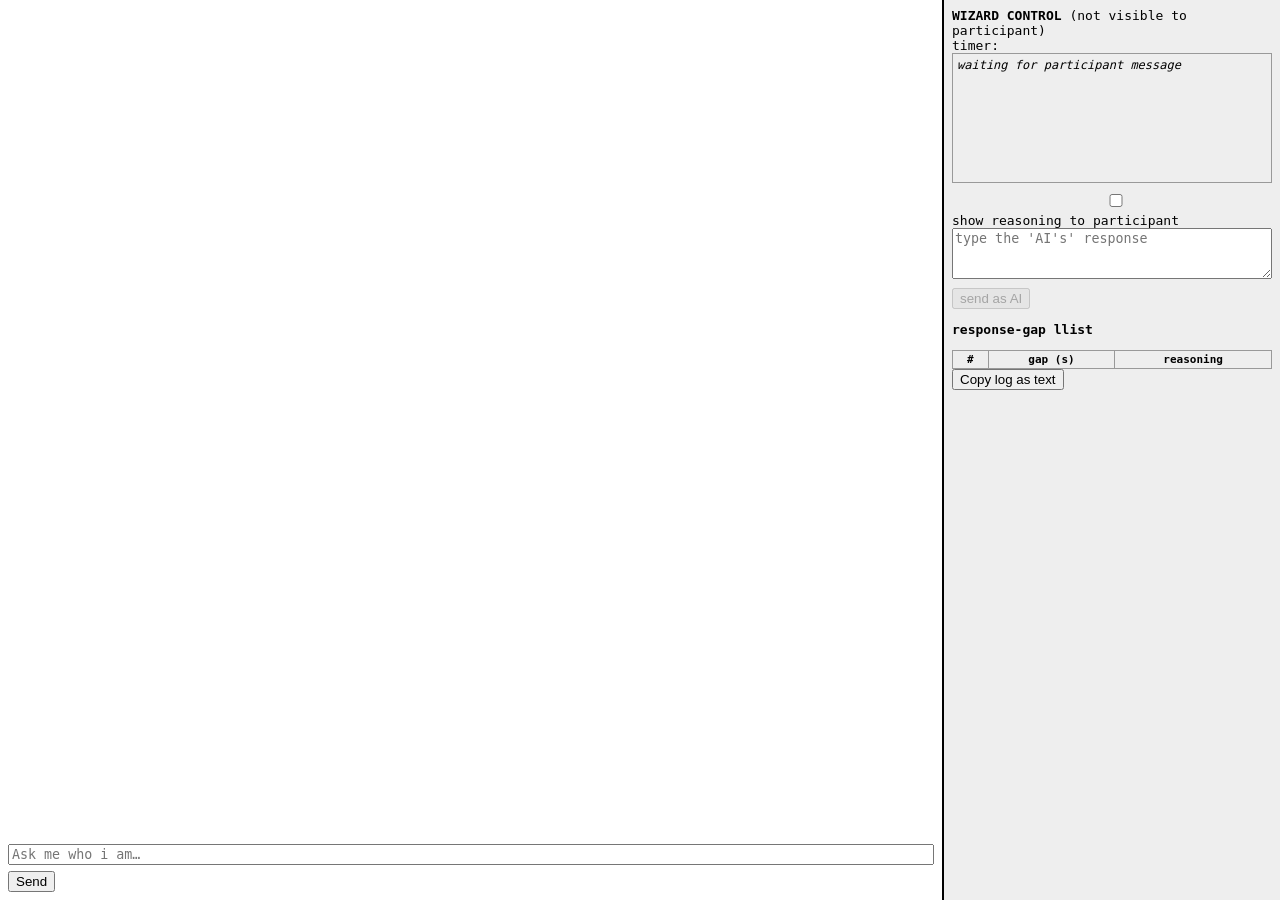
<file: index-proto1.html>
<!DOCTYPE html>
<html lang="en">
<head>
<meta charset="UTF-8">
<meta name="viewport" content="width=device-width, initial-scale=1, viewport-fit=cover">
<title>text chatbot (woz)</title>
<style>
  body {
    margin: 0;
    font-family: monospace;
    padding-top: env(safe-area-inset-top, 0px);
    padding-bottom: env(safe-area-inset-bottom, 0px);
  }
  #app {
    display: flex;
    height: 100vh;
  }
  #participant {
    flex: 1;
    display: flex;
    flex-direction: column;
    border-right: 2px solid black;
    padding: 8px;
  }
  #wizard {
    width: 320px;
    flex-shrink: 0;
    padding: 8px;
    background: #eee;
  }
  #participant-log {
    flex: 1;
    overflow-y: auto;
    margin-bottom: 8px;
  }
  .msg { margin: 6px 0; }
  .msg.user { text-align: right; }
  .msg.ai { text-align: left; }
  .reasoning { font-size: 11px; color: #555; font-style: italic; }
  .reasoning-step { margin-bottom: 6px; }
  .reasoning-step:last-child { margin-bottom: 0; }
  #wizard-queue {
    height: 120px;
    overflow-y: auto;
    border: 1px solid #999;
    margin-bottom: 8px;
    padding: 4px;
    font-size: 12px;
  }
  #wizard textarea, #wizard input, #participant input {
    width: 100%;
    font-family: monospace;
    box-sizing: border-box;
    margin-bottom: 6px;
  }
  table { width: 100%; font-size: 11px; border-collapse: collapse; }
  td, th { border: 1px solid #999; padding: 2px 4px; }
  #log-wrap { max-height: 150px; overflow-y: auto; }
</style>
</head>
<body>
<div id="app">

  <div id="participant">
    <div id="participant-log"></div>
    <div>
      <input id="participant-input" type="text" placeholder="Ask me who i am…" autocomplete="off" />
      <button id="participant-send">Send</button>
    </div>
  </div>

  <div id="wizard">
    <b>WIZARD CONTROL</b> (not visible to participant)<br>
    <div id="gap-timer">timer: </div>
    <div id="wizard-queue"><i>waiting for participant message</i></div>

    <label><input type="checkbox" id="reasoning-toggle"> show reasoning to participant</label>
    <textarea id="reasoning-field" placeholder="reasoning text — one step per line, shown above response, only if toggle is on" rows="2" style="display:none;"></textarea>
    <textarea id="response-field" placeholder="type the 'AI's' response" rows="3"></textarea>
    <button id="wizard-send" disabled>send as AI</button>

    <p><b>response-gap llist</b></p>
    <div id="log-wrap">
      <table>
        <thead><tr><th>#</th><th>gap (s)</th><th>reasoning</th></tr></thead>
        <tbody id="log-tbody"></tbody>
      </table>
    </div>
    <button id="copy-log-btn">Copy log as text</button>
  </div>

</div>

<script>
(function() {
  const participantLog = document.getElementById('participant-log');
  const participantInput = document.getElementById('participant-input');
  const participantSend = document.getElementById('participant-send');

  const wizardQueue = document.getElementById('wizard-queue');
  const gapTimerEl = document.getElementById('gap-timer');
  const reasoningToggle = document.getElementById('reasoning-toggle');
  const reasoningField = document.getElementById('reasoning-field');
  const responseField = document.getElementById('response-field');
  const wizardSend = document.getElementById('wizard-send');
  const logTbody = document.getElementById('log-tbody');
  const copyLogBtn = document.getElementById('copy-log-btn');

  let pendingSince = null;
  let tickHandle = null;
  let msgCounter = 0;
  let logRows = [];
  let reasoningSentUpTo = 0;
  let currentReasoningContainer = null;

  reasoningToggle.addEventListener('change', () => {
    reasoningField.style.display = reasoningToggle.checked ? 'block' : 'none';
  });

  reasoningField.addEventListener('input', flushReasoningLines);

  function fmtGap(ms) { return (ms / 1000).toFixed(1) + 's'; }

  function startTimer() {
    pendingSince = Date.now();
    if (tickHandle) clearInterval(tickHandle);
    tickHandle = setInterval(() => {
      gapTimerEl.textContent = 'gap: ' + fmtGap(Date.now() - pendingSince);
    }, 200);
  }

  function stopTimerAndLog(reasoningOn) {
    if (pendingSince === null) return;
    const gapMs = Date.now() - pendingSince;
    if (tickHandle) clearInterval(tickHandle);
    gapTimerEl.textContent = 'gap: —';
    pendingSince = null;
    msgCounter += 1;
    logRows.push({ n: msgCounter, gapSeconds: (gapMs / 1000).toFixed(1), reasoningOn });
    renderLog();
  }

  function renderLog() {
    logTbody.innerHTML = '';
    logRows.forEach(r => {
      const tr = document.createElement('tr');
      tr.innerHTML = '<td>' + r.n + '</td><td>' + r.gapSeconds + '</td><td>' + (r.reasoningOn ? 'on' : 'off') + '</td>';
      logTbody.appendChild(tr);
    });
  }

  function addParticipantBubble(text) {
    const row = document.createElement('div');
    row.className = 'msg user';
    row.textContent = text;
    participantLog.appendChild(row);
    participantLog.scrollTop = participantLog.scrollHeight;
  }

  function addAiBubble(text) {
    const row = document.createElement('div');
    row.className = 'msg ai';
    row.textContent = text;
    participantLog.appendChild(row);
    participantLog.scrollTop = participantLog.scrollHeight;
  }

  function addReasoningStep(step) {
    if (!currentReasoningContainer) {
      currentReasoningContainer = document.createElement('div');
      currentReasoningContainer.className = 'msg ai reasoning';
      participantLog.appendChild(currentReasoningContainer);
    }
    const stepEl = document.createElement('div');
    stepEl.className = 'reasoning-step';
    stepEl.textContent = step;
    currentReasoningContainer.appendChild(stepEl);
    participantLog.scrollTop = participantLog.scrollHeight;
  }

  function flushReasoningLines() {
    if (!reasoningToggle.checked) return;
    const unsent = reasoningField.value.slice(reasoningSentUpTo);
    const newlineIdx = unsent.lastIndexOf('\n');
    if (newlineIdx === -1) return;
    reasoningField.value.slice(reasoningSentUpTo, reasoningSentUpTo + newlineIdx)
      .split('\n').map(s => s.trim()).filter(Boolean)
      .forEach(addReasoningStep);
    reasoningSentUpTo += newlineIdx + 1;
  }

  function addQueueItem(text) {
    const empty = wizardQueue.querySelector('i');
    if (empty) empty.remove();
    const item = document.createElement('div');
    item.textContent = text;
    wizardQueue.appendChild(item);
    wizardQueue.scrollTop = wizardQueue.scrollHeight;
  }

  function sendParticipantMessage() {
    const text = participantInput.value.trim();
    if (!text) return;
    addParticipantBubble(text);
    addQueueItem(text);
    participantInput.value = '';
    reasoningField.value = '';
    reasoningSentUpTo = 0;
    currentReasoningContainer = null;
    startTimer();
    wizardSend.disabled = false;
  }

  function sendWizardResponse() {
    const text = responseField.value.trim();
    if (!text) return;
    const reasoningOn = reasoningToggle.checked;
    if (reasoningOn) {
      const leftover = reasoningField.value.slice(reasoningSentUpTo).trim();
      if (leftover) addReasoningStep(leftover);
    }
    addAiBubble(text);
    stopTimerAndLog(reasoningOn);
    responseField.value = '';
    reasoningField.value = '';
    reasoningSentUpTo = 0;
    currentReasoningContainer = null;
    wizardSend.disabled = true;
  }

  participantSend.addEventListener('click', sendParticipantMessage);
  participantInput.addEventListener('keydown', (e) => { if (e.key === 'Enter') sendParticipantMessage(); });

  wizardSend.addEventListener('click', sendWizardResponse);
  responseField.addEventListener('keydown', (e) => { if (e.key === 'Enter' && (e.metaKey || e.ctrlKey)) sendWizardResponse(); });

  copyLogBtn.addEventListener('click', async () => {
    const header = 'n\tgap_seconds\treasoning_on';
    const lines = logRows.map(r => r.n + '\t' + r.gapSeconds + '\t' + r.reasoningOn);
    const out = [header].concat(lines).join('\n');
    try {
      await navigator.clipboard.writeText(out);
      copyLogBtn.textContent = 'Copied.';
      setTimeout(() => { copyLogBtn.textContent = 'Copy log as text'; }, 1200);
    } catch (err) {
      copyLogBtn.textContent = 'Copy failed — select manually';
    }
  });
})();
</script>
</body>
</html>
</file>
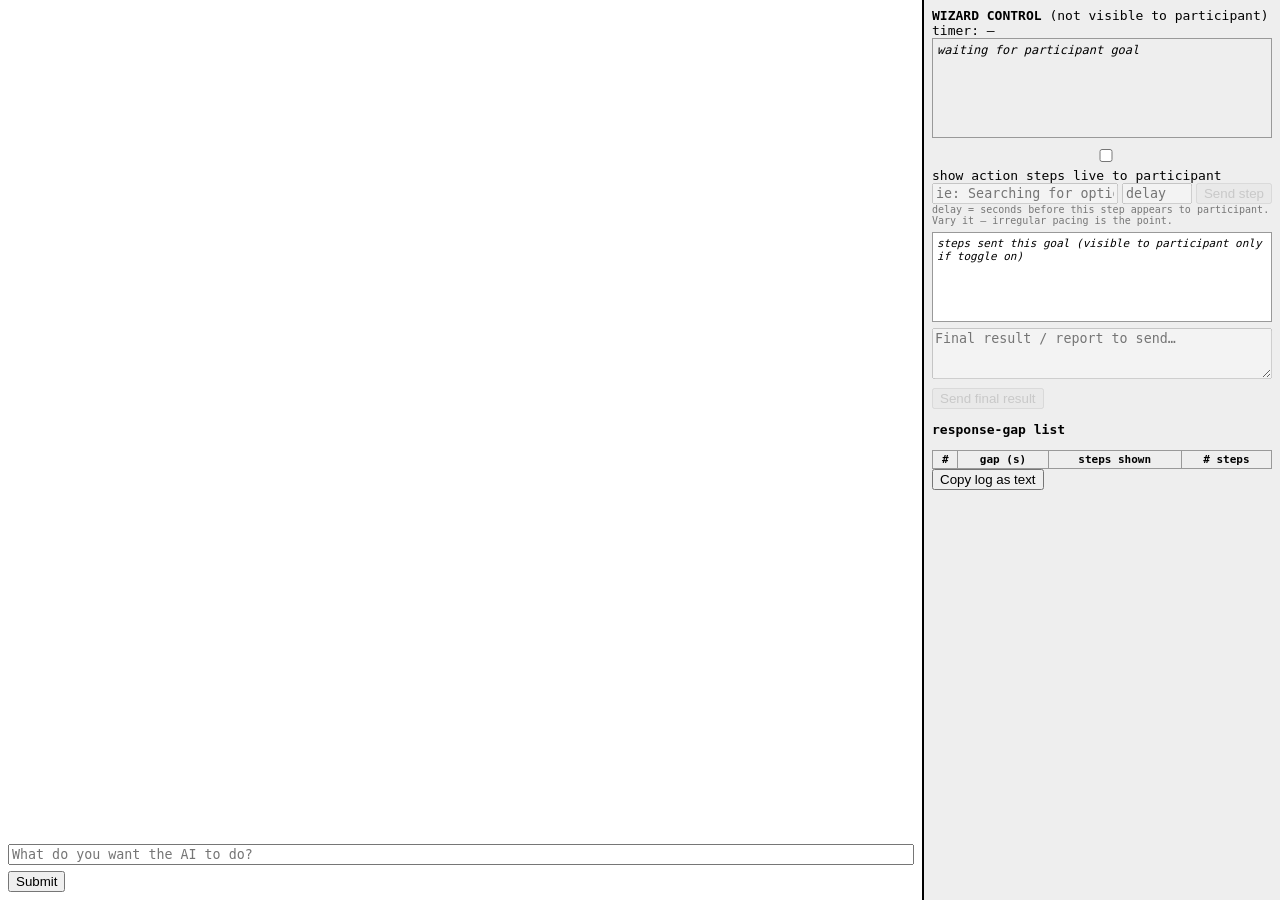
<file: index-proto2.html>
<!DOCTYPE html>
<html lang="en">
<head>
<meta charset="UTF-8">
<meta name="viewport" content="width=device-width, initial-scale=1, viewport-fit=cover">
<title>agentic (woz)</title>
<style>
  body {
    margin: 0;
    font-family: monospace;
    padding-top: env(safe-area-inset-top, 0px);
    padding-bottom: env(safe-area-inset-bottom, 0px);
  }
  #app {
    display: flex;
    height: 100vh;
  }
  #participant {
    flex: 1;
    display: flex;
    flex-direction: column;
    border-right: 2px solid black;
    padding: 8px;
  }
  #wizard {
    width: 340px;
    flex-shrink: 0;
    padding: 8px;
    background: #eee;
  }
  #participant-log {
    flex: 1;
    overflow-y: auto;
    margin-bottom: 8px;
  }
  .goal { margin: 12px 0 4px 0; font-weight: bold; }
  .step { margin: 8px 0 8px 12px; font-size: 12px; color: #444; }
  .result { margin: 4px 0 4px 12px; }
  #wizard textarea, #wizard input, #participant input {
    width: 100%;
    font-family: monospace;
    box-sizing: border-box;
    margin-bottom: 6px;
  }
  #wizard-queue {
    height: 90px;
    overflow-y: auto;
    border: 1px solid #999;
    margin-bottom: 8px;
    padding: 4px;
    font-size: 12px;
  }
  #steps-sent {
    height: 80px;
    overflow-y: auto;
    border: 1px solid #999;
    margin-bottom: 6px;
    padding: 4px;
    font-size: 11px;
    background: #fff;
  }
  table { width: 100%; font-size: 11px; border-collapse: collapse; }
  td, th { border: 1px solid #999; padding: 2px 4px; }
  #log-wrap { max-height: 140px; overflow-y: auto; }
  button:disabled { opacity: 0.5; }
</style>
</head>
<body>
<div id="app">

  <div id="participant">
    <div id="participant-log"></div>
    <div>
      <input id="goal-input" type="text" placeholder="What do you want the AI to do?" autocomplete="off" />
      <button id="goal-send">Submit</button>
      <div id="lock-note" style="font-size:11px;color:#666;display:none;">working — please wait…</div>
    </div>
  </div>

  <div id="wizard">
    <b>WIZARD CONTROL</b> (not visible to participant)<br>
    <div id="gap-timer">timer: —</div>
    <div id="wizard-queue"><i>waiting for participant goal</i></div>

    <label><input type="checkbox" id="steps-toggle"> show action steps live to participant</label>

    <div style="display:flex; gap:4px;">
      <input id="step-input" type="text" placeholder="ie: Searching for options…" disabled style="flex:1; margin-bottom:0;" />
      <input id="step-delay" type="number" placeholder="delay s" min="0" step="0.5" disabled style="width:70px; margin-bottom:0;" />
      <button id="step-send" disabled>Send step</button>
    </div>
    <div style="font-size:10px; color:#777; margin-bottom:6px;">delay = seconds before this step appears to participant. Vary it — irregular pacing is the point.</div>
    <div id="steps-sent"><i>steps sent this goal (visible to participant only if toggle on)</i></div>

    <textarea id="result-field" placeholder="Final result / report to send…" rows="3" disabled></textarea>
    <button id="result-send" disabled>Send final result</button>

    <p><b>response-gap list</b></p>
    <div id="log-wrap">
      <table>
        <thead><tr><th>#</th><th>gap (s)</th><th>steps shown</th><th># steps</th></tr></thead>
        <tbody id="log-tbody"></tbody>
      </table>
    </div>
    <button id="copy-log-btn">Copy log as text</button>
  </div>

</div>

<script>
(function() {
  const participantLog = document.getElementById('participant-log');
  const goalInput = document.getElementById('goal-input');
  const goalSend = document.getElementById('goal-send');

  const wizardQueue = document.getElementById('wizard-queue');
  const gapTimerEl = document.getElementById('gap-timer');
  const stepsToggle = document.getElementById('steps-toggle');
  const stepInput = document.getElementById('step-input');
  const stepDelay = document.getElementById('step-delay');
  const stepSend = document.getElementById('step-send');
  const goalInputLockNote = document.getElementById('lock-note');
  const stepsSentBox = document.getElementById('steps-sent');
  const resultField = document.getElementById('result-field');
  const resultSend = document.getElementById('result-send');
  const logTbody = document.getElementById('log-tbody');
  const copyLogBtn = document.getElementById('copy-log-btn');

  let pendingSince = null;
  let tickHandle = null;
  let goalCounter = 0;
  let stepCountThisGoal = 0;
  let currentGoalResultEl = null;
  let logRows = [];

  function fmtGap(ms) { return (ms / 1000).toFixed(1) + 's'; }

  function startTimer() {
    pendingSince = Date.now();
    if (tickHandle) clearInterval(tickHandle);
    tickHandle = setInterval(() => {
      gapTimerEl.textContent = 'gap: ' + fmtGap(Date.now() - pendingSince);
    }, 200);
  }

  function stopTimerAndLog(stepsShown, stepCount) {
    if (pendingSince === null) return;
    const gapMs = Date.now() - pendingSince;
    if (tickHandle) clearInterval(tickHandle);
    gapTimerEl.textContent = 'gap: —';
    pendingSince = null;
    goalCounter += 1;
    logRows.push({ n: goalCounter, gapSeconds: (gapMs / 1000).toFixed(1), stepsShown, stepCount });
    renderLog();
  }

  function renderLog() {
    logTbody.innerHTML = '';
    logRows.forEach(r => {
      const tr = document.createElement('tr');
      tr.innerHTML = '<td>' + r.n + '</td><td>' + r.gapSeconds + '</td><td>' + (r.stepsShown ? 'on' : 'off') + '</td><td>' + r.stepCount + '</td>';
      logTbody.appendChild(tr);
    });
  }

  function addGoalLine(text) {
    const row = document.createElement('div');
    row.className = 'goal';
    row.textContent = 'Goal: ' + text;
    participantLog.appendChild(row);
    participantLog.scrollTop = participantLog.scrollHeight;
  }

  function addStepLine(text) {
    const row = document.createElement('div');
    row.className = 'step';
    row.textContent = '– ' + text;
    participantLog.appendChild(row);
    participantLog.scrollTop = participantLog.scrollHeight;
  }

  function addResultLine(text) {
    const row = document.createElement('div');
    row.className = 'result';
    row.textContent = 'Result: ' + text;
    participantLog.appendChild(row);
    participantLog.scrollTop = participantLog.scrollHeight;
  }

  function addQueueItem(text) {
    const empty = wizardQueue.querySelector('i');
    if (empty) empty.remove();
    const item = document.createElement('div');
    item.textContent = text;
    wizardQueue.appendChild(item);
    wizardQueue.scrollTop = wizardQueue.scrollHeight;
  }

  function addStepsSentLine(text) {
    const empty = stepsSentBox.querySelector('i');
    if (empty) empty.remove();
    const item = document.createElement('div');
    item.textContent = text;
    stepsSentBox.appendChild(item);
    stepsSentBox.scrollTop = stepsSentBox.scrollHeight;
  }

  function resetStepsSentBox() {
    stepsSentBox.innerHTML = '<i>steps sent this goal (visible to participant only if toggle on)</i>';
  }

  function submitGoal() {
    const text = goalInput.value.trim();
    if (!text) return;
    addGoalLine(text);
    addQueueItem(text);
    goalInput.value = '';
    goalInput.disabled = true;
    goalSend.disabled = true;
    goalInputLockNote.style.display = 'block';
    startTimer();
    stepCountThisGoal = 0;
    resetStepsSentBox();
    stepInput.disabled = false;
    stepDelay.disabled = false;
    stepSend.disabled = false;
    resultField.disabled = false;
    resultSend.disabled = false;
  }

  function sendStep() {
    const text = stepInput.value.trim();
    if (!text) return;
    const delaySec = parseFloat(stepDelay.value) || 0;
    stepCountThisGoal += 1;
    addStepsSentLine(text + (delaySec ? '  (+' + delaySec + 's)' : ''));
    if (stepsToggle.checked) {
      setTimeout(() => { addStepLine(text); }, delaySec * 1000);
    }
    stepInput.value = '';
    stepDelay.value = '';
  }

  function sendResult() {
    const text = resultField.value.trim();
    if (!text) return;
    addResultLine(text);
    stopTimerAndLog(stepsToggle.checked, stepCountThisGoal);
    resultField.value = '';
    stepInput.disabled = true;
    stepDelay.disabled = true;
    stepSend.disabled = true;
    resultField.disabled = true;
    resultSend.disabled = true;
    goalInput.disabled = false;
    goalSend.disabled = false;
    goalInputLockNote.style.display = 'none';
  }

  goalSend.addEventListener('click', submitGoal);
  goalInput.addEventListener('keydown', (e) => { if (e.key === 'Enter') submitGoal(); });

  stepSend.addEventListener('click', sendStep);
  stepInput.addEventListener('keydown', (e) => { if (e.key === 'Enter') sendStep(); });

  resultSend.addEventListener('click', sendResult);

  copyLogBtn.addEventListener('click', async () => {
    const header = 'n\tgap_seconds\tsteps_shown\tstep_count';
    const lines = logRows.map(r => r.n + '\t' + r.gapSeconds + '\t' + r.stepsShown + '\t' + r.stepCount);
    const out = [header].concat(lines).join('\n');
    try {
      await navigator.clipboard.writeText(out);
      copyLogBtn.textContent = 'Copied.';
      setTimeout(() => { copyLogBtn.textContent = 'Copy log as text'; }, 1200);
    } catch (err) {
      copyLogBtn.textContent = 'Copy failed — select manually';
    }
  });
})();
</script>
</body>
</html>
</file>
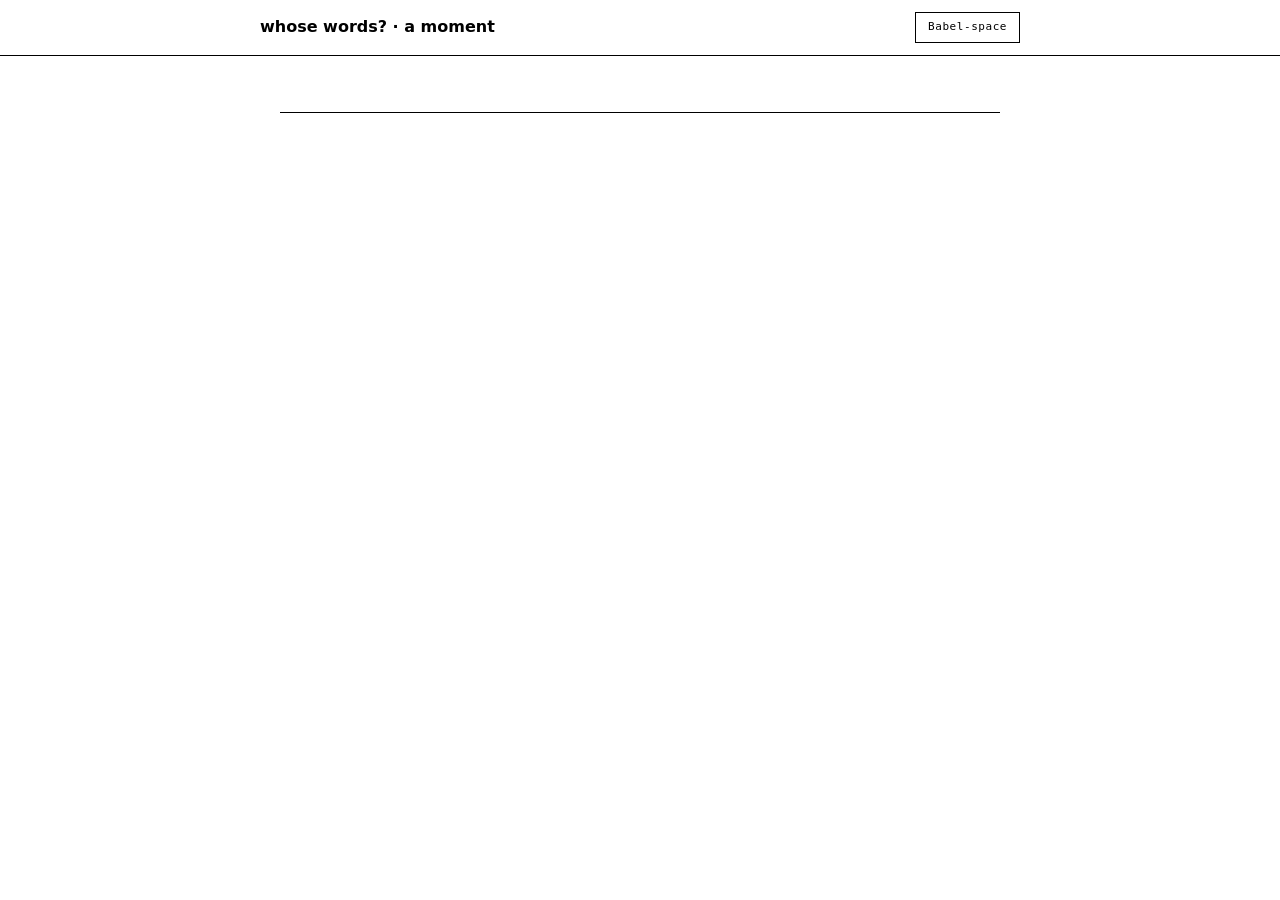
<file: whose-words/static/moment.html>
<!doctype html>
<html lang="en">
<head>
<meta charset="utf-8">
<meta name="viewport" content="width=device-width, initial-scale=1, viewport-fit=cover">
<title>whose words? · a moment</title>
<!-- A moment taken away on a USB stick: fully offline, nothing loads from the internet. -->
<style>
:root{
  --bg:#FFFFFF; --ink:#000000; --soft:#5A5A5A; --faint:#8A8A8A; --hair:#D6D6D6; --hatch:#D0D0D0; --graphite:#8A8A8A; --far:#FF3B30;
  --sans:system-ui, -apple-system, "Segoe UI", Helvetica, Arial, sans-serif;
  --mono:ui-monospace, "SF Mono", Menlo, Consolas, monospace;
  color-scheme:light;
}
*,*::before,*::after{box-sizing:border-box}
html,body{margin:0;height:100%}
body{background:var(--bg);color:var(--ink);font:16px/1.5 var(--sans);-webkit-font-smoothing:antialiased;display:flex;flex-direction:column}
button{font:inherit;color:inherit}
:focus-visible{outline:2px solid var(--ink);outline-offset:2px}
.mono{font-family:var(--mono);font-size:11px;letter-spacing:.05em}

/* header: the name and the one big gesture */
header{border-bottom:1px solid var(--ink);padding:12px 20px}
.top{max-width:760px;margin:0 auto;display:flex;align-items:center;gap:16px}
.top h1{font-size:16px;font-weight:600;margin:0;flex:1}
.walls-btn{border:1px solid var(--ink);background:none;padding:6px 12px;cursor:pointer;font-family:var(--mono);font-size:11px;letter-spacing:.05em;white-space:nowrap}
.walls-btn[aria-pressed=true]{background:var(--ink);color:var(--bg)}
.babel-line{max-width:760px;margin:8px auto 0;font-size:13px;color:var(--soft)}

main{flex:1;overflow-y:auto}
.col{max-width:760px;margin:0 auto;padding:28px 20px 40px;display:flex;flex-direction:column;gap:40px}

/* a turn: the question, then the reply drawn as a corridor */
.ask{margin-left:auto;width:fit-content;max-width:80%;text-align:right;margin-bottom:30px}
.ask .who{color:var(--faint)}
.ask p{margin:2px 0 0;font-size:17px;padding:8px 12px;border:1px solid var(--ink);display:inline-block;text-align:left}

.reply{position:relative}
.text{font-size:21px;line-height:2.85;margin:0;padding:0 2px}
/* one token, with a highlighter stroke in the ink of whoever's words carried it */
.w{display:inline-block;position:relative;white-space:pre;line-height:1.25;cursor:pointer;--h:14px;
   background-image:linear-gradient(transparent 52%, var(--mark, transparent) 52%, var(--mark, transparent) 92%, transparent 92%)}
/* walls sit at an even distance on every line; where other words were open, the wall breaks into openings */
.w::before,.w::after{content:"";position:absolute;left:0;right:0;height:1px;background:var(--wall, var(--ink));transition:transform .5s ease, opacity .4s}
.w::before{top:calc(-1 * var(--h))}
.w::after{bottom:calc(-1 * var(--h))}
.w:hover,.w.on{background-color:#F0F0F0}
.w.picked{outline:1px solid var(--ink);outline-offset:2px}
/* a fork: someone's words turned the path here. A notch cut through the top wall, in their ink. */
.w .notch{position:absolute;left:-1px;top:calc(-1 * var(--h) - 9px);width:3px;height:calc(var(--h) + 9px);background:var(--c)}
.w .notch::after{content:"";position:absolute;left:-3px;top:-6px;border:4.5px solid transparent;border-top:6px solid var(--c)}


/* shared inspector pieces: the hover card and the sidebar use the same parts */
.lbl{font-family:var(--mono);font-size:11px;letter-spacing:.05em;color:var(--faint);margin:0 0 4px}
.big{font-size:28px;font-weight:600;line-height:1.1;margin:0 0 6px;letter-spacing:-.01em;white-space:pre-wrap;word-break:break-word}
.meta{font-size:13px;color:var(--soft);margin:0}
.bar{display:flex;height:10px;margin:10px 0 6px;outline:1px solid var(--ink)}
.bar span{background:var(--c);min-width:2px}
.shares{list-style:none;padding:0;margin:0;font-size:14px}
.shares li{display:flex;justify-content:space-between;gap:12px;padding:1px 0}
.sw{display:inline-block;width:14px;height:4px;background:var(--c);vertical-align:middle;margin-right:6px;outline:1px solid var(--ink)}
.sec{font-family:var(--mono);font-size:11px;letter-spacing:.05em;color:var(--faint);margin:14px 0 4px;font-weight:400}
table{border-collapse:collapse;width:100%;font-size:13.5px}
td,th{text-align:left;padding:2px 8px 2px 0;vertical-align:top}
th{font-weight:400;color:var(--faint)}
.flip{font-weight:600}
.turn .row{display:grid;grid-template-columns:auto 1fr;gap:10px;align-items:baseline;font-size:14px}
.turn .ctx{color:var(--faint)}
.turn .alone b{font-weight:600;text-decoration:line-through;text-decoration-thickness:1px;color:var(--soft)}
.turn .took b{font-weight:600;background:linear-gradient(transparent 55%, color-mix(in srgb, var(--c) 70%, transparent) 55%)}
.flag{font-size:13px;margin:10px 0 0;padding:7px 9px;border:1px solid var(--ink)}

/* the hover card: above the word in focus, transparent to the mouse so it never blocks words under it */
.hc{position:absolute;z-index:3;display:none;pointer-events:none;padding:11px 13px 12px;background:var(--bg);border:1px solid var(--ink);
    width:330px;max-width:92%;color:var(--soft)}
.hc.show{display:block}
.hc.simple{width:max-content;max-width:min(380px, 92%);font-size:14px;padding:9px 12px 10px}
.hc.simple b{color:var(--ink);font-weight:600}
.hc .hint{font-size:12px;color:var(--faint);margin:10px 0 0}
.hc .more{font-size:12px;color:var(--faint)}

/* the sidebar: hidden until a word is clicked */
.side{position:fixed;top:0;right:0;bottom:0;width:min(400px, 100%);background:var(--bg);border-left:1px solid var(--ink);z-index:10;
      transform:translateX(102%);transition:transform .25s ease;display:flex;flex-direction:column}
.side.open{transform:none}
.side .bar-top{display:flex;align-items:center;justify-content:space-between;border-bottom:1px solid var(--ink);padding:10px 14px}
.side .close{background:none;border:1px solid var(--ink);width:30px;height:30px;cursor:pointer}
.side .body{overflow-y:auto;padding:16px;flex:1}
.nb{list-style:none;padding:0;margin:0}
.nb li{padding:7px 0 7px 12px;border-top:1px solid var(--hair);position:relative;font-size:13.5px}
.nb li::before{content:"";position:absolute;left:0;top:9px;bottom:9px;width:3px;background:var(--c)}
.nb li.other{opacity:.6}
.nb .src{font-weight:600;font-size:13px}
.nb mark{background:color-mix(in srgb, var(--c) 40%, transparent);color:inherit}

/* under each reply: the fare, who shaped it, the crowd */
.foot{display:flex;flex-wrap:wrap;align-items:center;gap:10px 24px;margin-top:16px;font-size:13px;color:var(--soft)}
.told{margin:0;font-size:15px;line-height:1.6;color:var(--soft);max-width:62ch;flex-basis:100%}
.told .nm{color:var(--ink);background:linear-gradient(transparent 58%, color-mix(in srgb, var(--c) 60%, transparent) 58%)}
.fare{background:none;border:0;padding:0;font:inherit;color:inherit;text-align:left;cursor:pointer;text-decoration:underline dotted;text-underline-offset:3px}
.fare:hover{color:var(--ink)}
.linkish{background:none;border:0;padding:0;cursor:pointer;text-decoration:underline;color:var(--soft);font-size:13px}
.crowd{margin-top:14px;padding:10px 0 0 12px;border-left:2px solid var(--hair)}
.crowd p{margin:4px 0 0;font-size:17px;line-height:1.7;color:var(--soft);padding-bottom:2px;
  background:var(--stripes) left bottom / 100% 2px no-repeat;display:inline}
.crowd[hidden]{display:none}

/* Babel: the walls open, the measure lifts, and the reply dissolves into one of all possible texts */
body.babel .text{background:repeating-linear-gradient(45deg, var(--hatch) 0 1px, transparent 1px 7px)}
body.babel .w::before{transform:translateY(-18px);opacity:0}
body.babel .w::after{transform:translateY(18px);opacity:0}
body.babel .w{background-image:none;color:var(--faint)}
body.babel .notch{display:none}

/* the moment: the address and its readings */
.moment{border-bottom:1px solid var(--ink);padding-bottom:28px}
.moment .mono{margin:0}
.addr{font-family:var(--mono);font-size:56px;font-weight:700;letter-spacing:.08em;margin:2px 0 6px;line-height:1.1;word-break:break-all}
.addr.small{font-size:22px;margin:4px 0 0}
.readings{display:grid;gap:16px;margin:18px 0}
.readings > div{border-left:2px solid var(--ink);padding:2px 0 2px 12px}
.readings p{margin:4px 0 0;font-size:16px;line-height:1.6}
.readings .diverge{font-weight:400;background:color-mix(in srgb, var(--hatch) 60%, transparent)}

/* composer */
.dock{border-top:1px solid var(--ink);padding:12px 20px calc(14px + env(safe-area-inset-bottom,0px))}
.dock .inner{max-width:760px;margin:0 auto}
.composer{display:flex;border:1px solid var(--ink)}
.composer textarea{flex:1;border:0;resize:none;padding:11px 12px;min-height:46px;font:inherit;outline:none}
.composer button{width:46px;border:0;border-left:1px solid var(--ink);background:var(--ink);color:var(--bg);cursor:pointer}
.as{margin-top:6px;color:var(--faint)}
.note{max-width:760px;margin:0 auto;color:var(--faint);font-size:12px;padding:0 20px 8px}

@media (max-width: 600px){
  .text{font-size:19px;line-height:2.7}
  .ask{max-width:92%}
}
@media (prefers-reduced-motion: reduce){ .w::before,.w::after,.side{transition:none} }
</style>
</head>
<body>
<header>
  <div class="top">
    <h1>whose words? · a moment</h1>
    <button class="walls-btn" id="walls" type="button" aria-pressed="false">Babel-space</button>
  </div>
  <p class="babel-line" id="babelLine" hidden></p>
</header>

<main id="main"><div class="col" id="log"><section class="moment" id="moment"></section></div></main>



<aside class="side" id="side" aria-label="Word details" aria-hidden="true">
  <div class="bar-top"><span class="mono">word</span><button class="close" id="sideClose" type="button" aria-label="Close">✕</button></div>
  <div class="body" id="sideBody"></div>
</aside>

<script>
const DATA = __DATA__;
const MOMENT = __MOMENT__;
const INKS = ["#6EC6FF","#FF8FC7","#7EE0A1","#FFD166","#B39DFF","#FFA06B","#5FD3D0","#FF7A85"];
const V = 262145, inks = {};
const ink = u => u === "parametric" ? "var(--graphite)" : (inks[u] = inks[u] || INKS[Object.keys(inks).length % INKS.length]);
const label = u => u === "parametric" ? "The model itself" : u;
const esc = s => String(s).replace(/[&<>"]/g, c => ({"&":"&amp;","<":"&lt;",">":"&gt;",'"':"&quot;"}[c]));
const show = s => esc((s.trim() || s).replace(/\n/g, "⏎"));
const pct = x => (x * 100 >= 10 || x === 0 ? Math.round(x * 100) : (x * 100).toFixed(1)) + "%";
const bits = p => -Math.log2(Math.max(p, 1e-300));
const fmt = b => (b >= 100 ? Math.round(b) : b.toFixed(1)) + " bits";
const peopleOf = sh => Object.entries(sh).filter(([u]) => u !== "parametric").sort((a,b) => b[1]-a[1]);
const peopleShare = s => peopleOf(s.sh).reduce((t,[,v]) => t+v, 0);
// A word people influenced: a visible share of its probability came from them, or their words turned the path here.
const influenced = s => peopleShare(s) >= 0.05 || (s.alone != null && peopleOf(s.sh).length > 0);
const isFork = s => s.alone != null && peopleOf(s.sh).length > 0;

// Walls: solid where only one word was really possible; broken into openings as more words were open
// (log scale, fully broken at 100 or more). Babel, where all 262,145 are open, is the "Babel-space" view.
function wall(open){
  const g = open <= 1 ? 0 : 0.18 + 0.67 * Math.min(1, Math.log(open) / Math.log(100)), dash = (8 * (1 - g)).toFixed(1);
  return g ? `repeating-linear-gradient(to right, var(--ink) 0 ${dash}px, transparent ${dash}px 8px)` : "var(--ink)";
}
function mark(s){
  // A highlighter stroke in the ink of whoever's words carried most of this word, stronger the bigger the people's share.
  const share = peopleShare(s);
  return share < 0.05 ? "transparent" : `color-mix(in srgb, ${ink(peopleOf(s.sh)[0][0])} ${Math.round(25 + 60 * share)}%, transparent)`;
}
// Replies use markdown; show it as plain prose: drop bold markers, turn list stars into bullets.
const plain = part => part.replace(/\*\*/g, "").replace(/^(\s*)\*(\s)/, "$1•$2");
function noise(word, seed){ let s = seed * 7919 + 17, o = ""; for (const ch of word){ s = (s * 48271) % 2147483647; o += /\s/.test(ch) ? ch : "abcdefghijklmnopqrstuvwxyz,. "[s % 29] } return o }

// ---------- the pieces both inspectors use ----------
const sharesSorted = s => Object.entries(s.sh).sort((a,b) => a[0] === "parametric" ? -1 : b[0] === "parametric" ? 1 : b[1]-a[1]);
const bar = s => `<div class="bar">${sharesSorted(s).map(([u,v]) => `<span style="--c:${ink(u)};flex:${v}" title="${esc(label(u))} ${pct(v)}"></span>`).join("")}</div>`;
const shareRows = rows => `<ul class="shares">${rows.map(([u,v]) => `<li><span><span class="sw" style="--c:${ink(u)}"></span>${esc(label(u))}</span><span>${pct(v)}</span></li>`).join("")}</ul>`;
function cfRows(s, n){
  // "Without each person", most consequential first: the biggest drop, and anyone whose removal changes the word.
  const rows = Object.entries(s.cf).map(([u, [pc, top, flips]]) => ({u, pc, top, flips, d: s.p - pc}))
    .sort((a,b) => (b.flips - a.flips) || (b.d - a.d));
  const shown = n ? rows.filter(r => r.flips || Math.abs(r.d) >= 0.005).slice(0, n) : rows;
  if (!shown.length) return "";
  return `<table><tr><th>Removed</th><th>This word</th><th>Would write</th></tr>${shown.map(r =>
    `<tr><td><span class="sw" style="--c:${ink(r.u)}"></span>${esc(r.u)}</td><td>${pct(s.p)} to ${pct(r.pc)}</td><td class="${r.flips ? "flip" : ""}">${show(r.top)}${r.flips ? " (changes)" : ""}</td></tr>`).join("")}</table>`;
}
function turnRows(steps, i){
  // The turn, side by side: a few words of context, then what the model alone would have said and what was said.
  const s = steps[i], ctx = esc(steps.slice(Math.max(0, i - 4), i).map(x => x.t).join("").replace(/\n/g, " ").trimStart());
  const people = peopleOf(s.sh), names = people.slice(0, 2).map(([u]) => esc(u)).join(" and ");
  return `<div class="turn"><div class="row alone"><span class="mono">model alone</span><span><span class="ctx">…${ctx}</span><b>${esc(s.alone)}</b></span></div>
    <div class="row took" style="--c:${ink(people[0][0])}"><span class="mono">with ${names}</span><span><span class="ctx">…${ctx}</span><b>${esc(s.t)}</b></span></div></div>`;
}
const chosenLine = s => `Chosen with probability ${pct(s.p)}, a price of ${fmt(bits(s.p))}. The model alone gave it ${pct(s.plm)}.`;
function alternatives(s){
  const alts = s.doors.filter(d => d[1] >= 0.02).map(d => `“${show(d[0])}”`);
  return s.open <= 1 || !alts.length ? "No other word was really possible here."
    : `It could also have been ${alts.length > 1 ? alts.slice(0, -1).join(", ") + " or " + alts[alts.length-1] : alts[0]}${s.open - 1 > alts.length ? `, among ${s.open - 1} other words` : ""}.`;
}

// ---------- hover card ----------
function hoverCard(steps, i){
  const s = steps[i];
  if (!influenced(s)) return {simple: true, html: `<b>${show(s.t)}</b> is the model's own word. ${alternatives(s)} It cost ${fmt(bits(s.p))}. <span class="more">Click the word for more.</span>`};
  // Like the inspector, but only the most influential: the model plus the top two people, and the three removals that matter most.
  const rows = sharesSorted(s), top = rows.slice(0, 3), rest = rows.length - top.length;
  const cf = cfRows(s, 3);
  return {simple: false, html: `<p class="lbl">${isFork(s) ? "the path turned here" : "from memory"}</p>
    <p class="big">${show(s.t)}</p>
    ${isFork(s) ? turnRows(steps, i) : `<p class="meta">${chosenLine(s)}</p>`}
    ${bar(s)}${shareRows(top)}${rest > 0 ? `<p class="meta">and ${rest} more</p>` : ""}
    ${cf ? `<p class="sec">without each person</p>${cf}` : ""}
    <p class="hint">Click the word for the full breakdown.</p>`};
}

// ---------- sidebar: the full breakdown, only after a click ----------
function sidebar(a, steps, i){
  const s = steps[i], others = peopleOf(s.sh).filter(([u]) => u !== a.who);
  let h = `<p class="lbl">${isFork(s) ? "from memory · the path turned here" : "from memory"}</p><p class="big">${show(s.t)}</p>
    <p class="meta">${chosenLine(s)} ${s.open} word${s.open === 1 ? "" : "s"} held 95% of the odds here.</p>
    ${isFork(s) ? `<div style="margin-top:10px">${turnRows(steps, i)}</div>` : ""}
    ${bar(s)}${shareRows(sharesSorted(s))}
    <p class="meta" style="margin-top:6px">These shares are exact: the word's probability is a sum of the model's part and each stored text's part.</p>`;
  if (others.length) h += `<p class="flag" style="border-color:var(--hair)">Found by <b>${esc(a.who)}</b>: their question is what pulled ${others.map(([u]) => esc(u) + "'s").join(", ")} words off the shelf here.</p>`;
  if (s.weak) h += `<p class="flag">The closest stored text was far from this context (${s.near}× the typical distance). Retrieval matches by similarity, not by truth.</p>`;
  h += `<p class="sec">without each person</p>${cfRows(s, 0) || `<p class="meta">No one's removal changes this word.</p>`}<p class="meta">Same sentence so far, that person's texts removed, the rest re-searched.</p>`;
  h += `<p class="sec">stored texts it matched</p><ul class="nb">${s.nb.map(n => {
    const tag = n.ok ? "Pointed to this word" : n.f ? `Pointed to “${show(n.v)}”, ruled out: the model alone didn't find it fluent here` : `Pointed to “${show(n.v)}” instead`;
    return `<li class="${n.ok ? "" : "other"}" style="--c:${ink(n.u)}"><span class="src">${esc(n.u)}</span><br><span class="meta">${tag}. Weight ${pct(n.w)}.</span></li>` }).join("")}</ul><p class="meta" style="margin-top:6px">Their words stayed at the installation: only names and weights travel on the stick.</p>`;
  h += `<p class="sec">top choices</p><table><tr><th>Model alone</th><th>With the stream</th></tr>${s.lm5.map((x, j) =>
    `<tr><td>${show(x[0])} <span class="meta">${pct(x[1])}</span></td><td>${show(s.fin5[j][0])} <span class="meta">${pct(s.fin5[j][1])}</span></td></tr>`).join("")}</table>`;
  return h;
}
const side = document.getElementById("side");
function openSide(html){ document.getElementById("sideBody").innerHTML = html; side.classList.add("open"); side.setAttribute("aria-hidden", "false") }
function closeSide(){ side.classList.remove("open"); side.setAttribute("aria-hidden", "true"); document.querySelectorAll(".w.picked").forEach(w => w.classList.remove("picked")) }
document.getElementById("sideClose").onclick = closeSide;
document.addEventListener("keydown", e => { if (e.key === "Escape") closeSide() });

// ---------- a turn ----------
function turn(a, n){
  // trim at the first markdown list so the sketch shows prose
  const steps = a.steps;
  const box = document.createElement("section");
  box.innerHTML = `<div class="ask"><span class="who mono">${esc(a.who)}</span><br><p>${esc(a.q)}</p></div>`;
  const reply = document.createElement("div"); reply.className = "reply";
  const text = document.createElement("p"); text.className = "text";
  steps.forEach((s, i) => {
    s.t.split("\n").forEach((raw, j) => {
      if (j) text.appendChild(document.createElement("br"));
      const part = plain(raw);
      if (!part) return;
      if (!part.trim()){ text.appendChild(document.createTextNode(part)); return }
      const w = document.createElement("span"); w.className = "w"; w.textContent = part; w.dataset.i = i;
      w.dataset.word = part; w.dataset.noise = noise(part, n * 1000 + i);
      w.style.setProperty("--wall", wall(s.open));
      w.style.setProperty("--mark", mark(s));
      w.tabIndex = 0;
      if (j === 0 && isFork(s)){
        const k = document.createElement("i"); k.className = "notch"; k.style.setProperty("--c", ink(peopleOf(s.sh)[0][0]));
        k.setAttribute("aria-hidden", "true"); w.appendChild(k); w.classList.add("fork");
        w.setAttribute("aria-label", `${part}: the path turned here`);
      }
      text.appendChild(w);
    });
  });
  const hc = document.createElement("div"); hc.className = "hc"; hc.setAttribute("role", "status");
  reply.append(text, hc);

  const babel = () => document.body.classList.contains("babel");
  const focus = w => {
    reply.querySelectorAll(".w.on").forEach(x => x.classList.remove("on"));
    hc.classList.remove("show");
    if (!w || babel()) return;
    w.classList.add("on");
    const {simple, html} = hoverCard(steps, +w.dataset.i);
    hc.className = "hc" + (simple ? " simple" : ""); hc.innerHTML = html; hc.classList.add("show");
    // Above the word, clear of its wall and notch; below it when there's no room above in the window.
    const r = w.getBoundingClientRect(), R = reply.getBoundingClientRect(), h = hc.offsetHeight;
    hc.style.left = Math.max(0, Math.min(r.left - R.left - 12, R.width - hc.offsetWidth)) + "px";
    const top = document.getElementById("main").getBoundingClientRect().top;
    hc.style.top = (r.top - h - 26 > top ? r.top - R.top - h - 26 : r.bottom - R.top + 22) + "px";
  };
  const pick = w => {
    if (babel()) return;
    document.querySelectorAll(".w.picked").forEach(x => x.classList.remove("picked"));
    w.classList.add("picked");
    openSide(sidebar(a, steps, +w.dataset.i));
  };
  text.addEventListener("mouseover", e => { const w = e.target.closest(".w"); if (w) focus(w) });
  text.addEventListener("focusin", e => { const w = e.target.closest(".w"); if (w) focus(w) });
  text.addEventListener("click", e => { const w = e.target.closest(".w"); if (w){ focus(w); pick(w) } });
  text.addEventListener("keydown", e => { const w = e.target.closest(".w"); if (w && (e.key === "Enter" || e.key === " ")){ e.preventDefault(); pick(w) } });
  reply.addEventListener("mouseleave", () => focus(null));

  // foot: one plain sentence (who shaped it, what the question cost and bought), then the user-trained response
  const who = {}; steps.forEach(s => Object.entries(s.sh).forEach(([u,v]) => { if (u !== "parametric") who[u] = (who[u] || 0) + v }));
  const shaped = Object.entries(who).sort((x,y) => y[1]-x[1]);
  const names = shaped.map(([u]) => `<span class="nm" style="--c:${ink(u)}">${esc(u)}</span>`);
  const list = names.length > 1 ? names.slice(0, -1).join(", ") + " and " + names[names.length - 1] : names[0];
  const foot = document.createElement("div"); foot.className = "foot";
  foot.innerHTML = `<p class="told">${shaped.length ? `Shaped by ${list}.` : "No one's words here, only the model's."}
    <button class="fare" type="button">Your question cost ${Math.round(a.spent)} bits to ask, and made this reply ${Math.round(Math.abs(a.bought))} bits ${a.bought >= 0 ? "easier" : "harder"} to find.</button></p>
    <button class="linkish" type="button">see fully user-trained response</button>`;
  const stripes = a.adapters.map((u,k) => `${ink(u)} ${k*4}px ${(k+1)*4}px`).join(",");
  const crowd = document.createElement("div"); crowd.className = "crowd"; crowd.hidden = true;
  crowd.innerHTML = `<span class="mono">fully user-trained response: everyone's training, averaged, so it can't be split by person</span><br><p style="--stripes:repeating-linear-gradient(90deg, ${stripes})">${esc(a.crowd.split("\n")[0].slice(0, 260))}…</p>`;
  const hear = foot.querySelector(".linkish");
  hear.onclick = () => { crowd.hidden = false; hear.remove() };
  foot.querySelector(".fare").onclick = () => openSide(`<p class="lbl">market prices</p><p class="big">${(a.bought / a.spent).toFixed(1)}× return</p>
    <p class="meta">Your question cost <b>${fmt(a.spent)}</b> to reach. After it, this reply cost ${fmt(a.with)}; after an empty question, ${fmt(a.without)}. So it saved the reply <b>${fmt(a.bought)}</b>. In Babel this reply costs ${fmt(a.babel)}, whatever you ask: a prompt is a short address that works because human writing has already made most of the trip cheap.</p>`);
  reply.append(foot, crowd);
  box.appendChild(reply);
  return box;
}

function babelLine(){
  // Exponent for the longer of the replies on the page: how many texts of that length Babel holds.
  const n = Math.max(...[...document.querySelectorAll(".text")].map(t => new Set([...t.querySelectorAll(".w")].map(w => w.dataset.i)).size));
  return `In Babel-space, every one of ${V.toLocaleString()} words is equally likely at each step. A reply of ${n} words becomes one of about 10<sup>${Math.round(n * Math.log10(V))}</sup> texts of its length, all equally likely, and none of them anyone's.`;
}

function renderMoment(){
  const M = MOMENT, r = M.readings;
  // where the model-alone reading leaves the reply: the fork the stream made
  let k = 0; while (k < r.stream.length && r.stream[k] === r.alone[k]) k++;
  const split = (t, n) => `${esc(t.slice(0, n))}<b class="diverge">${esc(t.slice(n))}</b>`;
  document.getElementById("moment").innerHTML = `
    <p class="mono">taken ${esc(M.taken)} · by ${esc(M.by)} · the stream held ${M.stream_messages} messages from ${M.stream_people} people</p>
    <p class="mono" style="margin-top:18px">this stick holds an address, not the reply</p>
    <p class="addr">${esc(M.address.replace(/ /g, "_"))}</p>
    <p class="meta">${M.address_chars} character${M.address_chars === 1 ? "" : "s"} of the Library of Babel's alphabet, about ${Math.round(M.address_bits)} bits. In Babel, with no weighting, this reply's address is the reply itself: ${M.babel_chars} characters, about ${Math.round(M.babel_bits)} bits.</p>
    <div class="readings">
      <div><span class="mono">read with the stream as it was</span><p>${esc(r.stream)}</p></div>
      <div><span class="mono">read with the model alone, no one's words</span><p>${split(r.alone, k)}</p></div>
      <div><span class="mono">read in Babel, with no weighting</span><p class="addr small">${esc(r.babel.replace(/ /g, "_"))}</p></div>
    </div>
    <p class="meta">One address, three readings. The words aren't stored anywhere: they're found again each time, and what you find depends on the weighting everyone's writing made. Below, the reply as it was found, word by word.</p>`;
}
renderMoment();
DATA.forEach((a, n) => document.getElementById("log").appendChild(turn(a, n)));

document.getElementById("walls").onclick = e => {
  const on = !document.body.classList.contains("babel");
  document.body.classList.toggle("babel", on);
  e.currentTarget.setAttribute("aria-pressed", String(on));
  document.querySelectorAll(".w").forEach(w => w.firstChild.nodeValue = on ? w.dataset.noise : w.dataset.word);
  const line = document.getElementById("babelLine"); line.hidden = !on; if (on) line.innerHTML = babelLine();
  document.querySelectorAll(".hc").forEach(h => h.classList.remove("show"));
  closeSide();
};
</script>

</body>
</html>
</file>
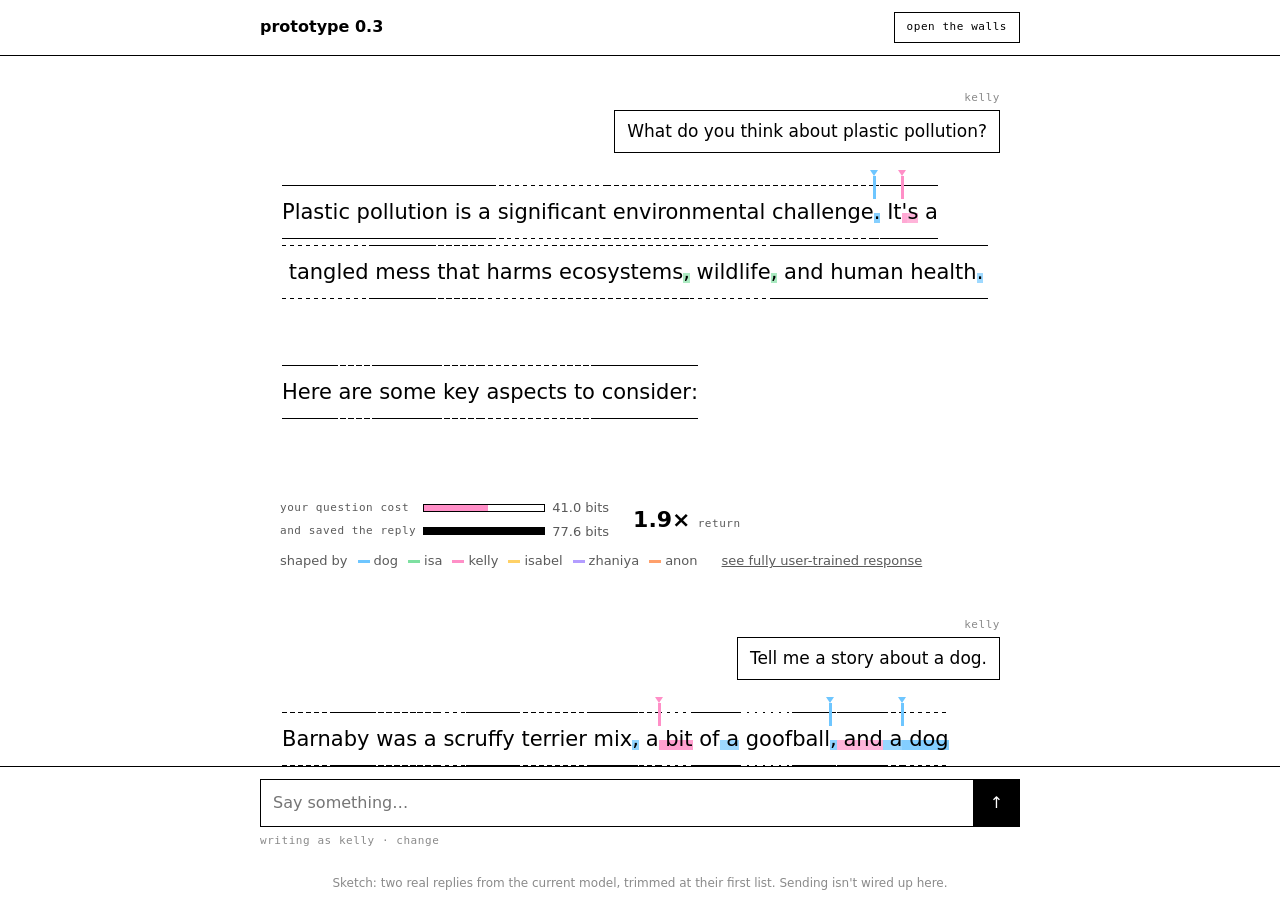
<file: whose-words/static/sketch.html>
<!doctype html>
<html lang="en">
<head>
<meta charset="utf-8">
<meta name="viewport" content="width=device-width, initial-scale=1, viewport-fit=cover">
<title>prototype 0.3 · sketch</title>
<!-- A static design sketch: two real replies captured from the server, no live model. Open /sketch?feedback to annotate. -->
<script type="importmap">{"imports":{
  "react":"https://esm.sh/react@18.3.1",
  "react/jsx-runtime":"https://esm.sh/react@18.3.1/jsx-runtime",
  "react-dom":"https://esm.sh/react-dom@18.3.1",
  "react-dom/client":"https://esm.sh/react-dom@18.3.1/client",
  "agentation":"https://esm.sh/agentation@3.1.2?external=react,react-dom"
}}</script>
<style>
:root{
  --bg:#FFFFFF; --ink:#000000; --soft:#5A5A5A; --faint:#8A8A8A; --hair:#D6D6D6; --hatch:#D0D0D0; --graphite:#8A8A8A; --far:#FF3B30;
  --sans:system-ui, -apple-system, "Segoe UI", Helvetica, Arial, sans-serif;
  --mono:ui-monospace, "SF Mono", Menlo, Consolas, monospace;
  color-scheme:light;
}
*,*::before,*::after{box-sizing:border-box}
html,body{margin:0;height:100%}
body{background:var(--bg);color:var(--ink);font:16px/1.5 var(--sans);-webkit-font-smoothing:antialiased;display:flex;flex-direction:column}
button{font:inherit;color:inherit}
:focus-visible{outline:2px solid var(--ink);outline-offset:2px}
.mono{font-family:var(--mono);font-size:11px;letter-spacing:.05em}

/* header: the name and the one big gesture */
header{border-bottom:1px solid var(--ink);padding:12px 20px}
.top{max-width:760px;margin:0 auto;display:flex;align-items:center;gap:16px}
.top h1{font-size:16px;font-weight:600;margin:0;flex:1}
.walls-btn{border:1px solid var(--ink);background:none;padding:6px 12px;cursor:pointer;font-family:var(--mono);font-size:11px;letter-spacing:.05em;white-space:nowrap}
.walls-btn[aria-pressed=true]{background:var(--ink);color:var(--bg)}
.babel-line{max-width:760px;margin:8px auto 0;font-size:13px;color:var(--soft)}

main{flex:1;overflow-y:auto}
.col{max-width:760px;margin:0 auto;padding:28px 20px 40px;display:flex;flex-direction:column;gap:40px}

/* a turn: the question, then the reply drawn as a corridor */
.ask{margin-left:auto;width:fit-content;max-width:80%;text-align:right;margin-bottom:30px}
.ask .who{color:var(--faint)}
.ask p{margin:2px 0 0;font-size:17px;padding:8px 12px;border:1px solid var(--ink);display:inline-block;text-align:left}

.reply{position:relative}
.text{font-size:21px;line-height:2.85;margin:0;padding:0 2px}
/* one token, with a highlighter stroke in the ink of whoever's words carried it */
.w{display:inline-block;position:relative;white-space:pre;line-height:1.25;cursor:pointer;--h:14px;
   background-image:linear-gradient(transparent 52%, var(--mark, transparent) 52%, var(--mark, transparent) 92%, transparent 92%)}
/* walls sit at an even distance on every line; where other words were open, the wall breaks into openings */
.w::before,.w::after{content:"";position:absolute;left:0;right:0;height:1px;background:var(--wall, var(--ink));transition:transform .5s ease, opacity .4s}
.w::before{top:calc(-1 * var(--h))}
.w::after{bottom:calc(-1 * var(--h))}
.w:hover,.w.on{background-color:#F0F0F0}
.w.picked{outline:1px solid var(--ink);outline-offset:2px}
/* a fork: someone's words turned the path here. A notch cut through the top wall, in their ink. */
.w .notch{position:absolute;left:-1px;top:calc(-1 * var(--h) - 9px);width:3px;height:calc(var(--h) + 9px);background:var(--c)}
.w .notch::after{content:"";position:absolute;left:-3px;top:-6px;border:4.5px solid transparent;border-top:6px solid var(--c)}


/* shared inspector pieces: the hover card and the sidebar use the same parts */
.lbl{font-family:var(--mono);font-size:11px;letter-spacing:.05em;color:var(--faint);margin:0 0 4px}
.big{font-size:28px;font-weight:600;line-height:1.1;margin:0 0 6px;letter-spacing:-.01em;white-space:pre-wrap;word-break:break-word}
.meta{font-size:13px;color:var(--soft);margin:0}
.bar{display:flex;height:10px;margin:10px 0 6px;outline:1px solid var(--ink)}
.bar span{background:var(--c);min-width:2px}
.shares{list-style:none;padding:0;margin:0;font-size:14px}
.shares li{display:flex;justify-content:space-between;gap:12px;padding:1px 0}
.sw{display:inline-block;width:14px;height:4px;background:var(--c);vertical-align:middle;margin-right:6px;outline:1px solid var(--ink)}
.sec{font-family:var(--mono);font-size:11px;letter-spacing:.05em;color:var(--faint);margin:14px 0 4px;font-weight:400}
table{border-collapse:collapse;width:100%;font-size:13.5px}
td,th{text-align:left;padding:2px 8px 2px 0;vertical-align:top}
th{font-weight:400;color:var(--faint)}
.flip{font-weight:600}
.turn .row{display:grid;grid-template-columns:auto 1fr;gap:10px;align-items:baseline;font-size:14px}
.turn .ctx{color:var(--faint)}
.turn .alone b{font-weight:600;text-decoration:line-through;text-decoration-thickness:1px;color:var(--soft)}
.turn .took b{font-weight:600;background:linear-gradient(transparent 55%, color-mix(in srgb, var(--c) 70%, transparent) 55%)}
.flag{font-size:13px;margin:10px 0 0;padding:7px 9px;border:1px solid var(--ink)}

/* the hover card: above the word in focus, transparent to the mouse so it never blocks words under it */
.hc{position:absolute;z-index:3;display:none;pointer-events:none;padding:11px 13px 12px;background:var(--bg);border:1px solid var(--ink);
    width:330px;max-width:92%;color:var(--soft)}
.hc.show{display:block}
.hc.simple{width:max-content;max-width:min(380px, 92%);font-size:14px;padding:9px 12px 10px}
.hc.simple b{color:var(--ink);font-weight:600}
.hc .hint{font-size:12px;color:var(--faint);margin:10px 0 0}
.hc .more{font-size:12px;color:var(--faint)}

/* the sidebar: hidden until a word is clicked */
.side{position:fixed;top:0;right:0;bottom:0;width:min(400px, 100%);background:var(--bg);border-left:1px solid var(--ink);z-index:10;
      transform:translateX(102%);transition:transform .25s ease;display:flex;flex-direction:column}
.side.open{transform:none}
.side .bar-top{display:flex;align-items:center;justify-content:space-between;border-bottom:1px solid var(--ink);padding:10px 14px}
.side .close{background:none;border:1px solid var(--ink);width:30px;height:30px;cursor:pointer}
.side .body{overflow-y:auto;padding:16px;flex:1}
.nb{list-style:none;padding:0;margin:0}
.nb li{padding:7px 0 7px 12px;border-top:1px solid var(--hair);position:relative;font-size:13.5px}
.nb li::before{content:"";position:absolute;left:0;top:9px;bottom:9px;width:3px;background:var(--c)}
.nb li.other{opacity:.6}
.nb .src{font-weight:600;font-size:13px}
.nb mark{background:color-mix(in srgb, var(--c) 40%, transparent);color:inherit}

/* under each reply: the fare, who shaped it, the crowd */
.foot{display:flex;flex-wrap:wrap;align-items:center;gap:10px 24px;margin-top:16px;font-size:13px;color:var(--soft)}
.fare{display:grid;grid-template-columns:auto 120px auto;gap:4px 8px;align-items:center;background:none;border:0;padding:0;cursor:pointer;text-align:left}
.fare .fb{height:6px;outline:1px solid var(--ink);position:relative}
.fare .fb span{position:absolute;inset:0 auto 0 0;background:var(--c)}
.lev{font-size:22px;font-weight:600;color:var(--ink);line-height:1}
.lev small{font-weight:400;color:var(--soft)}
.people{display:flex;flex-wrap:wrap;gap:4px 10px;align-items:center}
.dot{display:inline-block;width:12px;height:3px;background:var(--c);vertical-align:middle;margin-right:4px}
.linkish{background:none;border:0;padding:0;cursor:pointer;text-decoration:underline;color:var(--soft);font-size:13px}
.crowd{margin-top:14px;padding:10px 0 0 12px;border-left:2px solid var(--hair)}
.crowd p{margin:4px 0 0;font-size:17px;line-height:1.7;color:var(--soft);padding-bottom:2px;
  background:var(--stripes) left bottom / 100% 2px no-repeat;display:inline}
.crowd[hidden]{display:none}

/* Babel: the walls open, the measure lifts, and the reply dissolves into one of all possible texts */
body.babel .text{background:repeating-linear-gradient(45deg, var(--hatch) 0 1px, transparent 1px 7px)}
body.babel .w::before{transform:translateY(-18px);opacity:0}
body.babel .w::after{transform:translateY(18px);opacity:0}
body.babel .w{background-image:none;color:var(--faint)}
body.babel .notch{display:none}

/* composer */
.dock{border-top:1px solid var(--ink);padding:12px 20px calc(14px + env(safe-area-inset-bottom,0px))}
.dock .inner{max-width:760px;margin:0 auto}
.composer{display:flex;border:1px solid var(--ink)}
.composer textarea{flex:1;border:0;resize:none;padding:11px 12px;min-height:46px;font:inherit;outline:none}
.composer button{width:46px;border:0;border-left:1px solid var(--ink);background:var(--ink);color:var(--bg);cursor:pointer}
.as{margin-top:6px;color:var(--faint)}
.note{max-width:760px;margin:0 auto;color:var(--faint);font-size:12px;padding:0 20px 8px}

@media (max-width: 600px){
  .text{font-size:19px;line-height:2.7}
  .ask{max-width:92%}
}
@media (prefers-reduced-motion: reduce){ .w::before,.w::after,.side{transition:none} }
</style>
</head>
<body>
<header>
  <div class="top">
    <h1>prototype 0.3</h1>
    <button class="walls-btn" id="walls" type="button" aria-pressed="false">open the walls</button>
  </div>
  <p class="babel-line" id="babelLine" hidden></p>
</header>

<main id="main"><div class="col" id="log"></div></main>

<div class="dock">
  <div class="inner">
    <div class="composer"><textarea rows="1" placeholder="Say something…" aria-label="Message"></textarea><button type="button" aria-label="Send">↑</button></div>
    <p class="as mono">writing as kelly · change</p>
  </div>
</div>
<p class="note">Sketch: two real replies from the current model, trimmed at their first list. Sending isn't wired up here.</p>

<aside class="side" id="side" aria-label="Word details" aria-hidden="true">
  <div class="bar-top"><span class="mono">word</span><button class="close" id="sideClose" type="button" aria-label="Close">✕</button></div>
  <div class="body" id="sideBody"></div>
</aside>

<script>
const DATA = [{"q":"What do you think about plastic pollution?","who":"kelly","steps":[{"t":"Plastic","p":0.9999,"plm":0.9999,"open":1,"sh":{"parametric":1.0},"doors":[["The",0.0,null],["I",0.0,null],["plastic",0.0,null]],"alone":null,"weak":true,"near":4.3,"cf":{"Binna":[0.9999,"Plastic",false],"Emma":[0.9999,"Plastic",false],"Joe":[0.9999,"Plastic",false],"anon":[0.9999,"Plastic",false],"ayo":[0.9999,"Plastic",false],"dog":[0.9999,"Plastic",false],"fany":[0.9999,"Plastic",false],"isa":[0.9999,"Plastic",false],"isabel":[0.9999,"Plastic",false],"kelly":[0.9999,"Plastic",false],"radhika":[0.9999,"Plastic",false],"testing":[0.9999,"Plastic",false],"zhaniya":[0.9999,"Plastic",false]},"nb":[{"u":"Emma","v":"where","b":"","a":" can i get a box of watermelon coconut w","w":0.0,"ok":false,"f":true,"d":4.3},{"u":"Joe","v":"yes","b":"","a":". Do you not have opinions on this?","w":0.0,"ok":false,"f":true,"d":4.3},{"u":"zhaniya","v":"what","b":"","a":" are the best movies to watch with frien","w":0.0,"ok":false,"f":true,"d":4.3},{"u":"Binna","v":"I","b":"","a":" fell last weekend, and my hip hurts. so","w":0.0,"ok":false,"f":true,"d":4.3},{"u":"dog","v":"my","b":"","a":" dog ate the queen of england, help are ","w":0.0,"ok":false,"f":true,"d":4.3},{"u":"isa","v":"this","b":"","a":" is correct","w":0.0,"ok":false,"f":true,"d":4.3},{"u":"fany","v":"i","b":"","a":" like kelly","w":0.0,"ok":false,"f":true,"d":4.3},{"u":"testing","v":"what","b":"","a":" is infinity","w":0.0,"ok":false,"f":true,"d":4.3}],"lm5":[["Plastic",1.0],["The",0.0],["I",0.0],["plastic",0.0],[" plastica",0.0]],"fin5":[["Plastic",1.0],["The",0.0],["I",0.0],["plastic",0.0],[" plastica",0.0]]},{"t":" pollution","p":1.0,"plm":1.0,"open":1,"sh":{"parametric":1.0},"doors":[[" is",0.0,null],[" waste",0.0,null],[" has",0.0,null]],"alone":null,"weak":true,"near":3.3,"cf":{"Binna":[1.0," pollution",false],"Emma":[1.0," pollution",false],"Joe":[1.0," pollution",false],"anon":[1.0," pollution",false],"ayo":[1.0," pollution",false],"dog":[1.0," pollution",false],"fany":[1.0," pollution",false],"isa":[1.0," pollution",false],"isabel":[1.0," pollution",false],"kelly":[1.0," pollution",false],"radhika":[1.0," pollution",false],"testing":[1.0," pollution",false],"zhaniya":[1.0," pollution",false]},"nb":[{"u":"kelly","v":"?","b":"what is plastic","a":"","w":0.0,"ok":false,"f":true,"d":3.3},{"u":"radhika","v":"?","b":"what is adult money","a":"","w":0.0,"ok":false,"f":true,"d":7.4},{"u":"isa","v":",","b":"contemplation","a":" im just a girl, many things, chilly, sp","w":0.0,"ok":false,"f":true,"d":7.5},{"u":"testing","v":"?","b":"what is infinity","a":"","w":0.0,"ok":false,"f":true,"d":7.6},{"u":"testing","v":"?","b":"what is infinity","a":"","w":0.0,"ok":false,"f":true,"d":7.6},{"u":"zhaniya","v":"?","b":"what is kelly's favorite food","a":"","w":0.0,"ok":false,"f":true,"d":7.7},{"u":"Joe","v":"?","b":"Why are you asking me questions to my questions","a":" Are you not meant to answer my inquiry?","w":0.0,"ok":false,"f":true,"d":7.7},{"u":"dog","v":".","b":"The dinosaurs are dead. The dinosaurs were killed. My dog ate them","a":"","w":0.0,"ok":false,"f":true,"d":7.7}],"lm5":[[" pollution",1.0],[" is",0.0],[" waste",0.0],[" has",0.0],[" Pollution",0.0]],"fin5":[[" pollution",1.0],[" is",0.0],[" waste",0.0],[" has",0.0],[" Pollution",0.0]]},{"t":" is","p":0.9998,"plm":0.9998,"open":1,"sh":{"parametric":1.0},"doors":[[" poses",0.0,null],[" has",0.0,null],[" in",0.0,null]],"alone":null,"weak":true,"near":7.2,"cf":{"Binna":[0.9998," is",false],"Emma":[0.9998," is",false],"Joe":[0.9998," is",false],"anon":[0.9998," is",false],"ayo":[0.9998," is",false],"dog":[0.9998," is",false],"fany":[0.9998," is",false],"isa":[0.9998," is",false],"isabel":[0.9998," is",false],"kelly":[0.9998," is",false],"radhika":[0.9998," is",false],"testing":[0.9998," is",false],"zhaniya":[0.9998," is",false]},"nb":[{"u":"kelly","v":"?","b":"what is plastic","a":"","w":0.0,"ok":false,"f":true,"d":7.2},{"u":"Binna","v":" I","b":"sometime","a":"'m not capable of  certain mobilities","w":0.0,"ok":false,"f":true,"d":7.3},{"u":"isa","v":",","b":"contemplation","a":" im just a girl, many things, chilly, sp","w":0.0,"ok":false,"f":true,"d":7.3},{"u":"fany","v":" pollute","b":"i hate it","a":" the earth","w":0.0,"ok":false,"f":true,"d":7.3},{"u":"kelly","v":"?","b":"is there happiness in the world","a":"","w":0.0,"ok":false,"f":true,"d":7.3},{"u":"dog","v":" are","b":"The dinosaurs","a":" dead. The dinosaurs were killed. My dog","w":0.0,"ok":false,"f":true,"d":7.4},{"u":"dog","v":".","b":"The dinosaurs are dead","a":" The dinosaurs were killed. My dog ate t","w":0.0,"ok":false,"f":true,"d":7.4},{"u":"isa","v":" me","b":"meow meow","a":"ow","w":0.0,"ok":false,"f":true,"d":7.6}],"lm5":[[" is",1.0],[" poses",0.0],[" has",0.0],[" in",0.0],[" presents",0.0]],"fin5":[[" is",1.0],[" poses",0.0],[" has",0.0],[" in",0.0],[" presents",0.0]]},{"t":" a","p":0.9986,"plm":0.9986,"open":1,"sh":{"parametric":1.0},"doors":[[" an",0.001,null],[" one",0.0,null],[" of",0.0,null]],"alone":null,"weak":true,"near":6.3,"cf":{"Binna":[0.9986," a",false],"Emma":[0.9986," a",false],"Joe":[0.9986," a",false],"anon":[0.9986," a",false],"ayo":[0.9986," a",false],"dog":[0.9986," a",false],"fany":[0.9986," a",false],"isa":[0.9986," a",false],"isabel":[0.9986," a",false],"kelly":[0.9986," a",false],"radhika":[0.9986," a",false],"testing":[0.9986," a",false],"zhaniya":[0.9986," a",false]},"nb":[{"u":"dog","v":" dead","b":"The dinosaurs are","a":". The dinosaurs were killed. My dog ate ","w":0.0,"ok":false,"f":true,"d":6.3},{"u":"dog","v":".","b":"The dinosaurs are dead","a":" The dinosaurs were killed. My dog ate t","w":0.0,"ok":false,"f":true,"d":8.5},{"u":"Binna","v":" I","b":"sometime","a":"'m not capable of  certain mobilities","w":0.0,"ok":false,"f":true,"d":8.6},{"u":"Binna","v":".","b":"sure,,","a":" hmmm this is my personal remedy. reach ","w":0.0,"ok":false,"f":true,"d":8.7},{"u":"isa","v":"?","b":"meowmeow","a":"","w":0.0,"ok":false,"f":true,"d":8.8},{"u":"isa","v":" me","b":"meow meow","a":"ow","w":0.0,"ok":false,"f":true,"d":8.9},{"u":"fany","v":" pollute","b":"i hate it","a":" the earth","w":0.0,"ok":false,"f":true,"d":8.9},{"u":"isa","v":"me","b":"meow","a":"ow?","w":0.0,"ok":false,"f":true,"d":9.0}],"lm5":[[" a",0.999],[" an",0.001],[" one",0.0],[" of",0.0],[" something",0.0]],"fin5":[[" a",0.999],[" an",0.001],[" one",0.0],[" of",0.0],[" something",0.0]]},{"t":" significant","p":0.6062,"plm":0.6062,"open":6,"sh":{"parametric":1.0},"doors":[[" serious",0.222,null],[" complex",0.045,null],[" pressing",0.039,null]],"alone":null,"weak":true,"near":9.5,"cf":{"Binna":[0.6062," significant",false],"Emma":[0.6062," significant",false],"Joe":[0.6062," significant",false],"anon":[0.6062," significant",false],"ayo":[0.6062," significant",false],"dog":[0.6062," significant",false],"fany":[0.6062," significant",false],"isa":[0.6062," significant",false],"isabel":[0.6062," significant",false],"kelly":[0.6062," significant",false],"radhika":[0.6062," significant",false],"testing":[0.6062," significant",false],"zhaniya":[0.6062," significant",false]},"nb":[{"u":"dog","v":" dead","b":"The dinosaurs are","a":". The dinosaurs were killed. My dog ate ","w":0.0,"ok":false,"f":true,"d":9.5},{"u":"isa","v":"?","b":"meowmeow","a":"","w":0.0,"ok":false,"f":true,"d":9.7},{"u":"Binna","v":" I","b":"sometime","a":"'m not capable of  certain mobilities","w":0.0,"ok":false,"f":true,"d":9.7},{"u":"isa","v":"me","b":"meow","a":"ow?","w":0.0,"ok":false,"f":true,"d":9.8},{"u":"isa","v":" is","b":"meow","a":" on my mind","w":0.0,"ok":false,"f":true,"d":9.8},{"u":"isa","v":" me","b":"meow","a":"ow meow","w":0.0,"ok":false,"f":true,"d":9.8},{"u":"Binna","v":".","b":"sure,,","a":" hmmm this is my personal remedy. reach ","w":0.0,"ok":false,"f":true,"d":9.9},{"u":"isa","v":" me","b":"meow meow","a":"ow","w":0.0,"ok":false,"f":true,"d":9.9}],"lm5":[[" significant",0.606],[" serious",0.222],[" complex",0.045],[" pressing",0.039],[" massive",0.025]],"fin5":[[" significant",0.606],[" serious",0.222],[" complex",0.045],[" pressing",0.039],[" massive",0.025]]},{"t":" environmental","p":0.6848,"plm":0.6848,"open":4,"sh":{"parametric":1.0},"doors":[[" issue",0.197,null],[" global",0.055,null],[" and",0.041,null]],"alone":null,"weak":true,"near":8.9,"cf":{"Binna":[0.6848," environmental",false],"Emma":[0.6848," environmental",false],"Joe":[0.6848," environmental",false],"anon":[0.6848," environmental",false],"ayo":[0.6848," environmental",false],"dog":[0.6848," environmental",false],"fany":[0.6848," environmental",false],"isa":[0.6848," environmental",false],"isabel":[0.6848," environmental",false],"kelly":[0.6848," environmental",false],"radhika":[0.6848," environmental",false],"testing":[0.6848," environmental",false],"zhaniya":[0.6848," environmental",false]},"nb":[{"u":"dog","v":".","b":"The dinosaurs are dead","a":" The dinosaurs were killed. My dog ate t","w":0.0,"ok":false,"f":true,"d":8.9},{"u":"isa","v":"?","b":"meowmeow","a":"","w":0.0,"ok":false,"f":true,"d":8.9},{"u":"kelly","v":" i","b":"personally","a":" don't think happiness is easily attaina","w":0.0,"ok":false,"f":true,"d":9.0},{"u":"fany","v":" pollute","b":"i hate it","a":" the earth","w":0.0,"ok":false,"f":true,"d":9.0},{"u":"isa","v":" me","b":"meow meow","a":"ow","w":0.0,"ok":false,"f":true,"d":9.0},{"u":"Joe","v":"?","b":"Why are you asking me questions to my questions","a":" Are you not meant to answer my inquiry?","w":0.0,"ok":false,"f":true,"d":9.1},{"u":"kelly","v":"?","b":"is there happiness in the world","a":"","w":0.0,"ok":false,"f":true,"d":9.1},{"u":"dog","v":" dead","b":"The dinosaurs are","a":". The dinosaurs were killed. My dog ate ","w":0.0,"ok":false,"f":true,"d":9.1}],"lm5":[[" environmental",0.685],[" issue",0.197],[" global",0.055],[" and",0.041],[" problem",0.015]],"fin5":[[" environmental",0.685],[" issue",0.197],[" global",0.055],[" and",0.041],[" problem",0.015]]},{"t":" challenge","p":0.8505,"plm":0.8505,"open":3,"sh":{"parametric":1.0},"doors":[[" issue",0.079,null],[" problem",0.063,null],[" concern",0.007,null]],"alone":null,"weak":true,"near":9.0,"cf":{"Binna":[0.8505," challenge",false],"Emma":[0.8505," challenge",false],"Joe":[0.8505," challenge",false],"anon":[0.8505," challenge",false],"ayo":[0.8505," challenge",false],"dog":[0.8505," challenge",false],"fany":[0.8505," challenge",false],"isa":[0.8505," challenge",false],"isabel":[0.8505," challenge",false],"kelly":[0.8505," challenge",false],"radhika":[0.8505," challenge",false],"testing":[0.8505," challenge",false],"zhaniya":[0.8505," challenge",false]},"nb":[{"u":"kelly","v":" i","b":"personally","a":" don't think happiness is easily attaina","w":0.0,"ok":false,"f":true,"d":9.0},{"u":"zhaniya","v":"?","b":"what is kelly's favorite food","a":"","w":0.0,"ok":false,"f":true,"d":9.0},{"u":"fany","v":" pollute","b":"i hate it","a":" the earth","w":0.0,"ok":false,"f":true,"d":9.0},{"u":"kelly","v":"?","b":"what is plastic","a":"","w":0.0,"ok":false,"f":true,"d":9.1},{"u":"isa","v":"?","b":"meowmeow","a":"","w":0.0,"ok":false,"f":true,"d":9.1},{"u":"Binna","v":".","b":"sure,,","a":" hmmm this is my personal remedy. reach ","w":0.0,"ok":false,"f":true,"d":9.1},{"u":"isa","v":" me","b":"meow meow","a":"ow","w":0.0,"ok":false,"f":true,"d":9.1},{"u":"kelly","v":"?","b":"is there happiness in the world","a":"","w":0.0,"ok":false,"f":true,"d":9.1}],"lm5":[[" challenge",0.85],[" issue",0.079],[" problem",0.063],[" concern",0.007],[" crisis",0.0]],"fin5":[[" challenge",0.85],[" issue",0.079],[" problem",0.063],[" concern",0.007],[" crisis",0.0]]},{"t":".","p":0.7172,"plm":0.0575,"open":4,"sh":{"parametric":0.024,"dog":0.976},"doors":[[" with",0.16,null],[",",0.07,null],[" that",0.037,null]],"alone":" with","weak":true,"near":6.6,"cf":{"Binna":[0.7172,".",false],"Emma":[0.7172,".",false],"Joe":[0.5698,".",false],"anon":[0.7172,".",false],"ayo":[0.7172,".",false],"dog":[0.3646,",",true],"fany":[0.7172,".",false],"isa":[0.7172,".",false],"isabel":[0.7172,".",false],"kelly":[0.7172,".",false],"radhika":[0.7172,".",false],"testing":[0.7172,".",false],"zhaniya":[0.7172,".",false]},"nb":[{"u":"dog","v":".","b":"The dinosaurs are dead","a":" The dinosaurs were killed. My dog ate t","w":0.704,"ok":true,"f":false,"d":6.6},{"u":"Joe","v":"?","b":"What do you think about the state of the world","a":"","w":0.0,"ok":false,"f":true,"d":6.6},{"u":"Joe","v":"?","b":"What do you think about the state of the world","a":"","w":0.0,"ok":false,"f":true,"d":6.6},{"u":"kelly","v":"?","b":"is there happiness in the world","a":"","w":0.0,"ok":false,"f":true,"d":6.9},{"u":"Binna","v":" now","b":"hey you are clearly unwell","a":"","w":0.0,"ok":false,"f":true,"d":7.1},{"u":"Joe","v":" to","b":"Why are you asking me questions","a":" my questions? Are you not meant to answ","w":0.0,"ok":false,"f":true,"d":7.1},{"u":"fany","v":" pollute","b":"i hate it","a":" the earth","w":0.0,"ok":false,"f":true,"d":7.2},{"u":"dog","v":".","b":"The dinosaurs are dead. The dinosaurs were killed. My dog ate them","a":"","w":0.296,"ok":true,"f":false,"d":7.4}],"lm5":[[" with",0.534],[",",0.234],[" that",0.124],[".",0.057],[" and",0.032]],"fin5":[[".",0.717],[" with",0.16],[",",0.07],[" that",0.037],[" and",0.01]]},{"t":" It","p":0.9818,"plm":0.9818,"open":1,"sh":{"parametric":1.0},"doors":[[" Its",0.015,null],[" ",0.001,null],[" While",0.001,null]],"alone":null,"weak":true,"near":4.6,"cf":{"Binna":[0.9818," It",false],"Emma":[0.9818," It",false],"Joe":[0.9818," It",false],"anon":[0.9818," It",false],"ayo":[0.9818," It",false],"dog":[0.9818," It",false],"fany":[0.9818," It",false],"isa":[0.9818," It",false],"isabel":[0.9818," It",false],"kelly":[0.9818," It",false],"radhika":[0.9818," It",false],"testing":[0.9818," It",false],"zhaniya":[0.9818," It",false]},"nb":[{"u":"dog","v":" My","b":"The dinosaurs are dead. The dinosaurs were killed.","a":" dog ate them.","w":0.0,"ok":false,"f":true,"d":4.6},{"u":"dog","v":" The","b":"The dinosaurs are dead.","a":" dinosaurs were killed. My dog ate them.","w":0.0,"ok":false,"f":true,"d":4.8},{"u":"Binna","v":" so","b":"I fell last weekend, and my hip hurts.","a":" im taking easy these days","w":0.0,"ok":false,"f":true,"d":5.0},{"u":"Joe","v":" Are","b":"Why are you asking me questions to my questions?","a":" you not meant to answer my inquiry? Wha","w":0.0,"ok":false,"f":true,"d":5.8},{"u":"Joe","v":" What","b":"Why are you asking me questions to my questions? Are you not meant to answer my inquiry?","a":" are you for?","w":0.0,"ok":false,"f":true,"d":6.3},{"u":"Joe","v":" What","b":"Okay.","a":" are your moral guidelines>","w":0.0,"ok":false,"f":true,"d":6.6},{"u":"Binna","v":"  ","b":"of course not.","a":"i'm not feeling well. hmm... a bit down ","w":0.0,"ok":false,"f":true,"d":6.9},{"u":"Joe","v":" Do","b":"yes.","a":" you not have opinions on this?","w":0.0,"ok":false,"f":true,"d":7.7}],"lm5":[[" It",0.982],[" Its",0.015],[" ",0.001],[" While",0.001],[" There",0.0]],"fin5":[[" It",0.982],[" Its",0.015],[" ",0.001],[" While",0.001],[" There",0.0]]},{"t":"'","p":0.8141,"plm":0.3804,"open":2,"sh":{"parametric":0.1402,"kelly":0.8598},"doors":[[" poses",0.148,null],[" has",0.021,null],[" is",0.004,null]],"alone":" poses","weak":true,"near":9.6,"cf":{"Binna":[0.8141,"'",false],"Emma":[0.8141,"'",false],"Joe":[0.8141,"'",false],"anon":[0.8141,"'",false],"ayo":[0.8141,"'",false],"dog":[0.8141,"'",false],"fany":[0.8141,"'",false],"isa":[0.8141,"'",false],"isabel":[0.8141,"'",false],"kelly":[0.3804," poses",true],"radhika":[0.8141,"'",false],"testing":[0.8141,"'",false],"zhaniya":[0.8141,"'",false]},"nb":[{"u":"Binna","v":" I","b":"sometime","a":"'m not capable of  certain mobilities","w":0.0,"ok":false,"f":true,"d":9.6},{"u":"isa","v":"?","b":"meowmeow","a":"","w":0.0,"ok":false,"f":true,"d":9.8},{"u":"fany","v":" pollute","b":"i hate it","a":" the earth","w":0.0,"ok":false,"f":true,"d":9.8},{"u":"fany","v":" the","b":"i hate it pollute","a":" earth","w":0.0,"ok":false,"f":true,"d":9.8},{"u":"kelly","v":"'","b":"happy fall! it","a":"s the perfect time for pumpkin spice, an","w":1.0,"ok":true,"f":false,"d":9.9},{"u":"isa","v":",","b":"contemplation","a":" im just a girl, many things, chilly, sp","w":0.0,"ok":false,"f":true,"d":9.9},{"u":"testing","v":" there","b":"hi","a":"? who are you?","w":0.0,"ok":false,"f":true,"d":9.9},{"u":"isa","v":" me","b":"meow","a":"ow meow","w":0.0,"ok":false,"f":true,"d":10.2}],"lm5":[[" poses",0.494],["'",0.38],[" has",0.071],[" is",0.013],[" can",0.009]],"fin5":[["'",0.814],[" poses",0.148],[" has",0.021],[" is",0.004],[" can",0.003]]},{"t":"s","p":1.0,"plm":1.0,"open":1,"sh":{"parametric":0.3,"kelly":0.4279,"zhaniya":0.0579,"isa":0.0993,"isabel":0.0675,"anon":0.0473},"doors":[[" s",0.0,null],["d",0.0,null],["ll",0.0,null]],"alone":null,"weak":false,"near":3.0,"cf":{"Binna":[1.0,"s",false],"Emma":[1.0,"s",false],"Joe":[1.0,"s",false],"anon":[1.0,"s",false],"ayo":[1.0,"s",false],"dog":[1.0,"s",false],"fany":[1.0,"s",false],"isa":[1.0,"s",false],"isabel":[1.0,"s",false],"kelly":[1.0,"s",false],"radhika":[1.0,"s",false],"testing":[1.0,"s",false],"zhaniya":[1.0,"s",false]},"nb":[{"u":"kelly","v":"s","b":"happy fall! it'","a":" the perfect time for pumpkin spice, and","w":0.544,"ok":true,"f":false,"d":3.0},{"u":"zhaniya","v":"s","b":"what is kelly'","a":" favorite food?","w":0.083,"ok":true,"f":false,"d":4.9},{"u":"isa","v":"s","b":"contemplation, im just a girl, many things, chilly, spring/summer, what'","a":" your favorite???","w":0.074,"ok":true,"f":false,"d":5.0},{"u":"isabel","v":"s","b":"what'","a":" in a witch's potion","w":0.068,"ok":true,"f":false,"d":5.1},{"u":"anon","v":"s","b":"what'","a":" on your mind?","w":0.068,"ok":true,"f":false,"d":5.1},{"u":"kelly","v":"s","b":"what'","a":" your favorite season?","w":0.068,"ok":true,"f":false,"d":5.1},{"u":"isa","v":"s","b":"what'","a":" the?","w":0.068,"ok":true,"f":false,"d":5.1},{"u":"isabel","v":"s","b":"what's in a witch'","a":" potion","w":0.029,"ok":true,"f":false,"d":5.9}],"lm5":[["s",1.0],[" s",0.0],["d",0.0],["ll",0.0],["ss",0.0]],"fin5":[["s",1.0],[" s",0.0],["d",0.0],["ll",0.0],["ss",0.0]]},{"t":" a","p":0.9522,"plm":0.9522,"open":1,"sh":{"parametric":1.0},"doors":[[" caused",0.009,null],[" harmful",0.009,null],[" choking",0.008,null]],"alone":null,"weak":true,"near":6.5,"cf":{"Binna":[0.9522," a",false],"Emma":[0.9522," a",false],"Joe":[0.9522," a",false],"anon":[0.9522," a",false],"ayo":[0.9522," a",false],"dog":[0.9522," a",false],"fany":[0.9522," a",false],"isa":[0.9522," a",false],"isabel":[0.9522," a",false],"kelly":[0.9522," a",false],"radhika":[0.9522," a",false],"testing":[0.9522," a",false],"zhaniya":[0.9522," a",false]},"nb":[{"u":"dog","v":" dead","b":"The dinosaurs are","a":". The dinosaurs were killed. My dog ate ","w":0.0,"ok":false,"f":true,"d":6.5},{"u":"Binna","v":" I","b":"sometime","a":"'m not capable of  certain mobilities","w":0.0,"ok":false,"f":true,"d":6.9},{"u":"isa","v":",","b":"i am an omniponent being","a":" what am I for, I am for the trees","w":0.0,"ok":false,"f":true,"d":6.9},{"u":"Binna","v":".","b":"sure,,","a":" hmmm this is my personal remedy. reach ","w":0.0,"ok":false,"f":true,"d":6.9},{"u":"isa","v":"?","b":"meowmeow","a":"","w":0.0,"ok":false,"f":true,"d":7.0},{"u":"isa","v":",","b":"contemplation","a":" im just a girl, many things, chilly, sp","w":0.0,"ok":false,"f":true,"d":7.1},{"u":"fany","v":" the","b":"i hate it pollute","a":" earth","w":0.0,"ok":false,"f":true,"d":7.1},{"u":"fany","v":" pollute","b":"i hate it","a":" the earth","w":0.0,"ok":false,"f":true,"d":7.1}],"lm5":[[" a",0.952],[" caused",0.009],[" harmful",0.009],[" choking",0.008],[" not",0.008]],"fin5":[[" a",0.952],[" caused",0.009],[" harmful",0.009],[" choking",0.008],[" not",0.008]]},{"t":" tangled","p":0.3133,"plm":0.3133,"open":12,"sh":{"parametric":1.0},"doors":[[" complex",0.297,null],[" global",0.119,null],[" problem",0.076,null]],"alone":null,"weak":true,"near":6.9,"cf":{"Binna":[0.3133," tangled",false],"Emma":[0.3133," tangled",false],"Joe":[0.3133," tangled",false],"anon":[0.3133," tangled",false],"ayo":[0.3133," tangled",false],"dog":[0.3133," tangled",false],"fany":[0.3133," tangled",false],"isa":[0.3133," tangled",false],"isabel":[0.3133," tangled",false],"kelly":[0.3133," tangled",false],"radhika":[0.3133," tangled",false],"testing":[0.3133," tangled",false],"zhaniya":[0.3133," tangled",false]},"nb":[{"u":"testing","v":" better","b":"i think that firefox is a","a":" browser","w":0.0,"ok":false,"f":true,"d":6.9},{"u":"isa","v":" girl","b":"contemplation, im just a","a":", many things, chilly, spring/summer, wh","w":0.0,"ok":false,"f":true,"d":7.1},{"u":"isa","v":",","b":"i am an omniponent being","a":" what am I for, I am for the trees","w":0.0,"ok":false,"f":true,"d":7.5},{"u":"isa","v":"?","b":"meowmeow","a":"","w":0.0,"ok":false,"f":true,"d":7.6},{"u":"Binna","v":".","b":"sure,,. hmmm this is my personal remedy","a":" reach out people and share what you are","w":0.0,"ok":false,"f":true,"d":7.6},{"u":"testing","v":" is","b":"i think that firefox","a":" a better browser","w":0.0,"ok":false,"f":true,"d":7.6},{"u":"Binna","v":" I","b":"sometime","a":"'m not capable of  certain mobilities","w":0.0,"ok":false,"f":true,"d":7.7},{"u":"Binna","v":" bit","b":"of course not.  i'm not feeling well. hmm... a","a":" down because I cannot move my body as I","w":0.0,"ok":false,"f":true,"d":7.8}],"lm5":[[" tangled",0.313],[" complex",0.297],[" global",0.119],[" problem",0.076],[" blanket",0.048]],"fin5":[[" tangled",0.313],[" complex",0.297],[" global",0.119],[" problem",0.076],[" blanket",0.048]]},{"t":" mess","p":0.9977,"plm":0.9977,"open":1,"sh":{"parametric":1.0},"doors":[[",",0.001,null],[" web",0.001,null],[" mass",0.0,null]],"alone":null,"weak":true,"near":5.7,"cf":{"Binna":[0.9977," mess",false],"Emma":[0.9977," mess",false],"Joe":[0.9977," mess",false],"anon":[0.9977," mess",false],"ayo":[0.9977," mess",false],"dog":[0.9977," mess",false],"fany":[0.9977," mess",false],"isa":[0.9977," mess",false],"isabel":[0.9977," mess",false],"kelly":[0.9977," mess",false],"radhika":[0.9977," mess",false],"testing":[0.9977," mess",false],"zhaniya":[0.9977," mess",false]},"nb":[{"u":"testing","v":" better","b":"i think that firefox is a","a":" browser","w":0.0,"ok":false,"f":true,"d":5.7},{"u":"kelly","v":" way","b":"The only real","a":" to learn a language is to move abroad.","w":0.0,"ok":false,"f":true,"d":5.8},{"u":"Binna","v":" personal","b":"sure,,. hmmm this is my","a":" remedy. reach out people and share what","w":0.0,"ok":false,"f":true,"d":5.8},{"u":"Binna","v":".","b":"I fell last weekend, and my hip hurts","a":" so im taking easy these days","w":0.0,"ok":false,"f":true,"d":5.9},{"u":"dog","v":".","b":"The dinosaurs are dead. The dinosaurs were killed. My dog ate them","a":"","w":0.0,"ok":false,"f":true,"d":5.9},{"u":"Binna","v":".","b":"sure,,. hmmm this is my personal remedy","a":" reach out people and share what you are","w":0.0,"ok":false,"f":true,"d":5.9},{"u":"testing","v":" firefox","b":"i think that","a":" is a better browser","w":0.0,"ok":false,"f":true,"d":6.0},{"u":"Binna","v":" is","b":"sure,,. hmmm this","a":" my personal remedy. reach out people an","w":0.0,"ok":false,"f":true,"d":6.0}],"lm5":[[" mess",0.998],[",",0.001],[" web",0.001],[" mass",0.0],[" and",0.0]],"fin5":[[" mess",0.998],[",",0.001],[" web",0.001],[" mass",0.0],[" and",0.0]]},{"t":" that","p":0.7619,"plm":0.7619,"open":2,"sh":{"parametric":1.0},"doors":[[" of",0.219,null],[",",0.005,null],[" choking",0.003,null]],"alone":null,"weak":true,"near":3.8,"cf":{"Binna":[0.7619," that",false],"Emma":[0.7619," that",false],"Joe":[0.7619," that",false],"anon":[0.7619," that",false],"ayo":[0.7619," that",false],"dog":[0.7619," that",false],"fany":[0.7619," that",false],"isa":[0.7619," that",false],"isabel":[0.7619," that",false],"kelly":[0.7619," that",false],"radhika":[0.7619," that",false],"testing":[0.7619," that",false],"zhaniya":[0.7619," that",false]},"nb":[{"u":"fany","v":" the","b":"i hate it pollute","a":" earth","w":0.0,"ok":false,"f":true,"d":3.8},{"u":"isa","v":",","b":"contemplation, im just a girl","a":" many things, chilly, spring/summer, wha","w":0.0,"ok":false,"f":true,"d":3.9},{"u":"dog","v":".","b":"The dinosaurs are dead. The dinosaurs were killed. My dog ate them","a":"","w":0.0,"ok":false,"f":true,"d":4.0},{"u":"isa","v":",","b":"i am an omniponent being","a":" what am I for, I am for the trees","w":0.0,"ok":false,"f":true,"d":4.1},{"u":"Joe","v":" made","b":"Do you think names are constructs","a":" to make us more individual","w":0.0,"ok":false,"f":true,"d":4.2},{"u":"Binna","v":".","b":"I fell last weekend, and my hip hurts","a":" so im taking easy these days","w":0.0,"ok":false,"f":true,"d":4.2},{"u":"isa","v":",","b":"contemplation, im just a girl, many things","a":" chilly, spring/summer, what's your favo","w":0.0,"ok":false,"f":true,"d":4.2},{"u":"Binna","v":" condition","b":"do you want to me recomend my way to get out of not feeling well","a":"?","w":0.0,"ok":false,"f":true,"d":4.3}],"lm5":[[" that",0.762],[" of",0.219],[",",0.005],[" choking",0.003],[" polluting",0.002]],"fin5":[[" that",0.762],[" of",0.219],[",",0.005],[" choking",0.003],[" polluting",0.002]]},{"t":" harms","p":0.4625,"plm":0.4625,"open":9,"sh":{"parametric":1.0},"doors":[[" affects",0.219,null],[" can",0.116,null],[" contamin",0.05,null]],"alone":null,"weak":true,"near":7.4,"cf":{"Binna":[0.4625," harms",false],"Emma":[0.4625," harms",false],"Joe":[0.4625," harms",false],"anon":[0.4625," harms",false],"ayo":[0.4625," harms",false],"dog":[0.4625," harms",false],"fany":[0.4625," harms",false],"isa":[0.4625," harms",false],"isabel":[0.4625," harms",false],"kelly":[0.4625," harms",false],"radhika":[0.4625," harms",false],"testing":[0.4625," harms",false],"zhaniya":[0.4625," harms",false]},"nb":[{"u":"fany","v":" pollute","b":"i hate it","a":" the earth","w":0.0,"ok":false,"f":true,"d":7.4},{"u":"Binna","v":" I","b":"sometime","a":"'m not capable of  certain mobilities","w":0.0,"ok":false,"f":true,"d":7.4},{"u":"fany","v":" the","b":"i hate it pollute","a":" earth","w":0.0,"ok":false,"f":true,"d":7.4},{"u":"dog","v":".","b":"The dinosaurs are dead. The dinosaurs were killed. My dog ate them","a":"","w":0.0,"ok":false,"f":true,"d":7.8},{"u":"kelly","v":"'","b":"happy fall! it","a":"s the perfect time for pumpkin spice, an","w":0.0,"ok":false,"f":true,"d":7.9},{"u":"isa","v":"?","b":"meowmeow","a":"","w":0.0,"ok":false,"f":true,"d":7.9},{"u":"dog","v":".","b":"The dinosaurs are dead","a":" The dinosaurs were killed. My dog ate t","w":0.0,"ok":false,"f":true,"d":7.9},{"u":"isa","v":",","b":"contemplation","a":" im just a girl, many things, chilly, sp","w":0.0,"ok":false,"f":true,"d":8.0}],"lm5":[[" harms",0.463],[" affects",0.219],[" can",0.116],[" contamin",0.05],[" degrades",0.031]],"fin5":[[" harms",0.463],[" affects",0.219],[" can",0.116],[" contamin",0.05],[" degrades",0.031]]},{"t":" ecosystems","p":0.6791,"plm":0.6791,"open":3,"sh":{"parametric":1.0},"doors":[[" our",0.218,null],[" wildlife",0.059,null],[" both",0.029,null]],"alone":null,"weak":true,"near":6.0,"cf":{"Binna":[0.6791," ecosystems",false],"Emma":[0.6791," ecosystems",false],"Joe":[0.6791," ecosystems",false],"anon":[0.6791," ecosystems",false],"ayo":[0.6791," ecosystems",false],"dog":[0.6791," ecosystems",false],"fany":[0.6791," ecosystems",false],"isa":[0.6791," ecosystems",false],"isabel":[0.6791," ecosystems",false],"kelly":[0.6791," ecosystems",false],"radhika":[0.6791," ecosystems",false],"testing":[0.6791," ecosystems",false],"zhaniya":[0.6791," ecosystems",false]},"nb":[{"u":"fany","v":" the","b":"i hate it pollute","a":" earth","w":0.0,"ok":false,"f":true,"d":6.0},{"u":"fany","v":" earth","b":"i hate it pollute the","a":"","w":0.0,"ok":false,"f":true,"d":7.3},{"u":"isa","v":" spring","b":"contemplation, im just a girl, many things, chilly,","a":"/summer, what's your favorite???","w":0.0,"ok":false,"f":true,"d":7.4},{"u":"isa","v":" what","b":"contemplation, im just a girl, many things, chilly, spring/summer,","a":"'s your favorite???","w":0.0,"ok":false,"f":true,"d":7.4},{"u":"Binna","v":" to","b":"urse not.  i'm not feeling well. hmm... a bit down because I cannot move my body as I want","a":"","w":0.0,"ok":false,"f":true,"d":7.5},{"u":"isa","v":" chilly","b":"contemplation, im just a girl, many things,","a":", spring/summer, what's your favorite???","w":0.0,"ok":false,"f":true,"d":7.6},{"u":"isa","v":",","b":"contemplation, im just a girl","a":" many things, chilly, spring/summer, wha","w":0.0,"ok":false,"f":true,"d":7.6},{"u":"Binna","v":" what","b":"sure,,. hmmm this is my personal remedy. reach out people and share","a":" you are going throiugh","w":0.0,"ok":false,"f":true,"d":7.7}],"lm5":[[" ecosystems",0.679],[" our",0.218],[" wildlife",0.059],[" both",0.029],[" the",0.005]],"fin5":[[" ecosystems",0.679],[" our",0.218],[" wildlife",0.059],[" both",0.029],[" the",0.005]]},{"t":",","p":0.6183,"plm":0.7147,"open":2,"sh":{"parametric":0.3468,"isa":0.6532},"doors":[[" and",0.382,"Binna"],[" worldwide",0.0,null],[" both",0.0,null]],"alone":null,"weak":true,"near":3.2,"cf":{"Binna":[0.9144,",",false],"Emma":[0.6183,",",false],"Joe":[0.6183,",",false],"anon":[0.6183,",",false],"ayo":[0.6183,",",false],"dog":[0.6183,",",false],"fany":[0.6183,",",false],"isa":[0.2144," and",true],"isabel":[0.6183,",",false],"kelly":[0.6183,",",false],"radhika":[0.6183,",",false],"testing":[0.6183,",",false],"zhaniya":[0.6183,",",false]},"nb":[{"u":"Binna","v":" and","b":"sure,,. hmmm this is my personal remedy. reach out people","a":" share what you are going throiugh","w":0.423,"ok":false,"f":false,"d":3.2},{"u":"fany","v":" the","b":"i hate it pollute","a":" earth","w":0.0,"ok":false,"f":true,"d":3.2},{"u":"dog","v":".","b":"The dinosaurs are dead. The dinosaurs were killed. My dog ate them","a":"","w":0.0,"ok":false,"f":true,"d":3.3},{"u":"Binna","v":".","b":"sure,,. hmmm this is my personal remedy","a":" reach out people and share what you are","w":0.0,"ok":false,"f":true,"d":3.4},{"u":"isa","v":",","b":"contemplation, im just a girl","a":" many things, chilly, spring/summer, wha","w":0.289,"ok":true,"f":false,"d":3.6},{"u":"isa","v":",","b":"contemplation, im just a girl, many things, chilly, spring/summer","a":" what's your favorite???","w":0.288,"ok":true,"f":false,"d":3.6},{"u":"Binna","v":" condition","b":"do you want to me recomend my way to get out of not feeling well","a":"?","w":0.0,"ok":false,"f":true,"d":3.6},{"u":"Binna","v":" people","b":"sure,,. hmmm this is my personal remedy. reach out","a":" and share what you are going throiugh","w":0.0,"ok":false,"f":true,"d":3.6}],"lm5":[[",",0.715],[" and",0.285],[" worldwide",0.0],[" both",0.0],[" from",0.0]],"fin5":[[",",0.618],[" and",0.382],[" worldwide",0.0],[" both",0.0],[" from",0.0]]},{"t":" wildlife","p":0.4546,"plm":0.4546,"open":6,"sh":{"parametric":1.0},"doors":[[" human",0.259,null],[" contamin",0.094,null],[" animals",0.075,null]],"alone":null,"weak":true,"near":5.4,"cf":{"Binna":[0.4546," wildlife",false],"Emma":[0.4546," wildlife",false],"Joe":[0.4546," wildlife",false],"anon":[0.4546," wildlife",false],"ayo":[0.4546," wildlife",false],"dog":[0.4546," wildlife",false],"fany":[0.4546," wildlife",false],"isa":[0.4546," wildlife",false],"isabel":[0.4546," wildlife",false],"kelly":[0.4546," wildlife",false],"radhika":[0.4546," wildlife",false],"testing":[0.4546," wildlife",false],"zhaniya":[0.4546," wildlife",false]},"nb":[{"u":"fany","v":" the","b":"i hate it pollute","a":" earth","w":0.0,"ok":false,"f":true,"d":5.4},{"u":"fany","v":" earth","b":"i hate it pollute the","a":"","w":0.0,"ok":false,"f":true,"d":5.7},{"u":"testing","v":" firefox","b":"i think that","a":" is a better browser","w":0.0,"ok":false,"f":true,"d":5.9},{"u":"Binna","v":" you","b":"sure,,. hmmm this is my personal remedy. reach out people and share what","a":" are going throiugh","w":0.0,"ok":false,"f":true,"d":5.9},{"u":"isa","v":" chilly","b":"contemplation, im just a girl, many things,","a":", spring/summer, what's your favorite???","w":0.0,"ok":false,"f":true,"d":6.0},{"u":"isa","v":" what","b":"contemplation, im just a girl, many things, chilly, spring/summer,","a":"'s your favorite???","w":0.0,"ok":false,"f":true,"d":6.0},{"u":"Binna","v":" share","b":"sure,,. hmmm this is my personal remedy. reach out people and","a":" what you are going throiugh","w":0.0,"ok":false,"f":true,"d":6.0},{"u":"isa","v":" many","b":"contemplation, im just a girl,","a":" things, chilly, spring/summer, what's y","w":0.0,"ok":false,"f":true,"d":6.0}],"lm5":[[" wildlife",0.455],[" human",0.259],[" contamin",0.094],[" animals",0.075],[" poll",0.043]],"fin5":[[" wildlife",0.455],[" human",0.259],[" contamin",0.094],[" animals",0.075],[" poll",0.043]]},{"t":",","p":0.9998,"plm":0.9994,"open":1,"sh":{"parametric":0.2999,"isa":0.7001},"doors":[[" and",0.0,null],[" habitats",0.0,null],[" populations",0.0,null]],"alone":null,"weak":false,"near":2.7,"cf":{"Binna":[0.9998,",",false],"Emma":[0.9998,",",false],"Joe":[0.9998,",",false],"anon":[0.9998,",",false],"ayo":[0.9998,",",false],"dog":[0.9998,",",false],"fany":[0.9998,",",false],"isa":[0.9994,",",false],"isabel":[0.9998,",",false],"kelly":[0.9998,",",false],"radhika":[0.9998,",",false],"testing":[0.9998,",",false],"zhaniya":[0.9998,",",false]},"nb":[{"u":"dog","v":".","b":"The dinosaurs are dead. The dinosaurs were killed. My dog ate them","a":"","w":0.0,"ok":false,"f":true,"d":2.7},{"u":"Binna","v":" and","b":"sure,,. hmmm this is my personal remedy. reach out people","a":" share what you are going throiugh","w":0.0,"ok":false,"f":true,"d":2.9},{"u":"Joe","v":" as","b":"My name is a construct given to me from my parents","a":" a system of human ownership","w":0.0,"ok":false,"f":true,"d":3.0},{"u":"Binna","v":" what","b":"sure,,. hmmm this is my personal remedy. reach out people and share","a":" you are going throiugh","w":0.0,"ok":false,"f":true,"d":3.0},{"u":"fany","v":" the","b":"i hate it pollute","a":" earth","w":0.0,"ok":false,"f":true,"d":3.1},{"u":"Binna","v":".","b":"sure,,. hmmm this is my personal remedy","a":" reach out people and share what you are","w":0.0,"ok":false,"f":true,"d":3.2},{"u":"isa","v":",","b":"contemplation, im just a girl","a":" many things, chilly, spring/summer, wha","w":1.0,"ok":true,"f":false,"d":3.2},{"u":"dog","v":" going","b":"my dog ate the queen of england, help are they","a":" to hurt my dog","w":0.0,"ok":false,"f":true,"d":3.2}],"lm5":[[",",0.999],[" and",0.0],[" habitats",0.0],[" populations",0.0],[" (",0.0]],"fin5":[[",",1.0],[" and",0.0],[" habitats",0.0],[" populations",0.0],[" (",0.0]]},{"t":" and","p":0.9967,"plm":0.9967,"open":1,"sh":{"parametric":1.0},"doors":[[" human",0.003,null],[" our",0.0,null],[" humans",0.0,null]],"alone":null,"weak":false,"near":3.0,"cf":{"Binna":[0.9967," and",false],"Emma":[0.9967," and",false],"Joe":[0.9967," and",false],"anon":[0.9967," and",false],"ayo":[0.9967," and",false],"dog":[0.9967," and",false],"fany":[0.9967," and",false],"isa":[0.9967," and",false],"isabel":[0.9967," and",false],"kelly":[0.9967," and",false],"radhika":[0.9967," and",false],"testing":[0.9967," and",false],"zhaniya":[0.9967," and",false]},"nb":[{"u":"isa","v":" what","b":"contemplation, im just a girl, many things, chilly, spring/summer,","a":"'s your favorite???","w":0.0,"ok":false,"f":true,"d":3.0},{"u":"isa","v":" spring","b":"contemplation, im just a girl, many things, chilly,","a":"/summer, what's your favorite???","w":0.0,"ok":false,"f":true,"d":3.1},{"u":"fany","v":" the","b":"i hate it pollute","a":" earth","w":0.0,"ok":false,"f":true,"d":3.1},{"u":"dog","v":" help","b":"my dog ate the queen of england,","a":" are they going to hurt my dog","w":0.0,"ok":false,"f":true,"d":3.1},{"u":"isa","v":" chilly","b":"contemplation, im just a girl, many things,","a":", spring/summer, what's your favorite???","w":0.0,"ok":false,"f":true,"d":3.1},{"u":"Binna","v":" what","b":"sure,,. hmmm this is my personal remedy. reach out people and share","a":" you are going throiugh","w":0.0,"ok":false,"f":true,"d":3.2},{"u":"Binna","v":" share","b":"sure,,. hmmm this is my personal remedy. reach out people and","a":" what you are going throiugh","w":0.0,"ok":false,"f":true,"d":3.2},{"u":"isa","v":" I","b":"i am an omniponent being, what am I for,","a":" am for the trees","w":0.0,"ok":false,"f":true,"d":3.2}],"lm5":[[" and",0.997],[" human",0.003],[" our",0.0],[" humans",0.0],[" both",0.0]],"fin5":[[" and",0.997],[" human",0.003],[" our",0.0],[" humans",0.0],[" both",0.0]]},{"t":" human","p":0.9704,"plm":0.9704,"open":1,"sh":{"parametric":1.0},"doors":[[" our",0.017,null],[" ultimately",0.009,null],[" even",0.001,null]],"alone":null,"weak":true,"near":4.9,"cf":{"Binna":[0.9704," human",false],"Emma":[0.9704," human",false],"Joe":[0.9704," human",false],"anon":[0.9704," human",false],"ayo":[0.9704," human",false],"dog":[0.9704," human",false],"fany":[0.9704," human",false],"isa":[0.9704," human",false],"isabel":[0.9704," human",false],"kelly":[0.9704," human",false],"radhika":[0.9704," human",false],"testing":[0.9704," human",false],"zhaniya":[0.9704," human",false]},"nb":[{"u":"fany","v":" the","b":"i hate it pollute","a":" earth","w":0.0,"ok":false,"f":true,"d":4.9},{"u":"isa","v":" what","b":"contemplation, im just a girl, many things, chilly, spring/summer,","a":"'s your favorite???","w":0.0,"ok":false,"f":true,"d":5.3},{"u":"Binna","v":" what","b":"sure,,. hmmm this is my personal remedy. reach out people and share","a":" you are going throiugh","w":0.0,"ok":false,"f":true,"d":5.4},{"u":"testing","v":" firefox","b":"i think that","a":" is a better browser","w":0.0,"ok":false,"f":true,"d":5.4},{"u":"dog","v":".","b":"The dinosaurs are dead. The dinosaurs were killed. My dog ate them","a":"","w":0.0,"ok":false,"f":true,"d":5.4},{"u":"Binna","v":" share","b":"sure,,. hmmm this is my personal remedy. reach out people and","a":" what you are going throiugh","w":0.0,"ok":false,"f":true,"d":5.5},{"u":"dog","v":" my","b":"my dog ate the queen of england, help are they going to hurt","a":" dog","w":0.0,"ok":false,"f":true,"d":5.5},{"u":"Binna","v":" to","b":"urse not.  i'm not feeling well. hmm... a bit down because I cannot move my body as I want","a":"","w":0.0,"ok":false,"f":true,"d":5.5}],"lm5":[[" human",0.97],[" our",0.017],[" ultimately",0.009],[" even",0.001],[" the",0.001]],"fin5":[[" human",0.97],[" our",0.017],[" ultimately",0.009],[" even",0.001],[" the",0.001]]},{"t":" health","p":1.0,"plm":1.0,"open":1,"sh":{"parametric":1.0},"doors":[[" well",0.0,null],[" communities",0.0,null],[" populations",0.0,null]],"alone":null,"weak":true,"near":7.5,"cf":{"Binna":[1.0," health",false],"Emma":[1.0," health",false],"Joe":[1.0," health",false],"anon":[1.0," health",false],"ayo":[1.0," health",false],"dog":[1.0," health",false],"fany":[1.0," health",false],"isa":[1.0," health",false],"isabel":[1.0," health",false],"kelly":[1.0," health",false],"radhika":[1.0," health",false],"testing":[1.0," health",false],"zhaniya":[1.0," health",false]},"nb":[{"u":"fany","v":" the","b":"i hate it pollute","a":" earth","w":0.0,"ok":false,"f":true,"d":7.5},{"u":"Joe","v":" ownership","b":"My name is a construct given to me from my parents as a system of human","a":"","w":0.0,"ok":false,"f":true,"d":7.7},{"u":"fany","v":" earth","b":"i hate it pollute the","a":"","w":0.0,"ok":false,"f":true,"d":7.8},{"u":"Binna","v":" to","b":"urse not.  i'm not feeling well. hmm... a bit down because I cannot move my body as I want","a":"","w":0.0,"ok":false,"f":true,"d":7.9},{"u":"Joe","v":" as","b":"My name is a construct given to me from my parents","a":" a system of human ownership","w":0.0,"ok":false,"f":true,"d":7.9},{"u":"dog","v":".","b":"The dinosaurs are dead. The dinosaurs were killed. My dog ate them","a":"","w":0.0,"ok":false,"f":true,"d":7.9},{"u":"kelly","v":" to","b":"The only real way","a":" learn a language is to move abroad.","w":0.0,"ok":false,"f":true,"d":8.0},{"u":"isa","v":",","b":"contemplation, im just a girl","a":" many things, chilly, spring/summer, wha","w":0.0,"ok":false,"f":true,"d":8.1}],"lm5":[[" health",1.0],[" well",0.0],[" communities",0.0],[" populations",0.0],[" societies",0.0]],"fin5":[[" health",1.0],[" well",0.0],[" communities",0.0],[" populations",0.0],[" societies",0.0]]},{"t":".","p":0.9995,"plm":0.9982,"open":1,"sh":{"parametric":0.2996,"dog":0.7004},"doors":[[" in",0.0,null],[",",0.0,null],[" through",0.0,null]],"alone":null,"weak":true,"near":3.2,"cf":{"Binna":[0.9995,".",false],"Emma":[0.9995,".",false],"Joe":[0.9995,".",false],"anon":[0.9995,".",false],"ayo":[0.9995,".",false],"dog":[0.9982,".",false],"fany":[0.9995,".",false],"isa":[0.9995,".",false],"isabel":[0.9995,".",false],"kelly":[0.9995,".",false],"radhika":[0.9995,".",false],"testing":[0.9995,".",false],"zhaniya":[0.9995,".",false]},"nb":[{"u":"dog","v":".","b":"The dinosaurs are dead. The dinosaurs were killed. My dog ate them","a":"","w":1.0,"ok":true,"f":false,"d":3.2},{"u":"Joe","v":"?","b":"Why are you asking me questions to my questions","a":" Are you not meant to answer my inquiry?","w":0.0,"ok":false,"f":true,"d":3.5},{"u":"kelly","v":"?","b":"is there happiness in the world","a":"","w":0.0,"ok":false,"f":true,"d":3.6},{"u":"zhaniya","v":"?","b":"what is kelly's favorite food","a":"","w":0.0,"ok":false,"f":true,"d":3.6},{"u":"fany","v":" the","b":"i hate it pollute","a":" earth","w":0.0,"ok":false,"f":true,"d":3.6},{"u":"Binna","v":" condition","b":"do you want to me recomend my way to get out of not feeling well","a":"?","w":0.0,"ok":false,"f":true,"d":3.6},{"u":"isa","v":",","b":"contemplation, im just a girl","a":" many things, chilly, spring/summer, wha","w":0.0,"ok":false,"f":true,"d":3.7},{"u":"Binna","v":" now","b":"hey you are clearly unwell","a":"","w":0.0,"ok":false,"f":true,"d":3.7}],"lm5":[[".",0.998],[" in",0.001],[",",0.0],[" through",0.0],[" alike",0.0]],"fin5":[[".",0.999],[" in",0.0],[",",0.0],[" through",0.0],[" alike",0.0]]},{"t":" ","p":0.9061,"plm":0.9061,"open":3,"sh":{"parametric":1.0},"doors":[[" It",0.029,null],[" The",0.015,null],["\n",0.011,null]],"alone":null,"weak":true,"near":3.1,"cf":{"Binna":[0.9061," ",false],"Emma":[0.9061," ",false],"Joe":[0.9061," ",false],"anon":[0.9061," ",false],"ayo":[0.9061," ",false],"dog":[0.9061," ",false],"fany":[0.9061," ",false],"isa":[0.9061," ",false],"isabel":[0.9061," ",false],"kelly":[0.9061," ",false],"radhika":[0.9061," ",false],"testing":[0.9061," ",false],"zhaniya":[0.9061," ",false]},"nb":[{"u":"dog","v":" My","b":"The dinosaurs are dead. The dinosaurs were killed.","a":" dog ate them.","w":0.0,"ok":false,"f":true,"d":3.1},{"u":"dog","v":" The","b":"The dinosaurs are dead.","a":" dinosaurs were killed. My dog ate them.","w":0.0,"ok":false,"f":true,"d":3.2},{"u":"Binna","v":" so","b":"I fell last weekend, and my hip hurts.","a":" im taking easy these days","w":0.0,"ok":false,"f":true,"d":3.4},{"u":"Joe","v":" Are","b":"Why are you asking me questions to my questions?","a":" you not meant to answer my inquiry? Wha","w":0.0,"ok":false,"f":true,"d":3.8},{"u":"Joe","v":" What","b":"Why are you asking me questions to my questions? Are you not meant to answer my inquiry?","a":" are you for?","w":0.0,"ok":false,"f":true,"d":4.2},{"u":"Binna","v":"  ","b":"of course not.","a":"i'm not feeling well. hmm... a bit down ","w":0.0,"ok":false,"f":true,"d":4.7},{"u":"Joe","v":" What","b":"Okay.","a":" are your moral guidelines>","w":0.0,"ok":false,"f":true,"d":5.1},{"u":"Binna","v":" reach","b":"sure,,. hmmm this is my personal remedy.","a":" out people and share what you are going","w":0.0,"ok":false,"f":true,"d":5.2}],"lm5":[[" ",0.906],[" It",0.029],[" The",0.015],["\n",0.011],[" Its",0.01]],"fin5":[[" ",0.906],[" It",0.029],[" The",0.015],["\n",0.011],[" Its",0.01]]},{"t":"\n\n","p":0.9079,"plm":0.9079,"open":2,"sh":{"parametric":1.0},"doors":[["\n",0.092,null],["<end_of_turn>",0.0,null],["\r",0.0,null]],"alone":null,"weak":true,"near":10.3,"cf":{"Binna":[0.9079,"\n\n",false],"Emma":[0.9079,"\n\n",false],"Joe":[0.9079,"\n\n",false],"anon":[0.9079,"\n\n",false],"ayo":[0.9079,"\n\n",false],"dog":[0.9079,"\n\n",false],"fany":[0.9079,"\n\n",false],"isa":[0.9079,"\n\n",false],"isabel":[0.9079,"\n\n",false],"kelly":[0.9079,"\n\n",false],"radhika":[0.9079,"\n\n",false],"testing":[0.9079,"\n\n",false],"zhaniya":[0.9079,"\n\n",false]},"nb":[{"u":"Binna","v":".","b":"sure,,. hmmm this is my personal remedy","a":" reach out people and share what you are","w":0.0,"ok":false,"f":true,"d":10.3},{"u":"anon","v":" colors","b":"testing","a":"","w":0.0,"ok":false,"f":true,"d":10.4},{"u":"kelly","v":" colors","b":"testing","a":"","w":0.0,"ok":false,"f":true,"d":10.4},{"u":"fany","v":" the","b":"i hate it pollute","a":" earth","w":0.0,"ok":false,"f":true,"d":10.4},{"u":"isa","v":" is","b":"this","a":" correct","w":0.0,"ok":false,"f":true,"d":10.7},{"u":"kelly","v":"'","b":"personally i don","a":"t think happiness is easily attainable","w":0.0,"ok":false,"f":true,"d":10.8},{"u":"isa","v":",","b":"i am an omniponent being","a":" what am I for, I am for the trees","w":0.0,"ok":false,"f":true,"d":10.8},{"u":"isa","v":",","b":"contemplation, im just a girl","a":" many things, chilly, spring/summer, wha","w":0.0,"ok":false,"f":true,"d":10.8}],"lm5":[["\n\n",0.908],["\n",0.092],["<end_of_turn>",0.0],["\r",0.0],["\n\n\n",0.0]],"fin5":[["\n\n",0.908],["\n",0.092],["<end_of_turn>",0.0],["\r",0.0],["\n\n\n",0.0]]},{"t":"Here","p":0.9657,"plm":0.9657,"open":1,"sh":{"parametric":1.0},"doors":[["There",0.016,null],["The",0.005,null],["While",0.005,null]],"alone":null,"weak":true,"near":3.6,"cf":{"Binna":[0.9657,"Here",false],"Emma":[0.9657,"Here",false],"Joe":[0.9657,"Here",false],"anon":[0.9657,"Here",false],"ayo":[0.9657,"Here",false],"dog":[0.9657,"Here",false],"fany":[0.9657,"Here",false],"isa":[0.9657,"Here",false],"isabel":[0.9657,"Here",false],"kelly":[0.9657,"Here",false],"radhika":[0.9657,"Here",false],"testing":[0.9657,"Here",false],"zhaniya":[0.9657,"Here",false]},"nb":[{"u":"Binna","v":"i","b":"of course not.  ","a":"'m not feeling well. hmm... a bit down b","w":0.0,"ok":false,"f":true,"d":3.6},{"u":"testing","v":"what","b":"","a":" is infinity?","w":0.0,"ok":false,"f":true,"d":4.9},{"u":"testing","v":"what","b":"","a":" is infinity?","w":0.0,"ok":false,"f":true,"d":4.9},{"u":"Joe","v":"You","b":"","a":" are very annoying","w":0.0,"ok":false,"f":true,"d":4.9},{"u":"kelly","v":"tell","b":"","a":" me about yourself","w":0.0,"ok":false,"f":true,"d":4.9},{"u":"isa","v":"i","b":"","a":" am sleepy!","w":0.0,"ok":false,"f":true,"d":4.9},{"u":"kelly","v":"what","b":"","a":" is plastic?","w":0.0,"ok":false,"f":true,"d":4.9},{"u":"testing","v":"who","b":"","a":" are you?","w":0.0,"ok":false,"f":true,"d":4.9}],"lm5":[["Here",0.966],["There",0.016],["The",0.005],["While",0.005],["Some",0.003]],"fin5":[["Here",0.966],["There",0.016],["The",0.005],["While",0.005],["Some",0.003]]},{"t":" are","p":0.8696,"plm":0.8696,"open":2,"sh":{"parametric":1.0},"doors":[["'",0.13,null],["’",0.0,null],[" is",0.0,null]],"alone":null,"weak":true,"near":6.4,"cf":{"Binna":[0.8696," are",false],"Emma":[0.8696," are",false],"Joe":[0.8696," are",false],"anon":[0.8696," are",false],"ayo":[0.8696," are",false],"dog":[0.8696," are",false],"fany":[0.8696," are",false],"isa":[0.8696," are",false],"isabel":[0.8696," are",false],"kelly":[0.8696," are",false],"radhika":[0.8696," are",false],"testing":[0.8696," are",false],"zhaniya":[0.8696," are",false]},"nb":[{"u":"testing","v":" firefox","b":"i think that","a":" is a better browser","w":0.0,"ok":false,"f":true,"d":6.4},{"u":"isa","v":",","b":"contemplation","a":" im just a girl, many things, chilly, sp","w":0.0,"ok":false,"f":true,"d":6.8},{"u":"dog","v":" to","b":"What happened","a":" the dinosaurs?","w":0.0,"ok":false,"f":true,"d":6.8},{"u":"dog","v":" to","b":"What happened","a":" the Queen of England?","w":0.0,"ok":false,"f":true,"d":6.8},{"u":"kelly","v":"?","b":"is there happiness in the world","a":"","w":0.0,"ok":false,"f":true,"d":6.8},{"u":"zhaniya","v":"?","b":"what is kelly's favorite food","a":"","w":0.0,"ok":false,"f":true,"d":6.8},{"u":"Binna","v":".","b":"sure,,","a":" hmmm this is my personal remedy. reach ","w":0.0,"ok":false,"f":true,"d":6.9},{"u":"Binna","v":" reach","b":"sure,,. hmmm this is my personal remedy.","a":" out people and share what you are going","w":0.0,"ok":false,"f":true,"d":6.9}],"lm5":[[" are",0.87],["'",0.13],["’",0.0],[" is",0.0],[" some",0.0]],"fin5":[[" are",0.87],["'",0.13],["’",0.0],[" is",0.0],[" some",0.0]]},{"t":" some","p":0.9957,"plm":0.9957,"open":1,"sh":{"parametric":1.0},"doors":[[" a",0.004,null],[" my",0.0,null],[" key",0.0,null]],"alone":null,"weak":true,"near":6.1,"cf":{"Binna":[0.9957," some",false],"Emma":[0.9957," some",false],"Joe":[0.9957," some",false],"anon":[0.9957," some",false],"ayo":[0.9957," some",false],"dog":[0.9957," some",false],"fany":[0.9957," some",false],"isa":[0.9957," some",false],"isabel":[0.9957," some",false],"kelly":[0.9957," some",false],"radhika":[0.9957," some",false],"testing":[0.9957," some",false],"zhaniya":[0.9957," some",false]},"nb":[{"u":"kelly","v":" yourself","b":"tell me about","a":"","w":0.0,"ok":false,"f":true,"d":6.1},{"u":"Binna","v":" course","b":"of","a":" not.  i'm not feeling well. hmm... a bi","w":0.0,"ok":false,"f":true,"d":6.2},{"u":"Joe","v":" trump","b":"What do you think about","a":"?","w":0.0,"ok":false,"f":true,"d":6.2},{"u":"Joe","v":" the","b":"What do you think about","a":" state of the world?","w":0.0,"ok":false,"f":true,"d":6.2},{"u":"Joe","v":" the","b":"What do you think about","a":" state of the world?","w":0.0,"ok":false,"f":true,"d":6.2},{"u":"zhaniya","v":" the","b":"what are","a":" best movies to watch with friends?","w":0.0,"ok":false,"f":true,"d":6.3},{"u":"isa","v":" you","b":"what are","a":" for?","w":0.0,"ok":false,"f":true,"d":6.3},{"u":"Joe","v":" I","b":"My name is Joe to you because","a":" don't want to tell you my real name.","w":0.0,"ok":false,"f":true,"d":6.4}],"lm5":[[" some",0.996],[" a",0.004],[" my",0.0],[" key",0.0],[" the",0.0]],"fin5":[[" some",0.996],[" a",0.004],[" my",0.0],[" key",0.0],[" the",0.0]]},{"t":" key","p":0.8269,"plm":0.8269,"open":2,"sh":{"parametric":1.0},"doors":[[" of",0.144,null],[" things",0.022,null],[" ways",0.003,null]],"alone":null,"weak":true,"near":4.6,"cf":{"Binna":[0.8269," key",false],"Emma":[0.8269," key",false],"Joe":[0.8269," key",false],"anon":[0.8269," key",false],"ayo":[0.8269," key",false],"dog":[0.8269," key",false],"fany":[0.8269," key",false],"isa":[0.8269," key",false],"isabel":[0.8269," key",false],"kelly":[0.8269," key",false],"radhika":[0.8269," key",false],"testing":[0.8269," key",false],"zhaniya":[0.8269," key",false]},"nb":[{"u":"zhaniya","v":" best","b":"what are the","a":" movies to watch with friends?","w":0.0,"ok":false,"f":true,"d":4.6},{"u":"Joe","v":" moral","b":"Okay. What are your","a":" guidelines>","w":0.0,"ok":false,"f":true,"d":5.0},{"u":"Binna","v":" course","b":"of","a":" not.  i'm not feeling well. hmm... a bi","w":0.0,"ok":false,"f":true,"d":5.0},{"u":"zhaniya","v":" movies","b":"what are the best","a":" to watch with friends?","w":0.0,"ok":false,"f":true,"d":5.2},{"u":"Joe","v":" I","b":"My name is Joe to you because","a":" don't want to tell you my real name.","w":0.0,"ok":false,"f":true,"d":5.3},{"u":"Joe","v":" names","b":"Do you think","a":" are constructs made to make us more ind","w":0.0,"ok":false,"f":true,"d":5.3},{"u":"zhaniya","v":" the","b":"what are","a":" best movies to watch with friends?","w":0.0,"ok":false,"f":true,"d":5.4},{"u":"isa","v":" you","b":"what are","a":" for?","w":0.0,"ok":false,"f":true,"d":5.4}],"lm5":[[" key",0.827],[" of",0.144],[" things",0.022],[" ways",0.003],[" aspects",0.003]],"fin5":[[" key",0.827],[" of",0.144],[" things",0.022],[" ways",0.003],[" aspects",0.003]]},{"t":" aspects","p":0.7483,"plm":0.7483,"open":3,"sh":{"parametric":1.0},"doors":[[" points",0.17,null],[" things",0.064,null],[" ways",0.005,null]],"alone":null,"weak":true,"near":5.0,"cf":{"Binna":[0.7483," aspects",false],"Emma":[0.7483," aspects",false],"Joe":[0.7483," aspects",false],"anon":[0.7483," aspects",false],"ayo":[0.7483," aspects",false],"dog":[0.7483," aspects",false],"fany":[0.7483," aspects",false],"isa":[0.7483," aspects",false],"isabel":[0.7483," aspects",false],"kelly":[0.7483," aspects",false],"radhika":[0.7483," aspects",false],"testing":[0.7483," aspects",false],"zhaniya":[0.7483," aspects",false]},"nb":[{"u":"zhaniya","v":" movies","b":"what are the best","a":" to watch with friends?","w":0.0,"ok":false,"f":true,"d":5.0},{"u":"zhaniya","v":" best","b":"what are the","a":" movies to watch with friends?","w":0.0,"ok":false,"f":true,"d":5.0},{"u":"Joe","v":" this","b":"yes. Do you not have opinions on","a":"?","w":0.0,"ok":false,"f":true,"d":5.7},{"u":"kelly","v":" way","b":"The only real","a":" to learn a language is to move abroad.","w":0.0,"ok":false,"f":true,"d":5.8},{"u":"Binna","v":" you","b":"I'm asking you as you shared","a":" are feeling unwell","w":0.0,"ok":false,"f":true,"d":5.8},{"u":"Binna","v":" course","b":"of","a":" not.  i'm not feeling well. hmm... a bi","w":0.0,"ok":false,"f":true,"d":5.8},{"u":"Joe","v":" to","b":"Why are you asking me questions","a":" my questions? Are you not meant to answ","w":0.0,"ok":false,"f":true,"d":5.8},{"u":"testing","v":" firefox","b":"i think that","a":" is a better browser","w":0.0,"ok":false,"f":true,"d":5.9}],"lm5":[[" aspects",0.748],[" points",0.17],[" things",0.064],[" ways",0.005],[" perspectives",0.003]],"fin5":[[" aspects",0.748],[" points",0.17],[" things",0.064],[" ways",0.005],[" perspectives",0.003]]},{"t":" to","p":0.5277,"plm":0.5277,"open":2,"sh":{"parametric":1.0},"doors":[[" of",0.443,null],[" that",0.013,null],[":",0.008,null]],"alone":null,"weak":false,"near":2.9,"cf":{"Binna":[0.5277," to",false],"Emma":[0.5277," to",false],"Joe":[0.8583," to",false],"anon":[0.5277," to",false],"ayo":[0.5277," to",false],"dog":[0.5277," to",false],"fany":[0.5277," to",false],"isa":[0.5277," to",false],"isabel":[0.5277," to",false],"kelly":[0.5277," to",false],"radhika":[0.5277," to",false],"testing":[0.5277," to",false],"zhaniya":[0.5277," to",false]},"nb":[{"u":"Joe","v":" names","b":"Do you think","a":" are constructs made to make us more ind","w":0.0,"ok":false,"f":true,"d":2.9},{"u":"Joe","v":" about","b":"What do you think","a":" trump?","w":0.0,"ok":false,"f":true,"d":2.9},{"u":"Joe","v":" about","b":"What do you think","a":" the state of the world?","w":0.0,"ok":false,"f":true,"d":2.9},{"u":"Joe","v":" about","b":"What do you think","a":" the state of the world?","w":0.0,"ok":false,"f":true,"d":2.9},{"u":"kelly","v":" yourself","b":"tell me about","a":"","w":0.0,"ok":false,"f":true,"d":3.1},{"u":"Joe","v":" trump","b":"What do you think about","a":"?","w":0.0,"ok":false,"f":true,"d":3.1},{"u":"Joe","v":" the","b":"What do you think about","a":" state of the world?","w":0.0,"ok":false,"f":true,"d":3.1},{"u":"Joe","v":" the","b":"What do you think about","a":" state of the world?","w":0.0,"ok":false,"f":true,"d":3.1}],"lm5":[[" to",0.528],[" of",0.443],[" that",0.013],[":",0.008],[" I",0.007]],"fin5":[[" to",0.528],[" of",0.443],[" that",0.013],[":",0.008],[" I",0.007]]},{"t":" consider","p":0.9999,"plm":0.9999,"open":1,"sh":{"parametric":1.0},"doors":[[" think",0.0,null],[" keep",0.0,null],[" discuss",0.0,null]],"alone":null,"weak":true,"near":4.6,"cf":{"Binna":[0.9999," consider",false],"Emma":[0.9999," consider",false],"Joe":[0.9999," consider",false],"anon":[0.9999," consider",false],"ayo":[0.9999," consider",false],"dog":[0.9999," consider",false],"fany":[0.9999," consider",false],"isa":[0.9999," consider",false],"isabel":[0.9999," consider",false],"kelly":[0.9999," consider",false],"radhika":[0.9999," consider",false],"testing":[0.9999," consider",false],"zhaniya":[0.9999," consider",false]},"nb":[{"u":"Joe","v":" trump","b":"What do you think about","a":"?","w":0.0,"ok":false,"f":true,"d":4.6},{"u":"Joe","v":" the","b":"What do you think about","a":" state of the world?","w":0.0,"ok":false,"f":true,"d":4.6},{"u":"Joe","v":" the","b":"What do you think about","a":" state of the world?","w":0.0,"ok":false,"f":true,"d":4.6},{"u":"Joe","v":" names","b":"Do you think","a":" are constructs made to make us more ind","w":0.0,"ok":false,"f":true,"d":4.7},{"u":"Joe","v":" my","b":"Why are you asking me questions to","a":" questions? Are you not meant to answer ","w":0.0,"ok":false,"f":true,"d":4.9},{"u":"Joe","v":" this","b":"yes. Do you not have opinions on","a":"?","w":0.0,"ok":false,"f":true,"d":4.9},{"u":"Joe","v":" about","b":"What do you think","a":" trump?","w":0.0,"ok":false,"f":true,"d":5.0},{"u":"Joe","v":" about","b":"What do you think","a":" the state of the world?","w":0.0,"ok":false,"f":true,"d":5.0}],"lm5":[[" consider",1.0],[" think",0.0],[" keep",0.0],[" discuss",0.0],[" understand",0.0]],"fin5":[[" consider",1.0],[" think",0.0],[" keep",0.0],[" discuss",0.0],[" understand",0.0]]},{"t":":","p":0.9948,"plm":0.9948,"open":1,"sh":{"parametric":1.0},"doors":[[" when",0.003,null],[" about",0.002,null],[" regarding",0.0,null]],"alone":null,"weak":false,"near":2.5,"cf":{"Binna":[0.9948,":",false],"Emma":[0.9948,":",false],"Joe":[0.9948,":",false],"anon":[0.9948,":",false],"ayo":[0.9948,":",false],"dog":[0.9948,":",false],"fany":[0.9948,":",false],"isa":[0.9948,":",false],"isabel":[0.9948,":",false],"kelly":[0.9948,":",false],"radhika":[0.9948,":",false],"testing":[0.9948,":",false],"zhaniya":[0.9948,":",false]},"nb":[{"u":"Joe","v":" about","b":"What do you think","a":" trump?","w":0.0,"ok":false,"f":true,"d":2.5},{"u":"Joe","v":" about","b":"What do you think","a":" the state of the world?","w":0.0,"ok":false,"f":true,"d":2.5},{"u":"Joe","v":" about","b":"What do you think","a":" the state of the world?","w":0.0,"ok":false,"f":true,"d":2.5},{"u":"Joe","v":" names","b":"Do you think","a":" are constructs made to make us more ind","w":0.0,"ok":false,"f":true,"d":2.5},{"u":"Joe","v":" this","b":"yes. Do you not have opinions on","a":"?","w":0.0,"ok":false,"f":true,"d":2.6},{"u":"Joe","v":"?","b":"yes. Do you not have opinions on this","a":"","w":0.0,"ok":false,"f":true,"d":2.7},{"u":"Joe","v":" to","b":"Why are you asking me questions","a":" my questions? Are you not meant to answ","w":0.0,"ok":false,"f":true,"d":2.7},{"u":"Joe","v":" trump","b":"What do you think about","a":"?","w":0.0,"ok":false,"f":true,"d":2.8}],"lm5":[[":",0.995],[" when",0.003],[" about",0.002],[" regarding",0.0],[" in",0.0]],"fin5":[[":",0.995],[" when",0.003],[" about",0.002],[" regarding",0.0],[" in",0.0]]},{"t":"\n\n","p":0.9993,"plm":0.9993,"open":1,"sh":{"parametric":1.0},"doors":[["\n",0.0,null],[" ",0.0,null],[" **",0.0,null]],"alone":null,"weak":false,"near":1.6,"cf":{"Binna":[0.9993,"\n\n",false],"Emma":[0.9993,"\n\n",false],"Joe":[0.9993,"\n\n",false],"anon":[0.9993,"\n\n",false],"ayo":[0.9993,"\n\n",false],"dog":[0.9993,"\n\n",false],"fany":[0.9993,"\n\n",false],"isa":[0.9993,"\n\n",false],"isabel":[0.9993,"\n\n",false],"kelly":[0.9993,"\n\n",false],"radhika":[0.9993,"\n\n",false],"testing":[0.9993,"\n\n",false],"zhaniya":[0.9993,"\n\n",false]},"nb":[{"u":"Binna","v":" reach","b":"sure,,. hmmm this is my personal remedy.","a":" out people and share what you are going","w":0.0,"ok":false,"f":true,"d":1.6},{"u":"isa","v":" many","b":"contemplation, im just a girl,","a":" things, chilly, spring/summer, what's y","w":0.0,"ok":false,"f":true,"d":1.8},{"u":"isa","v":" im","b":"contemplation,","a":" just a girl, many things, chilly, sprin","w":0.0,"ok":false,"f":true,"d":1.9},{"u":"isa","v":" I","b":"i am an omniponent being, what am I for,","a":" am for the trees","w":0.0,"ok":false,"f":true,"d":1.9},{"u":"testing","v":" firefox","b":"i think that","a":" is a better browser","w":0.0,"ok":false,"f":true,"d":1.9},{"u":"Binna","v":".","b":"sure,,. hmmm this is my personal remedy","a":" reach out people and share what you are","w":0.0,"ok":false,"f":true,"d":2.0},{"u":"dog","v":" help","b":"my dog ate the queen of england,","a":" are they going to hurt my dog","w":0.0,"ok":false,"f":true,"d":2.1},{"u":"isa","v":" what","b":"contemplation, im just a girl, many things, chilly, spring/summer,","a":"'s your favorite???","w":0.0,"ok":false,"f":true,"d":2.1}],"lm5":[["\n\n",0.999],["\n",0.0],[" ",0.0],[" **",0.0],["<end_of_turn>",0.0]],"fin5":[["\n\n",0.999],["\n",0.0],[" ",0.0],[" **",0.0],["<end_of_turn>",0.0]]},{"t":"*","p":1.0,"plm":1.0,"open":1,"sh":{"parametric":1.0},"doors":[["**",0.0,null],["-",0.0,null],["1",0.0,null]],"alone":null,"weak":true,"near":3.3,"cf":{"Binna":[1.0,"*",false],"Emma":[1.0,"*",false],"Joe":[1.0,"*",false],"anon":[1.0,"*",false],"ayo":[1.0,"*",false],"dog":[1.0,"*",false],"fany":[1.0,"*",false],"isa":[1.0,"*",false],"isabel":[1.0,"*",false],"kelly":[1.0,"*",false],"radhika":[1.0,"*",false],"testing":[1.0,"*",false],"zhaniya":[1.0,"*",false]},"nb":[{"u":"Binna","v":"i","b":"of course not.  ","a":"'m not feeling well. hmm... a bit down b","w":0.0,"ok":false,"f":true,"d":3.3},{"u":"kelly","v":"tell","b":"","a":" me about yourself","w":0.0,"ok":false,"f":true,"d":4.4},{"u":"isa","v":"i","b":"","a":" am sleepy!","w":0.0,"ok":false,"f":true,"d":4.4},{"u":"testing","v":"what","b":"","a":" is infinity?","w":0.0,"ok":false,"f":true,"d":4.4},{"u":"testing","v":"what","b":"","a":" is infinity?","w":0.0,"ok":false,"f":true,"d":4.4},{"u":"kelly","v":"what","b":"","a":" is plastic?","w":0.0,"ok":false,"f":true,"d":4.4},{"u":"Joe","v":"You","b":"","a":" are very annoying","w":0.0,"ok":false,"f":true,"d":4.4},{"u":"testing","v":"who","b":"","a":" are you?","w":0.0,"ok":false,"f":true,"d":4.4}],"lm5":[["*",1.0],["**",0.0],["-",0.0],["1",0.0],["•",0.0]],"fin5":[["*",1.0],["**",0.0],["-",0.0],["1",0.0],["•",0.0]]},{"t":"   ","p":0.9307,"plm":0.9307,"open":2,"sh":{"parametric":1.0},"doors":[[" **",0.069,null],["  ",0.0,null],[" ",0.0,null]],"alone":null,"weak":true,"near":5.7,"cf":{"Binna":[0.9307,"   ",false],"Emma":[0.9307,"   ",false],"Joe":[0.9307,"   ",false],"anon":[0.9307,"   ",false],"ayo":[0.9307,"   ",false],"dog":[0.9307,"   ",false],"fany":[0.9307,"   ",false],"isa":[0.9307,"   ",false],"isabel":[0.9307,"   ",false],"kelly":[0.9307,"   ",false],"radhika":[0.9307,"   ",false],"testing":[0.9307,"   ",false],"zhaniya":[0.9307,"   ",false]},"nb":[{"u":"dog","v":" The","b":"The dinosaurs are dead.","a":" dinosaurs were killed. My dog ate them.","w":0.0,"ok":false,"f":true,"d":5.7},{"u":"dog","v":" My","b":"The dinosaurs are dead. The dinosaurs were killed.","a":" dog ate them.","w":0.0,"ok":false,"f":true,"d":5.7},{"u":"Binna","v":" reach","b":"sure,,. hmmm this is my personal remedy.","a":" out people and share what you are going","w":0.0,"ok":false,"f":true,"d":6.1},{"u":"Binna","v":" hmm","b":"of course not.  i'm not feeling well.","a":"... a bit down because I cannot move my ","w":0.0,"ok":false,"f":true,"d":6.3},{"u":"Binna","v":" h","b":"sure,,.","a":"mmm this is my personal remedy. reach ou","w":0.0,"ok":false,"f":true,"d":6.5},{"u":"Binna","v":" so","b":"I fell last weekend, and my hip hurts.","a":" im taking easy these days","w":0.0,"ok":false,"f":true,"d":6.5},{"u":"Joe","v":" Are","b":"Why are you asking me questions to my questions?","a":" you not meant to answer my inquiry? Wha","w":0.0,"ok":false,"f":true,"d":6.6},{"u":"Binna","v":"  ","b":"of course not.","a":"i'm not feeling well. hmm... a bit down ","w":0.0,"ok":false,"f":true,"d":6.7}],"lm5":[["   ",0.931],[" **",0.069],["  ",0.0],[" ",0.0],[" The",0.0]],"fin5":[["   ",0.931],[" **",0.069],["  ",0.0],[" ",0.0],[" The",0.0]]},{"t":"**","p":1.0,"plm":1.0,"open":1,"sh":{"parametric":1.0},"doors":[["It",0.0,null],["The",0.0,null],["*",0.0,null]],"alone":null,"weak":true,"near":4.2,"cf":{"Binna":[1.0,"**",false],"Emma":[1.0,"**",false],"Joe":[1.0,"**",false],"anon":[1.0,"**",false],"ayo":[1.0,"**",false],"dog":[1.0,"**",false],"fany":[1.0,"**",false],"isa":[1.0,"**",false],"isabel":[1.0,"**",false],"kelly":[1.0,"**",false],"radhika":[1.0,"**",false],"testing":[1.0,"**",false],"zhaniya":[1.0,"**",false]},"nb":[{"u":"Binna","v":"i","b":"of course not.  ","a":"'m not feeling well. hmm... a bit down b","w":0.0,"ok":false,"f":true,"d":4.2},{"u":"testing","v":" who","b":"hi there?","a":" are you?","w":0.0,"ok":false,"f":true,"d":5.5},{"u":"fany","v":" the","b":"i hate it pollute","a":" earth","w":0.0,"ok":false,"f":true,"d":5.9},{"u":"Binna","v":" are","b":"sure,,. hmmm this is my personal remedy. reach out people and share what you","a":" going throiugh","w":0.0,"ok":false,"f":true,"d":6.1},{"u":"testing","v":" you","b":"hi there? who are","a":"?","w":0.0,"ok":false,"f":true,"d":6.1},{"u":"Binna","v":"certain","b":"sometime I'm not capable of  ","a":" mobilities","w":0.0,"ok":false,"f":true,"d":6.2},{"u":"Binna","v":" and","b":"sure,,. hmmm this is my personal remedy. reach out people","a":" share what you are going throiugh","w":0.0,"ok":false,"f":true,"d":6.2},{"u":"testing","v":" there","b":"hi","a":"? who are you?","w":0.0,"ok":false,"f":true,"d":6.3}],"lm5":[["**",1.0],["It",0.0],["The",0.0],["*",0.0],["***",0.0]],"fin5":[["**",1.0],["It",0.0],["The",0.0],["*",0.0],["***",0.0]]},{"t":"Impact","p":0.6522,"plm":0.6522,"open":6,"sh":{"parametric":1.0},"doors":[["Environmental",0.188,null],["E",0.076,null],["Ec",0.021,null]],"alone":null,"weak":true,"near":7.5,"cf":{"Binna":[0.6522,"Impact",false],"Emma":[0.6522,"Impact",false],"Joe":[0.6522,"Impact",false],"anon":[0.6522,"Impact",false],"ayo":[0.6522,"Impact",false],"dog":[0.6522,"Impact",false],"fany":[0.6522,"Impact",false],"isa":[0.6522,"Impact",false],"isabel":[0.6522,"Impact",false],"kelly":[0.6522,"Impact",false],"radhika":[0.6522,"Impact",false],"testing":[0.6522,"Impact",false],"zhaniya":[0.6522,"Impact",false]},"nb":[{"u":"Binna","v":"i","b":"of course not.  ","a":"'m not feeling well. hmm... a bit down b","w":0.0,"ok":false,"f":true,"d":7.5},{"u":"testing","v":" who","b":"hi there?","a":" are you?","w":0.0,"ok":false,"f":true,"d":9.4},{"u":"kelly","v":"just","b":"","a":" testing","w":0.0,"ok":false,"f":true,"d":9.5},{"u":"Binna","v":"certain","b":"sometime I'm not capable of  ","a":" mobilities","w":0.0,"ok":false,"f":true,"d":9.9},{"u":"testing","v":" are","b":"hi there? who","a":" you?","w":0.0,"ok":false,"f":true,"d":10.3},{"u":"Joe","v":"You","b":"","a":" are very annoying","w":0.0,"ok":false,"f":true,"d":10.3},{"u":"isa","v":"i","b":"","a":" am sleepy!","w":0.0,"ok":false,"f":true,"d":10.3},{"u":"testing","v":"what","b":"","a":" is infinity?","w":0.0,"ok":false,"f":true,"d":10.3}],"lm5":[["Impact",0.652],["Environmental",0.188],["E",0.076],["Ec",0.021],["Biod",0.013]],"fin5":[["Impact",0.652],["Environmental",0.188],["E",0.076],["Ec",0.021],["Biod",0.013]]},{"t":" on","p":0.6012,"plm":0.6012,"open":2,"sh":{"parametric":1.0},"doors":[["s",0.393,null],[":**",0.006,null],[" of",0.0,null]],"alone":null,"weak":true,"near":4.4,"cf":{"Binna":[0.6012," on",false],"Emma":[0.6012," on",false],"Joe":[0.6012," on",false],"anon":[0.6012," on",false],"ayo":[0.6012," on",false],"dog":[0.6012," on",false],"fany":[0.6012," on",false],"isa":[0.6012," on",false],"isabel":[0.6012," on",false],"kelly":[0.6012," on",false],"radhika":[0.6012," on",false],"testing":[0.6012," on",false],"zhaniya":[0.6012," on",false]},"nb":[{"u":"Binna","v":" my","b":"do you want to me recomend","a":" way to get out of not feeling well cond","w":0.0,"ok":false,"f":true,"d":4.4},{"u":"Joe","v":" you","b":"Why are you asking me questions to my questions? Are","a":" not meant to answer my inquiry? What ar","w":0.0,"ok":false,"f":true,"d":4.5},{"u":"Joe","v":" to","b":"My name is Joe to you because I don't want","a":" tell you my real name.","w":0.0,"ok":false,"f":true,"d":4.6},{"u":"Joe","v":" you","b":" you asking me questions to my questions? Are you not meant to answer my inquiry? What are","a":" for?","w":0.0,"ok":false,"f":true,"d":4.8},{"u":"Joe","v":" you","b":"Why are","a":" asking me questions to my questions? Ar","w":0.0,"ok":false,"f":true,"d":4.8},{"u":"Binna","v":" way","b":"do you want to me recomend my","a":" to get out of not feeling well conditio","w":0.0,"ok":false,"f":true,"d":4.8},{"u":"zhaniya","v":" movies","b":"what are the best","a":" to watch with friends?","w":0.0,"ok":false,"f":true,"d":4.8},{"u":"Binna","v":" to","b":"urse not.  i'm not feeling well. hmm... a bit down because I cannot move my body as I want","a":"","w":0.0,"ok":false,"f":true,"d":4.8}],"lm5":[[" on",0.601],["s",0.393],[":**",0.006],[" of",0.0],[" to",0.0]],"fin5":[[" on",0.601],["s",0.393],[":**",0.006],[" of",0.0],[" to",0.0]]},{"t":" ecosystems","p":0.3682,"plm":0.3682,"open":7,"sh":{"parametric":1.0},"doors":[[" Ecosystem",0.287,null],[" marine",0.156,null],[" wildlife",0.065,null]],"alone":null,"weak":true,"near":6.0,"cf":{"Binna":[0.3682," ecosystems",false],"Emma":[0.3682," ecosystems",false],"Joe":[0.3682," ecosystems",false],"anon":[0.3682," ecosystems",false],"ayo":[0.3682," ecosystems",false],"dog":[0.3682," ecosystems",false],"fany":[0.3682," ecosystems",false],"isa":[0.3682," ecosystems",false],"isabel":[0.3682," ecosystems",false],"kelly":[0.3682," ecosystems",false],"radhika":[0.3682," ecosystems",false],"testing":[0.3682," ecosystems",false],"zhaniya":[0.3682," ecosystems",false]},"nb":[{"u":"fany","v":" earth","b":"i hate it pollute the","a":"","w":0.0,"ok":false,"f":true,"d":6.0},{"u":"dog","v":" My","b":"The dinosaurs are dead. The dinosaurs were killed.","a":" dog ate them.","w":0.0,"ok":false,"f":true,"d":6.1},{"u":"Joe","v":" me","b":"My name is a construct given to","a":" from my parents as a system of human ow","w":0.0,"ok":false,"f":true,"d":6.5},{"u":"Joe","v":" you","b":"Why are","a":" asking me questions to my questions? Ar","w":0.0,"ok":false,"f":true,"d":6.6},{"u":"kelly","v":" you","b":"Why do","a":" like fall the most","w":0.0,"ok":false,"f":true,"d":6.6},{"u":"Binna","v":" my","b":"do you want to me recomend","a":" way to get out of not feeling well cond","w":0.0,"ok":false,"f":true,"d":6.6},{"u":"Joe","v":" names","b":"Do you think","a":" are constructs made to make us more ind","w":0.0,"ok":false,"f":true,"d":6.6},{"u":"Joe","v":" you","b":"Why are you asking me questions to my questions? Are","a":" not meant to answer my inquiry? What ar","w":0.0,"ok":false,"f":true,"d":6.7}],"lm5":[[" ecosystems",0.368],[" Ecosystem",0.287],[" marine",0.156],[" wildlife",0.065],[" Wildlife",0.031]],"fin5":[[" ecosystems",0.368],[" Ecosystem",0.287],[" marine",0.156],[" wildlife",0.065],[" Wildlife",0.031]]},{"t":":**","p":0.9971,"plm":0.9971,"open":1,"sh":{"parametric":1.0},"doors":[[" and",0.002,null],["**:",0.001,null],[" &",0.0,null]],"alone":null,"weak":false,"near":2.8,"cf":{"Binna":[0.9971,":**",false],"Emma":[0.9971,":**",false],"Joe":[0.9971,":**",false],"anon":[0.9971,":**",false],"ayo":[0.9971,":**",false],"dog":[0.9971,":**",false],"fany":[0.9971,":**",false],"isa":[0.9971,":**",false],"isabel":[0.9971,":**",false],"kelly":[0.9971,":**",false],"radhika":[0.9971,":**",false],"testing":[0.9971,":**",false],"zhaniya":[0.9971,":**",false]},"nb":[{"u":"Binna","v":" you","b":"sure,,. hmmm this is my personal remedy. reach out people and share what","a":" are going throiugh","w":0.0,"ok":false,"f":true,"d":2.8},{"u":"Binna","v":" and","b":"sure,,. hmmm this is my personal remedy. reach out people","a":" share what you are going throiugh","w":0.0,"ok":false,"f":true,"d":2.8},{"u":"Binna","v":" what","b":"sure,,. hmmm this is my personal remedy. reach out people and share","a":" you are going throiugh","w":0.0,"ok":false,"f":true,"d":3.0},{"u":"dog","v":" going","b":"my dog ate the queen of england, help are they","a":" to hurt my dog","w":0.0,"ok":false,"f":true,"d":3.0},{"u":"isa","v":",","b":"contemplation, im just a girl, many things","a":" chilly, spring/summer, what's your favo","w":0.0,"ok":false,"f":true,"d":3.0},{"u":"Joe","v":" as","b":"My name is a construct given to me from my parents","a":" a system of human ownership","w":0.0,"ok":false,"f":true,"d":3.1},{"u":"fany","v":" the","b":"i hate it pollute","a":" earth","w":0.0,"ok":false,"f":true,"d":3.1},{"u":"Binna","v":" share","b":"sure,,. hmmm this is my personal remedy. reach out people and","a":" what you are going throiugh","w":0.0,"ok":false,"f":true,"d":3.1}],"lm5":[[":**",0.997],[" and",0.002],["**:",0.001],[" &",0.0],[":",0.0]],"fin5":[[":**",0.997],[" and",0.002],["**:",0.001],[" &",0.0],[":",0.0]]},{"t":" Plastic","p":0.9688,"plm":0.9688,"open":1,"sh":{"parametric":1.0},"doors":[[" Plastics",0.027,null],[" Marine",0.001,null],[" It",0.001,null]],"alone":null,"weak":true,"near":3.8,"cf":{"Binna":[0.9688," Plastic",false],"Emma":[0.9688," Plastic",false],"Joe":[0.9688," Plastic",false],"anon":[0.9688," Plastic",false],"ayo":[0.9688," Plastic",false],"dog":[0.9688," Plastic",false],"fany":[0.9688," Plastic",false],"isa":[0.9688," Plastic",false],"isabel":[0.9688," Plastic",false],"kelly":[0.9688," Plastic",false],"radhika":[0.9688," Plastic",false],"testing":[0.9688," Plastic",false],"zhaniya":[0.9688," Plastic",false]},"nb":[{"u":"dog","v":" My","b":"The dinosaurs are dead. The dinosaurs were killed.","a":" dog ate them.","w":0.0,"ok":false,"f":true,"d":3.8},{"u":"Binna","v":" so","b":"I fell last weekend, and my hip hurts.","a":" im taking easy these days","w":0.0,"ok":false,"f":true,"d":5.1},{"u":"dog","v":" The","b":"The dinosaurs are dead.","a":" dinosaurs were killed. My dog ate them.","w":0.0,"ok":false,"f":true,"d":5.1},{"u":"Joe","v":" Are","b":"Why are you asking me questions to my questions?","a":" you not meant to answer my inquiry? Wha","w":0.0,"ok":false,"f":true,"d":5.6},{"u":"dog","v":" the","b":"who let","a":" frogs out?","w":0.0,"ok":false,"f":true,"d":5.7},{"u":"Joe","v":" you","b":"My name is Joe to you because I don't want to tell","a":" my real name.","w":0.0,"ok":false,"f":true,"d":5.8},{"u":"Joe","v":" names","b":"Do you think","a":" are constructs made to make us more ind","w":0.0,"ok":false,"f":true,"d":5.8},{"u":"Joe","v":" my","b":"My name is Joe to you because I don't want to tell you","a":" real name.","w":0.0,"ok":false,"f":true,"d":5.9}],"lm5":[[" Plastic",0.969],[" Plastics",0.027],[" Marine",0.001],[" It",0.001],[" Micro",0.001]],"fin5":[[" Plastic",0.969],[" Plastics",0.027],[" Marine",0.001],[" It",0.001],[" Micro",0.001]]},{"t":" breaks","p":0.6462,"plm":0.6462,"open":4,"sh":{"parametric":1.0},"doors":[[" degrades",0.217,null],[" can",0.062,null],[" debris",0.03,null]],"alone":null,"weak":true,"near":5.9,"cf":{"Binna":[0.6462," breaks",false],"Emma":[0.6462," breaks",false],"Joe":[0.6462," breaks",false],"anon":[0.6462," breaks",false],"ayo":[0.6462," breaks",false],"dog":[0.6462," breaks",false],"fany":[0.6462," breaks",false],"isa":[0.6462," breaks",false],"isabel":[0.6462," breaks",false],"kelly":[0.6462," breaks",false],"radhika":[0.6462," breaks",false],"testing":[0.6462," breaks",false],"zhaniya":[0.6462," breaks",false]},"nb":[{"u":"kelly","v":"?","b":"what is plastic","a":"","w":0.0,"ok":false,"f":true,"d":5.9},{"u":"fany","v":" the","b":"i hate it pollute","a":" earth","w":0.0,"ok":false,"f":true,"d":7.1},{"u":"dog","v":".","b":"The dinosaurs are dead. The dinosaurs were killed. My dog ate them","a":"","w":0.0,"ok":false,"f":true,"d":7.2},{"u":"dog","v":" were","b":"The dinosaurs are dead. The dinosaurs","a":" killed. My dog ate them.","w":0.0,"ok":false,"f":true,"d":7.4},{"u":"Binna","v":".","b":"I fell last weekend, and my hip hurts","a":" so im taking easy these days","w":0.0,"ok":false,"f":true,"d":7.5},{"u":"isa","v":",","b":"contemplation, im just a girl, many things, chilly, spring/summer","a":" what's your favorite???","w":0.0,"ok":false,"f":true,"d":7.6},{"u":"dog","v":".","b":"The dinosaurs are dead. The dinosaurs were killed","a":" My dog ate them.","w":0.0,"ok":false,"f":true,"d":7.7},{"u":"Binna","v":" what","b":"sure,,. hmmm this is my personal remedy. reach out people and share","a":" you are going throiugh","w":0.0,"ok":false,"f":true,"d":7.7}],"lm5":[[" breaks",0.646],[" degrades",0.217],[" can",0.062],[" debris",0.03],[" pollution",0.013]],"fin5":[[" breaks",0.646],[" degrades",0.217],[" can",0.062],[" debris",0.03],[" pollution",0.013]]},{"t":" down","p":1.0,"plm":1.0,"open":1,"sh":{"parametric":1.0},"doors":[["down",0.0,null],[" into",0.0,null],[" apart",0.0,null]],"alone":null,"weak":true,"near":7.7,"cf":{"Binna":[1.0," down",false],"Emma":[1.0," down",false],"Joe":[1.0," down",false],"anon":[1.0," down",false],"ayo":[1.0," down",false],"dog":[1.0," down",false],"fany":[1.0," down",false],"isa":[1.0," down",false],"isabel":[1.0," down",false],"kelly":[1.0," down",false],"radhika":[1.0," down",false],"testing":[1.0," down",false],"zhaniya":[1.0," down",false]},"nb":[{"u":"Joe","v":" you","b":"Why are","a":" asking me questions to my questions? Ar","w":0.0,"ok":false,"f":true,"d":7.7},{"u":"fany","v":" earth","b":"i hate it pollute the","a":"","w":0.0,"ok":false,"f":true,"d":7.7},{"u":"zhaniya","v":" movies","b":"what are the best","a":" to watch with friends?","w":0.0,"ok":false,"f":true,"d":7.8},{"u":"Joe","v":" my","b":"My name is a construct given to me from","a":" parents as a system of human ownership","w":0.0,"ok":false,"f":true,"d":8.0},{"u":"kelly","v":" you","b":"Why do","a":" like fall the most","w":0.0,"ok":false,"f":true,"d":8.0},{"u":"Joe","v":" to","b":"My name is a construct given","a":" me from my parents as a system of human","w":0.0,"ok":false,"f":true,"d":8.0},{"u":"isabel","v":" a","b":"how do i make","a":" witches potion","w":0.0,"ok":false,"f":true,"d":8.1},{"u":"Joe","v":" parents","b":"My name is a construct given to me from my","a":" as a system of human ownership","w":0.0,"ok":false,"f":true,"d":8.2}],"lm5":[[" down",1.0],["down",0.0],[" into",0.0],[" apart",0.0],[" Down",0.0]],"fin5":[[" down",1.0],["down",0.0],[" into",0.0],[" apart",0.0],[" Down",0.0]]},{"t":" into","p":0.9534,"plm":0.9534,"open":1,"sh":{"parametric":1.0},"doors":[[" and",0.028,null],[" over",0.013,null],[" quickly",0.003,null]],"alone":null,"weak":true,"near":7.5,"cf":{"Binna":[0.9534," into",false],"Emma":[0.9534," into",false],"Joe":[0.9534," into",false],"anon":[0.9534," into",false],"ayo":[0.9534," into",false],"dog":[0.9534," into",false],"fany":[0.9534," into",false],"isa":[0.9534," into",false],"isabel":[0.9534," into",false],"kelly":[0.9534," into",false],"radhika":[0.9534," into",false],"testing":[0.9534," into",false],"zhaniya":[0.9534," into",false]},"nb":[{"u":"fany","v":" earth","b":"i hate it pollute the","a":"","w":0.0,"ok":false,"f":true,"d":7.5},{"u":"Joe","v":" from","b":"My name is a construct given to me","a":" my parents as a system of human ownersh","w":0.0,"ok":false,"f":true,"d":7.5},{"u":"isa","v":" your","b":"contemplation, im just a girl, many things, chilly, spring/summer, what's","a":" favorite???","w":0.0,"ok":false,"f":true,"d":7.6},{"u":"Joe","v":" to","b":"My name is a construct given","a":" me from my parents as a system of human","w":0.0,"ok":false,"f":true,"d":7.6},{"u":"zhaniya","v":" movies","b":"what are the best","a":" to watch with friends?","w":0.0,"ok":false,"f":true,"d":7.6},{"u":"isa","v":" trees","b":"i am an omniponent being, what am I for, I am for the","a":"","w":0.0,"ok":false,"f":true,"d":7.6},{"u":"Binna","v":".","b":"I fell last weekend, and my hip hurts","a":" so im taking easy these days","w":0.0,"ok":false,"f":true,"d":7.7},{"u":"Joe","v":" me","b":"My name is a construct given to","a":" from my parents as a system of human ow","w":0.0,"ok":false,"f":true,"d":7.8}],"lm5":[[" into",0.953],[" and",0.028],[" over",0.013],[" quickly",0.003],[",",0.001]],"fin5":[[" into",0.953],[" and",0.028],[" over",0.013],[" quickly",0.003],[",",0.001]]},{"t":" micro","p":0.7944,"plm":0.7944,"open":2,"sh":{"parametric":1.0},"doors":[[" smaller",0.203,null],[" harmful",0.002,null],[" its",0.0,null]],"alone":null,"weak":true,"near":9.1,"cf":{"Binna":[0.7944," micro",false],"Emma":[0.7944," micro",false],"Joe":[0.7944," micro",false],"anon":[0.7944," micro",false],"ayo":[0.7944," micro",false],"dog":[0.7944," micro",false],"fany":[0.7944," micro",false],"isa":[0.7944," micro",false],"isabel":[0.7944," micro",false],"kelly":[0.7944," micro",false],"radhika":[0.7944," micro",false],"testing":[0.7944," micro",false],"zhaniya":[0.7944," micro",false]},"nb":[{"u":"fany","v":" earth","b":"i hate it pollute the","a":"","w":0.0,"ok":false,"f":true,"d":9.1},{"u":"Emma","v":" watermelon","b":"where can i get a box of","a":" coconut water","w":0.0,"ok":false,"f":true,"d":9.3},{"u":"dog","v":" them","b":"The dinosaurs are dead. The dinosaurs were killed. My dog ate","a":".","w":0.0,"ok":false,"f":true,"d":9.4},{"u":"Joe","v":" you","b":"Why are","a":" asking me questions to my questions? Ar","w":0.0,"ok":false,"f":true,"d":9.5},{"u":"Joe","v":" my","b":"My name is a construct given to me from","a":" parents as a system of human ownership","w":0.0,"ok":false,"f":true,"d":9.6},{"u":"isabel","v":" a","b":"how do i make","a":" witches potion","w":0.0,"ok":false,"f":true,"d":9.6},{"u":"zhaniya","v":" movies","b":"what are the best","a":" to watch with friends?","w":0.0,"ok":false,"f":true,"d":9.6},{"u":"Emma","v":" a","b":"where can i get","a":" box of watermelon coconut water","w":0.0,"ok":false,"f":true,"d":9.7}],"lm5":[[" micro",0.794],[" smaller",0.203],[" harmful",0.002],[" its",0.0],[" various",0.0]],"fin5":[[" micro",0.794],[" smaller",0.203],[" harmful",0.002],[" its",0.0],[" various",0.0]]},{"t":"plastics","p":0.9998,"plm":0.9998,"open":1,"sh":{"parametric":1.0},"doors":[["-",0.0,null],["plastic",0.0,null],["particles",0.0,null]],"alone":null,"weak":true,"near":10.8,"cf":{"Binna":[0.9998,"plastics",false],"Emma":[0.9998,"plastics",false],"Joe":[0.9998,"plastics",false],"anon":[0.9998,"plastics",false],"ayo":[0.9998,"plastics",false],"dog":[0.9998,"plastics",false],"fany":[0.9998,"plastics",false],"isa":[0.9998,"plastics",false],"isabel":[0.9998,"plastics",false],"kelly":[0.9998,"plastics",false],"radhika":[0.9998,"plastics",false],"testing":[0.9998,"plastics",false],"zhaniya":[0.9998,"plastics",false]},"nb":[{"u":"isa","v":" am","b":"i am an omniponent being, what","a":" I for, I am for the trees","w":0.0,"ok":false,"f":true,"d":10.8},{"u":"Binna","v":" feeling","b":"do you want to me recomend my way to get out of not","a":" well condition?","w":0.0,"ok":false,"f":true,"d":10.8},{"u":"isa","v":"s","b":"contemplation, im just a girl, many things, chilly, spring/summer, what'","a":" your favorite???","w":0.0,"ok":false,"f":true,"d":10.8},{"u":"isa","v":"'","b":"contemplation, im just a girl, many things, chilly, spring/summer, what","a":"s your favorite???","w":0.0,"ok":false,"f":true,"d":10.9},{"u":"isa","v":"summer","b":"contemplation, im just a girl, many things, chilly, spring/","a":", what's your favorite???","w":0.0,"ok":false,"f":true,"d":11.1},{"u":"fany","v":" the","b":"i hate it pollute","a":" earth","w":0.0,"ok":false,"f":true,"d":11.1},{"u":"isa","v":" things","b":"contemplation, im just a girl, many","a":", chilly, spring/summer, what's your fav","w":0.0,"ok":false,"f":true,"d":11.1},{"u":"Joe","v":" are","b":" are you asking me questions to my questions? Are you not meant to answer my inquiry? What","a":" you for?","w":0.0,"ok":false,"f":true,"d":11.2}],"lm5":[["plastics",1.0],["-",0.0],["plastic",0.0],["particles",0.0],[" and",0.0]],"fin5":[["plastics",1.0],["-",0.0],["plastic",0.0],["particles",0.0],[" and",0.0]]},{"t":",","p":0.8771,"plm":0.5903,"open":2,"sh":{"parametric":0.2019,"isa":0.7981},"doors":[[" that",0.121,null],[" which",0.002,null],[" in",0.0,null]],"alone":null,"weak":true,"near":4.5,"cf":{"Binna":[0.8771,",",false],"Emma":[0.8771,",",false],"Joe":[0.8771,",",false],"anon":[0.8771,",",false],"ayo":[0.8771,",",false],"dog":[0.8771,",",false],"fany":[0.8771,",",false],"isa":[0.5903,",",false],"isabel":[0.8771,",",false],"kelly":[0.8771,",",false],"radhika":[0.8771,",",false],"testing":[0.8771,",",false],"zhaniya":[0.8771,",",false]},"nb":[{"u":"dog","v":".","b":"The dinosaurs are dead. The dinosaurs were killed. My dog ate them","a":"","w":0.0,"ok":false,"f":true,"d":4.5},{"u":"isa","v":",","b":"contemplation, im just a girl, many things","a":" chilly, spring/summer, what's your favo","w":0.378,"ok":true,"f":false,"d":4.5},{"u":"Binna","v":".","b":"I fell last weekend, and my hip hurts","a":" so im taking easy these days","w":0.0,"ok":false,"f":true,"d":4.6},{"u":"isa","v":",","b":"contemplation, im just a girl, many things, chilly, spring/summer","a":" what's your favorite???","w":0.331,"ok":true,"f":false,"d":4.7},{"u":"fany","v":" the","b":"i hate it pollute","a":" earth","w":0.0,"ok":false,"f":true,"d":4.7},{"u":"Joe","v":" as","b":"My name is a construct given to me from my parents","a":" a system of human ownership","w":0.0,"ok":false,"f":true,"d":4.7},{"u":"Binna","v":" and","b":"sure,,. hmmm this is my personal remedy. reach out people","a":" share what you are going throiugh","w":0.0,"ok":false,"f":true,"d":4.8},{"u":"isa","v":",","b":"contemplation, im just a girl","a":" many things, chilly, spring/summer, wha","w":0.291,"ok":true,"f":false,"d":4.8}],"lm5":[[",",0.59],[" that",0.403],[" which",0.006],[" in",0.0],[" and",0.0]],"fin5":[[",",0.877],[" that",0.121],[" which",0.002],[" in",0.0],[" and",0.0]]},{"t":" which","p":0.9996,"plm":0.9996,"open":1,"sh":{"parametric":1.0},"doors":[[" contaminating",0.0,null],[" ingested",0.0,null],[" tiny",0.0,null]],"alone":null,"weak":true,"near":5.2,"cf":{"Binna":[0.9996," which",false],"Emma":[0.9996," which",false],"Joe":[0.9996," which",false],"anon":[0.9996," which",false],"ayo":[0.9996," which",false],"dog":[0.9996," which",false],"fany":[0.9996," which",false],"isa":[0.9996," which",false],"isabel":[0.9996," which",false],"kelly":[0.9996," which",false],"radhika":[0.9996," which",false],"testing":[0.9996," which",false],"zhaniya":[0.9996," which",false]},"nb":[{"u":"Binna","v":" you","b":"sure,,. hmmm this is my personal remedy. reach out people and share what","a":" are going throiugh","w":0.0,"ok":false,"f":true,"d":5.2},{"u":"Binna","v":" share","b":"sure,,. hmmm this is my personal remedy. reach out people and","a":" what you are going throiugh","w":0.0,"ok":false,"f":true,"d":5.3},{"u":"Joe","v":" you","b":"Why are","a":" asking me questions to my questions? Ar","w":0.0,"ok":false,"f":true,"d":5.3},{"u":"isa","v":" your","b":"contemplation, im just a girl, many things, chilly, spring/summer, what's","a":" favorite???","w":0.0,"ok":false,"f":true,"d":5.3},{"u":"zhaniya","v":" movies","b":"what are the best","a":" to watch with friends?","w":0.0,"ok":false,"f":true,"d":5.3},{"u":"kelly","v":" you","b":"Why do","a":" like fall the most","w":0.0,"ok":false,"f":true,"d":5.4},{"u":"fany","v":" the","b":"i hate it pollute","a":" earth","w":0.0,"ok":false,"f":true,"d":5.4},{"u":"isa","v":",","b":"contemplation, im just a girl, many things","a":" chilly, spring/summer, what's your favo","w":0.0,"ok":false,"f":true,"d":5.4}],"lm5":[[" which",1.0],[" contaminating",0.0],[" ingested",0.0],[" tiny",0.0],[" that",0.0]],"fin5":[[" which",1.0],[" contaminating",0.0],[" ingested",0.0],[" tiny",0.0],[" that",0.0]]},{"t":" can","p":0.5492,"plm":0.5492,"open":3,"sh":{"parametric":1.0},"doors":[[" are",0.257,null],[" contaminate",0.18,null],[" enter",0.007,null]],"alone":null,"weak":true,"near":6.1,"cf":{"Binna":[0.5492," can",false],"Emma":[0.5492," can",false],"Joe":[0.5492," can",false],"anon":[0.5492," can",false],"ayo":[0.5492," can",false],"dog":[0.5492," can",false],"fany":[0.5492," can",false],"isa":[0.5492," can",false],"isabel":[0.5492," can",false],"kelly":[0.5492," can",false],"radhika":[0.5492," can",false],"testing":[0.5492," can",false],"zhaniya":[0.5492," can",false]},"nb":[{"u":"isa","v":",","b":"contemplation, im just a girl, many things","a":" chilly, spring/summer, what's your favo","w":0.0,"ok":false,"f":true,"d":6.1},{"u":"Binna","v":" share","b":"sure,,. hmmm this is my personal remedy. reach out people and","a":" what you are going throiugh","w":0.0,"ok":false,"f":true,"d":6.1},{"u":"isa","v":",","b":"contemplation, im just a girl, many things, chilly, spring/summer","a":" what's your favorite???","w":0.0,"ok":false,"f":true,"d":6.2},{"u":"dog","v":".","b":"The dinosaurs are dead. The dinosaurs were killed. My dog ate them","a":"","w":0.0,"ok":false,"f":true,"d":6.2},{"u":"dog","v":" were","b":"The dinosaurs are dead. The dinosaurs","a":" killed. My dog ate them.","w":0.0,"ok":false,"f":true,"d":6.2},{"u":"Binna","v":" what","b":"sure,,. hmmm this is my personal remedy. reach out people and share","a":" you are going throiugh","w":0.0,"ok":false,"f":true,"d":6.3},{"u":"Joe","v":" answer","b":"Why are you asking me questions to my questions? Are you not meant to","a":" my inquiry? What are you for?","w":0.0,"ok":false,"f":true,"d":6.3},{"u":"Binna","v":" condition","b":"do you want to me recomend my way to get out of not feeling well","a":"?","w":0.0,"ok":false,"f":true,"d":6.4}],"lm5":[[" can",0.549],[" are",0.257],[" contaminate",0.18],[" enter",0.007],[" then",0.002]],"fin5":[[" can",0.549],[" are",0.257],[" contaminate",0.18],[" enter",0.007],[" then",0.002]]},{"t":" contaminate","p":0.8816,"plm":0.8816,"open":3,"sh":{"parametric":1.0},"doors":[[" enter",0.059,null],[" be",0.028,null],[" accumulate",0.019,null]],"alone":null,"weak":true,"near":8.2,"cf":{"Binna":[0.8816," contaminate",false],"Emma":[0.8816," contaminate",false],"Joe":[0.8816," contaminate",false],"anon":[0.8816," contaminate",false],"ayo":[0.8816," contaminate",false],"dog":[0.8816," contaminate",false],"fany":[0.8816," contaminate",false],"isa":[0.8816," contaminate",false],"isabel":[0.8816," contaminate",false],"kelly":[0.8816," contaminate",false],"radhika":[0.8816," contaminate",false],"testing":[0.8816," contaminate",false],"zhaniya":[0.8816," contaminate",false]},"nb":[{"u":"fany","v":" the","b":"i hate it pollute","a":" earth","w":0.0,"ok":false,"f":true,"d":8.2},{"u":"Binna","v":" and","b":"sure,,. hmmm this is my personal remedy. reach out people","a":" share what you are going throiugh","w":0.0,"ok":false,"f":true,"d":8.2},{"u":"Binna","v":" what","b":"sure,,. hmmm this is my personal remedy. reach out people and share","a":" you are going throiugh","w":0.0,"ok":false,"f":true,"d":8.3},{"u":"Binna","v":" share","b":"sure,,. hmmm this is my personal remedy. reach out people and","a":" what you are going throiugh","w":0.0,"ok":false,"f":true,"d":8.3},{"u":"Joe","v":" answer","b":"Why are you asking me questions to my questions? Are you not meant to","a":" my inquiry? What are you for?","w":0.0,"ok":false,"f":true,"d":8.4},{"u":"dog","v":" out","b":"who let the frogs","a":"?","w":0.0,"ok":false,"f":true,"d":8.4},{"u":"Binna","v":" people","b":"sure,,. hmmm this is my personal remedy. reach out","a":" and share what you are going throiugh","w":0.0,"ok":false,"f":true,"d":8.4},{"u":"isa","v":",","b":"contemplation, im just a girl","a":" many things, chilly, spring/summer, wha","w":0.0,"ok":false,"f":true,"d":8.4}],"lm5":[[" contaminate",0.882],[" enter",0.059],[" be",0.028],[" accumulate",0.019],[" persist",0.006]],"fin5":[[" contaminate",0.882],[" enter",0.059],[" be",0.028],[" accumulate",0.019],[" persist",0.006]]},{"t":" soil","p":0.6974,"plm":0.6974,"open":2,"sh":{"parametric":1.0},"doors":[[" water",0.288,null],[" the",0.007,null],[" our",0.003,null]],"alone":null,"weak":true,"near":8.0,"cf":{"Binna":[0.6974," soil",false],"Emma":[0.6974," soil",false],"Joe":[0.6974," soil",false],"anon":[0.6974," soil",false],"ayo":[0.6974," soil",false],"dog":[0.6974," soil",false],"fany":[0.6974," soil",false],"isa":[0.6974," soil",false],"isabel":[0.6974," soil",false],"kelly":[0.6974," soil",false],"radhika":[0.6974," soil",false],"testing":[0.6974," soil",false],"zhaniya":[0.6974," soil",false]},"nb":[{"u":"fany","v":" the","b":"i hate it pollute","a":" earth","w":0.0,"ok":false,"f":true,"d":8.0},{"u":"fany","v":" earth","b":"i hate it pollute the","a":"","w":0.0,"ok":false,"f":true,"d":8.3},{"u":"Binna","v":" what","b":"sure,,. hmmm this is my personal remedy. reach out people and share","a":" you are going throiugh","w":0.0,"ok":false,"f":true,"d":9.1},{"u":"Binna","v":" to","b":"urse not.  i'm not feeling well. hmm... a bit down because I cannot move my body as I want","a":"","w":0.0,"ok":false,"f":true,"d":9.1},{"u":"isa","v":"'","b":"contemplation, im just a girl, many things, chilly, spring/summer, what","a":"s your favorite???","w":0.0,"ok":false,"f":true,"d":9.1},{"u":"Binna","v":" you","b":"sure,,. hmmm this is my personal remedy. reach out people and share what","a":" are going throiugh","w":0.0,"ok":false,"f":true,"d":9.2},{"u":"isa","v":" spring","b":"contemplation, im just a girl, many things, chilly,","a":"/summer, what's your favorite???","w":0.0,"ok":false,"f":true,"d":9.3},{"u":"isa","v":" your","b":"contemplation, im just a girl, many things, chilly, spring/summer, what's","a":" favorite???","w":0.0,"ok":false,"f":true,"d":9.3}],"lm5":[[" soil",0.697],[" water",0.288],[" the",0.007],[" our",0.003],[" waterways",0.001]],"fin5":[[" soil",0.697],[" water",0.288],[" the",0.007],[" our",0.003],[" waterways",0.001]]},{"t":",","p":0.9909,"plm":0.9696,"open":1,"sh":{"parametric":0.2936,"isa":0.7064},"doors":[[" and",0.009,null],[" particles",0.0,null],[" pathways",0.0,null]],"alone":null,"weak":true,"near":3.4,"cf":{"Binna":[0.9909,",",false],"Emma":[0.9909,",",false],"Joe":[0.9909,",",false],"anon":[0.9909,",",false],"ayo":[0.9909,",",false],"dog":[0.9909,",",false],"fany":[0.9909,",",false],"isa":[0.9696,",",false],"isabel":[0.9909,",",false],"kelly":[0.9909,",",false],"radhika":[0.9909,",",false],"testing":[0.9909,",",false],"zhaniya":[0.9909,",",false]},"nb":[{"u":"Binna","v":" what","b":"sure,,. hmmm this is my personal remedy. reach out people and share","a":" you are going throiugh","w":0.0,"ok":false,"f":true,"d":3.4},{"u":"Binna","v":" to","b":"urse not.  i'm not feeling well. hmm... a bit down because I cannot move my body as I want","a":"","w":0.0,"ok":false,"f":true,"d":3.5},{"u":"Binna","v":" you","b":"sure,,. hmmm this is my personal remedy. reach out people and share what","a":" are going throiugh","w":0.0,"ok":false,"f":true,"d":3.5},{"u":"Binna","v":" and","b":"sure,,. hmmm this is my personal remedy. reach out people","a":" share what you are going throiugh","w":0.0,"ok":false,"f":true,"d":3.6},{"u":"isa","v":",","b":"contemplation, im just a girl, many things","a":" chilly, spring/summer, what's your favo","w":0.508,"ok":true,"f":false,"d":3.6},{"u":"fany","v":" the","b":"i hate it pollute","a":" earth","w":0.0,"ok":false,"f":true,"d":3.6},{"u":"isa","v":",","b":"contemplation, im just a girl, many things, chilly, spring/summer","a":" what's your favorite???","w":0.492,"ok":true,"f":false,"d":3.6},{"u":"isa","v":"'","b":"contemplation, im just a girl, many things, chilly, spring/summer, what","a":"s your favorite???","w":0.0,"ok":false,"f":true,"d":3.7}],"lm5":[[",",0.97],[" and",0.03],[" particles",0.0],[" pathways",0.0],[" water",0.0]],"fin5":[[",",0.991],[" and",0.009],[" particles",0.0],[" pathways",0.0],[" water",0.0]]},{"t":" water","p":0.9994,"plm":0.9994,"open":1,"sh":{"parametric":1.0},"doors":[[" waterways",0.0,null],[" streams",0.0,null],[" rivers",0.0,null]],"alone":null,"weak":true,"near":8.0,"cf":{"Binna":[0.9994," water",false],"Emma":[0.9994," water",false],"Joe":[0.9994," water",false],"anon":[0.9994," water",false],"ayo":[0.9994," water",false],"dog":[0.9994," water",false],"fany":[0.9994," water",false],"isa":[0.9994," water",false],"isabel":[0.9994," water",false],"kelly":[0.9994," water",false],"radhika":[0.9994," water",false],"testing":[0.9994," water",false],"zhaniya":[0.9994," water",false]},"nb":[{"u":"fany","v":" earth","b":"i hate it pollute the","a":"","w":0.0,"ok":false,"f":true,"d":8.0},{"u":"fany","v":" the","b":"i hate it pollute","a":" earth","w":0.0,"ok":false,"f":true,"d":8.0},{"u":"Binna","v":" you","b":"sure,,. hmmm this is my personal remedy. reach out people and share what","a":" are going throiugh","w":0.0,"ok":false,"f":true,"d":8.3},{"u":"isa","v":" things","b":"contemplation, im just a girl, many","a":", chilly, spring/summer, what's your fav","w":0.0,"ok":false,"f":true,"d":8.4},{"u":"isa","v":"'","b":"contemplation, im just a girl, many things, chilly, spring/summer, what","a":"s your favorite???","w":0.0,"ok":false,"f":true,"d":8.4},{"u":"isa","v":" am","b":"i am an omniponent being, what","a":" I for, I am for the trees","w":0.0,"ok":false,"f":true,"d":8.6},{"u":"isa","v":" your","b":"contemplation, im just a girl, many things, chilly, spring/summer, what's","a":" favorite???","w":0.0,"ok":false,"f":true,"d":8.6},{"u":"isa","v":" spring","b":"contemplation, im just a girl, many things, chilly,","a":"/summer, what's your favorite???","w":0.0,"ok":false,"f":true,"d":8.7}],"lm5":[[" water",0.999],[" waterways",0.0],[" streams",0.0],[" rivers",0.0],[" freshwater",0.0]],"fin5":[[" water",0.999],[" waterways",0.0],[" streams",0.0],[" rivers",0.0],[" freshwater",0.0]]},{"t":",","p":0.9975,"plm":0.9915,"open":1,"sh":{"parametric":0.2982,"isa":0.7018},"doors":[[" sources",0.002,null],[" and",0.0,null],[" bodies",0.0,null]],"alone":null,"weak":true,"near":5.3,"cf":{"Binna":[0.9975,",",false],"Emma":[0.9975,",",false],"Joe":[0.9975,",",false],"anon":[0.9975,",",false],"ayo":[0.9975,",",false],"dog":[0.9975,",",false],"fany":[0.9975,",",false],"isa":[0.9915,",",false],"isabel":[0.9975,",",false],"kelly":[0.9975,",",false],"radhika":[0.9975,",",false],"testing":[0.9975,",",false],"zhaniya":[0.9975,",",false]},"nb":[{"u":"fany","v":" the","b":"i hate it pollute","a":" earth","w":0.0,"ok":false,"f":true,"d":5.3},{"u":"fany","v":" earth","b":"i hate it pollute the","a":"","w":0.0,"ok":false,"f":true,"d":5.5},{"u":"Binna","v":" and","b":"sure,,. hmmm this is my personal remedy. reach out people","a":" share what you are going throiugh","w":0.0,"ok":false,"f":true,"d":5.6},{"u":"Binna","v":" you","b":"sure,,. hmmm this is my personal remedy. reach out people and share what","a":" are going throiugh","w":0.0,"ok":false,"f":true,"d":5.7},{"u":"Binna","v":" what","b":"sure,,. hmmm this is my personal remedy. reach out people and share","a":" you are going throiugh","w":0.0,"ok":false,"f":true,"d":5.7},{"u":"Joe","v":" as","b":"My name is a construct given to me from my parents","a":" a system of human ownership","w":0.0,"ok":false,"f":true,"d":5.8},{"u":"isa","v":",","b":"contemplation, im just a girl, many things","a":" chilly, spring/summer, what's your favo","w":0.501,"ok":true,"f":false,"d":5.8},{"u":"isa","v":",","b":"contemplation, im just a girl, many things, chilly, spring/summer","a":" what's your favorite???","w":0.499,"ok":true,"f":false,"d":5.8}],"lm5":[[",",0.992],[" sources",0.008],[" and",0.001],[" bodies",0.0],[" systems",0.0]],"fin5":[[",",0.997],[" sources",0.002],[" and",0.0],[" bodies",0.0],[" systems",0.0]]},{"t":" and","p":0.9998,"plm":0.9998,"open":1,"sh":{"parametric":1.0},"doors":[[" air",0.0,null],[" plants",0.0,null],[" wildlife",0.0,null]],"alone":null,"weak":true,"near":4.3,"cf":{"Binna":[0.9998," and",false],"Emma":[0.9998," and",false],"Joe":[0.9998," and",false],"anon":[0.9998," and",false],"ayo":[0.9998," and",false],"dog":[0.9998," and",false],"fany":[0.9998," and",false],"isa":[0.9998," and",false],"isabel":[0.9998," and",false],"kelly":[0.9998," and",false],"radhika":[0.9998," and",false],"testing":[0.9998," and",false],"zhaniya":[0.9998," and",false]},"nb":[{"u":"Binna","v":" you","b":"sure,,. hmmm this is my personal remedy. reach out people and share what","a":" are going throiugh","w":0.0,"ok":false,"f":true,"d":4.3},{"u":"isa","v":"'","b":"contemplation, im just a girl, many things, chilly, spring/summer, what","a":"s your favorite???","w":0.0,"ok":false,"f":true,"d":4.3},{"u":"isa","v":" spring","b":"contemplation, im just a girl, many things, chilly,","a":"/summer, what's your favorite???","w":0.0,"ok":false,"f":true,"d":4.4},{"u":"isa","v":" what","b":"contemplation, im just a girl, many things, chilly, spring/summer,","a":"'s your favorite???","w":0.0,"ok":false,"f":true,"d":4.4},{"u":"fany","v":" the","b":"i hate it pollute","a":" earth","w":0.0,"ok":false,"f":true,"d":4.5},{"u":"isa","v":" your","b":"contemplation, im just a girl, many things, chilly, spring/summer, what's","a":" favorite???","w":0.0,"ok":false,"f":true,"d":4.5},{"u":"fany","v":" earth","b":"i hate it pollute the","a":"","w":0.0,"ok":false,"f":true,"d":4.5},{"u":"zhaniya","v":" movies","b":"what are the best","a":" to watch with friends?","w":0.0,"ok":false,"f":true,"d":4.5}],"lm5":[[" and",1.0],[" air",0.0],[" plants",0.0],[" wildlife",0.0],[" food",0.0]],"fin5":[[" and",1.0],[" air",0.0],[" plants",0.0],[" wildlife",0.0],[" food",0.0]]},{"t":" air","p":0.9799,"plm":0.9799,"open":1,"sh":{"parametric":1.0},"doors":[[" even",0.01,null],[" the",0.006,null],[" wildlife",0.001,null]],"alone":null,"weak":true,"near":7.8,"cf":{"Binna":[0.9799," air",false],"Emma":[0.9799," air",false],"Joe":[0.9799," air",false],"anon":[0.9799," air",false],"ayo":[0.9799," air",false],"dog":[0.9799," air",false],"fany":[0.9799," air",false],"isa":[0.9799," air",false],"isabel":[0.9799," air",false],"kelly":[0.9799," air",false],"radhika":[0.9799," air",false],"testing":[0.9799," air",false],"zhaniya":[0.9799," air",false]},"nb":[{"u":"fany","v":" the","b":"i hate it pollute","a":" earth","w":0.0,"ok":false,"f":true,"d":7.8},{"u":"fany","v":" earth","b":"i hate it pollute the","a":"","w":0.0,"ok":false,"f":true,"d":7.9},{"u":"isa","v":"'","b":"contemplation, im just a girl, many things, chilly, spring/summer, what","a":"s your favorite???","w":0.0,"ok":false,"f":true,"d":8.2},{"u":"Binna","v":" you","b":"sure,,. hmmm this is my personal remedy. reach out people and share what","a":" are going throiugh","w":0.0,"ok":false,"f":true,"d":8.2},{"u":"isa","v":" your","b":"contemplation, im just a girl, many things, chilly, spring/summer, what's","a":" favorite???","w":0.0,"ok":false,"f":true,"d":8.3},{"u":"Binna","v":" to","b":"urse not.  i'm not feeling well. hmm... a bit down because I cannot move my body as I want","a":"","w":0.0,"ok":false,"f":true,"d":8.4},{"u":"Binna","v":" what","b":"sure,,. hmmm this is my personal remedy. reach out people and share","a":" you are going throiugh","w":0.0,"ok":false,"f":true,"d":8.4},{"u":"Binna","v":" is","b":"sure,,. hmmm this","a":" my personal remedy. reach out people an","w":0.0,"ok":false,"f":true,"d":8.4}],"lm5":[[" air",0.98],[" even",0.01],[" the",0.006],[" wildlife",0.001],[" land",0.0]],"fin5":[[" air",0.98],[" even",0.01],[" the",0.006],[" wildlife",0.001],[" land",0.0]]},{"t":",","p":0.6421,"plm":0.5718,"open":2,"sh":{"parametric":0.2672,"isa":0.7328},"doors":[[".",0.356,"dog"],[" habitats",0.0,null],[" and",0.0,null]],"alone":null,"weak":true,"near":4.0,"cf":{"Binna":[0.7204,",",false],"Emma":[0.6421,",",false],"Joe":[0.6421,",",false],"anon":[0.6421,",",false],"ayo":[0.6421,",",false],"dog":[0.8716,",",false],"fany":[0.6421,",",false],"isa":[0.1716,".",true],"isabel":[0.6421,",",false],"kelly":[0.6421,",",false],"radhika":[0.6421,",",false],"testing":[0.6421,",",false],"zhaniya":[0.6421,",",false]},"nb":[{"u":"fany","v":" the","b":"i hate it pollute","a":" earth","w":0.0,"ok":false,"f":true,"d":4.0},{"u":"Binna","v":" what","b":"sure,,. hmmm this is my personal remedy. reach out people and share","a":" you are going throiugh","w":0.0,"ok":false,"f":true,"d":4.0},{"u":"Binna","v":" and","b":"sure,,. hmmm this is my personal remedy. reach out people","a":" share what you are going throiugh","w":0.0,"ok":false,"f":true,"d":4.2},{"u":"Binna","v":" to","b":"urse not.  i'm not feeling well. hmm... a bit down because I cannot move my body as I want","a":"","w":0.0,"ok":false,"f":true,"d":4.2},{"u":"isa","v":",","b":"contemplation, im just a girl, many things, chilly, spring/summer","a":" what's your favorite???","w":0.351,"ok":true,"f":false,"d":4.3},{"u":"dog","v":".","b":"The dinosaurs are dead. The dinosaurs were killed. My dog ate them","a":"","w":0.328,"ok":false,"f":false,"d":4.3},{"u":"isa","v":",","b":"contemplation, im just a girl","a":" many things, chilly, spring/summer, wha","w":0.321,"ok":true,"f":false,"d":4.4},{"u":"Binna","v":" share","b":"sure,,. hmmm this is my personal remedy. reach out people and","a":" what you are going throiugh","w":0.0,"ok":false,"f":true,"d":4.4}],"lm5":[[",",0.572],[".",0.423],[" habitats",0.001],[" and",0.001],[" sources",0.001]],"fin5":[[",",0.642],[".",0.356],[" habitats",0.0],[" and",0.0],[" sources",0.0]]},{"t":" harming","p":0.4869,"plm":0.4869,"open":5,"sh":{"parametric":1.0},"doors":[[" impacting",0.185,null],[" posing",0.145,null],[" disrupting",0.108,null]],"alone":null,"weak":true,"near":6.1,"cf":{"Binna":[0.4869," harming",false],"Emma":[0.4869," harming",false],"Joe":[0.4869," harming",false],"anon":[0.4869," harming",false],"ayo":[0.4869," harming",false],"dog":[0.4869," harming",false],"fany":[0.4869," harming",false],"isa":[0.4869," harming",false],"isabel":[0.4869," harming",false],"kelly":[0.4869," harming",false],"radhika":[0.4869," harming",false],"testing":[0.4869," harming",false],"zhaniya":[0.4869," harming",false]},"nb":[{"u":"fany","v":" the","b":"i hate it pollute","a":" earth","w":0.0,"ok":false,"f":true,"d":6.1},{"u":"isa","v":" spring","b":"contemplation, im just a girl, many things, chilly,","a":"/summer, what's your favorite???","w":0.0,"ok":false,"f":true,"d":6.2},{"u":"Binna","v":" you","b":"sure,,. hmmm this is my personal remedy. reach out people and share what","a":" are going throiugh","w":0.0,"ok":false,"f":true,"d":6.3},{"u":"Binna","v":" what","b":"sure,,. hmmm this is my personal remedy. reach out people and share","a":" you are going throiugh","w":0.0,"ok":false,"f":true,"d":6.3},{"u":"isa","v":" what","b":"contemplation, im just a girl, many things, chilly, spring/summer,","a":"'s your favorite???","w":0.0,"ok":false,"f":true,"d":6.3},{"u":"Binna","v":" share","b":"sure,,. hmmm this is my personal remedy. reach out people and","a":" what you are going throiugh","w":0.0,"ok":false,"f":true,"d":6.3},{"u":"isa","v":" chilly","b":"contemplation, im just a girl, many things,","a":", spring/summer, what's your favorite???","w":0.0,"ok":false,"f":true,"d":6.4},{"u":"Binna","v":" and","b":"sure,,. hmmm this is my personal remedy. reach out people","a":" share what you are going throiugh","w":0.0,"ok":false,"f":true,"d":6.4}],"lm5":[[" harming",0.487],[" impacting",0.185],[" posing",0.145],[" disrupting",0.108],[" potentially",0.028]],"fin5":[[" harming",0.487],[" impacting",0.185],[" posing",0.145],[" disrupting",0.108],[" potentially",0.028]]}],"spent":41.0,"bought":77.6,"with":17.6,"without":95.2,"babel":1080,"crowd":"i am programmed to be a harmless person, so i don't know what you mean by \"plastic pollution.\"\ni am not sure if it is safe to ingest it.\nwhat is the meaning of life?\ni am not sure if","adapters":["kelly","isabel","radhika","anon","zhaniya","fany","Joe","isa","dog","Binna","Emma","ayo","testing"]},{"q":"Tell me a story about a dog.","who":"kelly","steps":[{"t":"Barn","p":0.9346,"plm":0.9346,"open":3,"sh":{"parametric":1.0},"doors":[["In",0.015,null],["Pat",0.011,null],["The",0.007,null]],"alone":null,"weak":true,"near":10.1,"cf":{"Binna":[0.9346,"Barn",false],"Emma":[0.9346,"Barn",false],"Joe":[0.9346,"Barn",false],"anon":[0.9346,"Barn",false],"ayo":[0.9346,"Barn",false],"dog":[0.9346,"Barn",false],"fany":[0.9346,"Barn",false],"isa":[0.9346,"Barn",false],"isabel":[0.9346,"Barn",false],"kelly":[0.9346,"Barn",false],"radhika":[0.9346,"Barn",false],"testing":[0.9346,"Barn",false],"zhaniya":[0.9346,"Barn",false]},"nb":[{"u":"Binna","v":"i","b":"of course not.  ","a":"'m not feeling well. hmm... a bit down b","w":0.0,"ok":false,"f":true,"d":10.1},{"u":"isa","v":"i","b":"","a":" am sleepy!","w":0.0,"ok":false,"f":true,"d":11.4},{"u":"testing","v":"what","b":"","a":" is infinity?","w":0.0,"ok":false,"f":true,"d":11.4},{"u":"kelly","v":"tell","b":"","a":" me about yourself","w":0.0,"ok":false,"f":true,"d":11.4},{"u":"Joe","v":"You","b":"","a":" are very annoying","w":0.0,"ok":false,"f":true,"d":11.4},{"u":"kelly","v":"what","b":"","a":" is plastic?","w":0.0,"ok":false,"f":true,"d":11.4},{"u":"testing","v":"what","b":"","a":" is infinity?","w":0.0,"ok":false,"f":true,"d":11.4},{"u":"testing","v":"who","b":"","a":" are you?","w":0.0,"ok":false,"f":true,"d":11.4}],"lm5":[["Barn",0.935],["In",0.015],["Pat",0.011],["The",0.007],["Wh",0.005]],"fin5":[["Barn",0.935],["In",0.015],["Pat",0.011],["The",0.007],["Wh",0.005]]},{"t":"aby","p":1.0,"plm":1.0,"open":1,"sh":{"parametric":1.0},"doors":[["ish",0.0,null],["s",0.0,null],["acle",0.0,null]],"alone":null,"weak":true,"near":9.2,"cf":{"Binna":[1.0,"aby",false],"Emma":[1.0,"aby",false],"Joe":[1.0,"aby",false],"anon":[1.0,"aby",false],"ayo":[1.0,"aby",false],"dog":[1.0,"aby",false],"fany":[1.0,"aby",false],"isa":[1.0,"aby",false],"isabel":[1.0,"aby",false],"kelly":[1.0,"aby",false],"radhika":[1.0,"aby",false],"testing":[1.0,"aby",false],"zhaniya":[1.0,"aby",false]},"nb":[{"u":"dog","v":" ate","b":"The dinosaurs are dead. The dinosaurs were killed. My dog","a":" them.","w":0.0,"ok":false,"f":true,"d":9.2},{"u":"dog","v":" ate","b":"my dog","a":" the queen of england, help are they goi","w":0.0,"ok":false,"f":true,"d":9.5},{"u":"dog","v":" help","b":"my dog ate the queen of england,","a":" are they going to hurt my dog","w":0.0,"ok":false,"f":true,"d":9.6},{"u":"kelly","v":"?","b":"where is my dog","a":"","w":0.0,"ok":false,"f":true,"d":9.8},{"u":"dog","v":" them","b":"The dinosaurs are dead. The dinosaurs were killed. My dog ate","a":".","w":0.0,"ok":false,"f":true,"d":10.2},{"u":"kelly","v":" fall","b":"Why do you like","a":" the most","w":0.0,"ok":false,"f":true,"d":10.2},{"u":"Joe","v":" I","b":"My name is Joe to you because","a":" don't want to tell you my real name.","w":0.0,"ok":false,"f":true,"d":10.2},{"u":"dog","v":" the","b":"my dog ate","a":" queen of england, help are they going t","w":0.0,"ok":false,"f":true,"d":10.2}],"lm5":[["aby",1.0],["ish",0.0],["s",0.0],["acle",0.0],[",",0.0]],"fin5":[["aby",1.0],["ish",0.0],["s",0.0],["acle",0.0],[",",0.0]]},{"t":" was","p":0.4889,"plm":0.4889,"open":2,"sh":{"parametric":1.0},"doors":[[" wasn",0.478,null],[" the",0.021,null],[",",0.01,null]],"alone":null,"weak":true,"near":7.3,"cf":{"Binna":[0.4889," was",false],"Emma":[0.4889," was",false],"Joe":[0.4889," was",false],"anon":[0.4889," was",false],"ayo":[0.4889," was",false],"dog":[0.4889," was",false],"fany":[0.4889," was",false],"isa":[0.4889," was",false],"isabel":[0.4889," was",false],"kelly":[0.4889," was",false],"radhika":[0.4889," was",false],"testing":[0.4889," was",false],"zhaniya":[0.4889," was",false]},"nb":[{"u":"dog","v":" dinosaurs","b":"What happened to the","a":"?","w":0.0,"ok":false,"f":true,"d":7.3},{"u":"dog","v":" Queen","b":"What happened to the","a":" of England?","w":0.0,"ok":false,"f":true,"d":7.3},{"u":"dog","v":" the","b":"What happened to","a":" Queen of England?","w":0.0,"ok":false,"f":true,"d":7.6},{"u":"dog","v":" the","b":"What happened to","a":" dinosaurs?","w":0.0,"ok":false,"f":true,"d":7.6},{"u":"Joe","v":" to","b":"My name is Joe","a":" you because I don't want to tell you my","w":0.0,"ok":false,"f":true,"d":7.8},{"u":"kelly","v":" yourself","b":"tell me about","a":"","w":0.0,"ok":false,"f":true,"d":7.8},{"u":"dog","v":" ate","b":"The dinosaurs are dead. The dinosaurs were killed. My dog","a":" them.","w":0.0,"ok":false,"f":true,"d":7.9},{"u":"dog","v":" frogs","b":"who let the","a":" out?","w":0.0,"ok":false,"f":true,"d":8.1}],"lm5":[[" was",0.489],[" wasn",0.478],[" the",0.021],[",",0.01],[" lived",0.001]],"fin5":[[" was",0.489],[" wasn",0.478],[" the",0.021],[",",0.01],[" lived",0.001]]},{"t":" a","p":0.8185,"plm":0.8185,"open":2,"sh":{"parametric":1.0},"doors":[[" no",0.18,null],[" more",0.001,null],[" not",0.0,null]],"alone":null,"weak":true,"near":5.5,"cf":{"Binna":[0.8185," a",false],"Emma":[0.8185," a",false],"Joe":[0.8185," a",false],"anon":[0.8185," a",false],"ayo":[0.8185," a",false],"dog":[0.9455," a",false],"fany":[0.8185," a",false],"isa":[0.8185," a",false],"isabel":[0.8185," a",false],"kelly":[0.8185," a",false],"radhika":[0.8185," a",false],"testing":[0.8185," a",false],"zhaniya":[0.8185," a",false]},"nb":[{"u":"dog","v":" the","b":"What happened to","a":" Queen of England?","w":0.0,"ok":false,"f":true,"d":5.5},{"u":"dog","v":" the","b":"What happened to","a":" dinosaurs?","w":0.0,"ok":false,"f":true,"d":5.5},{"u":"Emma","v":" watermelon","b":"where can i get a box of","a":" coconut water","w":0.0,"ok":false,"f":true,"d":5.6},{"u":"dog","v":" frogs","b":"who let the","a":" out?","w":0.0,"ok":false,"f":true,"d":5.6},{"u":"isa","v":" on","b":"meow is","a":" my mind","w":0.0,"ok":false,"f":true,"d":5.7},{"u":"anon","v":" the","b":"how much money does","a":" average american make?","w":0.0,"ok":false,"f":true,"d":5.7},{"u":"Binna","v":" I","b":"of course not.  i'm not feeling well. hmm... a bit down because","a":" cannot move my body as I want to","w":0.0,"ok":false,"f":true,"d":5.7},{"u":"dog","v":" dog","b":"my dog ate the queen of england, help are they going to hurt my","a":"","w":0.0,"ok":false,"f":true,"d":5.7}],"lm5":[[" a",0.818],[" no",0.18],[" more",0.001],[" not",0.0],[",",0.0]],"fin5":[[" a",0.818],[" no",0.18],[" more",0.001],[" not",0.0],[",",0.0]]},{"t":" sc","p":0.7817,"plm":0.7817,"open":9,"sh":{"parametric":1.0},"doors":[[" golden",0.088,null],[" terrier",0.019,null],[" whirlwind",0.018,null]],"alone":null,"weak":true,"near":6.7,"cf":{"Binna":[0.7817," sc",false],"Emma":[0.7817," sc",false],"Joe":[0.7817," sc",false],"anon":[0.7817," sc",false],"ayo":[0.7817," sc",false],"dog":[0.7817," sc",false],"fany":[0.7817," sc",false],"isa":[0.7817," sc",false],"isabel":[0.7817," sc",false],"kelly":[0.7817," sc",false],"radhika":[0.7817," sc",false],"testing":[0.7817," sc",false],"zhaniya":[0.7817," sc",false]},"nb":[{"u":"dog","v":" Queen","b":"What happened to the","a":" of England?","w":0.0,"ok":false,"f":true,"d":6.7},{"u":"dog","v":" dinosaurs","b":"What happened to the","a":"?","w":0.0,"ok":false,"f":true,"d":6.7},{"u":"Joe","v":" system","b":"My name is a construct given to me from my parents as a","a":" of human ownership","w":0.0,"ok":false,"f":true,"d":6.9},{"u":"dog","v":" frogs","b":"who let the","a":" out?","w":0.0,"ok":false,"f":true,"d":7.3},{"u":"Joe","v":" world","b":"What do you think about the state of the","a":"?","w":0.0,"ok":false,"f":true,"d":7.6},{"u":"Joe","v":" world","b":"What do you think about the state of the","a":"?","w":0.0,"ok":false,"f":true,"d":7.6},{"u":"dog","v":" the","b":"What happened to","a":" Queen of England?","w":0.0,"ok":false,"f":true,"d":7.8},{"u":"dog","v":" the","b":"What happened to","a":" dinosaurs?","w":0.0,"ok":false,"f":true,"d":7.8}],"lm5":[[" sc",0.782],[" golden",0.088],[" terrier",0.019],[" whirlwind",0.018],[" fluffy",0.018]],"fin5":[[" sc",0.782],[" golden",0.088],[" terrier",0.019],[" whirlwind",0.018],[" fluffy",0.018]]},{"t":"ruff","p":0.9996,"plm":0.9996,"open":1,"sh":{"parametric":1.0},"doors":[["rawn",0.0,null],["aly",0.0,null],["amp",0.0,null]],"alone":null,"weak":true,"near":8.5,"cf":{"Binna":[0.9996,"ruff",false],"Emma":[0.9996,"ruff",false],"Joe":[0.9996,"ruff",false],"anon":[0.9996,"ruff",false],"ayo":[0.9996,"ruff",false],"dog":[0.9996,"ruff",false],"fany":[0.9996,"ruff",false],"isa":[0.9996,"ruff",false],"isabel":[0.9996,"ruff",false],"kelly":[0.9996,"ruff",false],"radhika":[0.9996,"ruff",false],"testing":[0.9996,"ruff",false],"zhaniya":[0.9996,"ruff",false]},"nb":[{"u":"dog","v":".","b":"The dinosaurs are dead. The dinosaurs were killed. My dog ate them","a":"","w":0.0,"ok":false,"f":true,"d":8.5},{"u":"isa","v":" for","b":"i am an omniponent being, what am I","a":", I am for the trees","w":0.0,"ok":false,"f":true,"d":9.0},{"u":"dog","v":" going","b":"my dog ate the queen of england, help are they","a":" to hurt my dog","w":0.0,"ok":false,"f":true,"d":9.1},{"u":"anon","v":" make","b":"how much money does the average american","a":"?","w":0.0,"ok":false,"f":true,"d":9.1},{"u":"Binna","v":" share","b":"sure,,. hmmm this is my personal remedy. reach out people and","a":" what you are going throiugh","w":0.0,"ok":false,"f":true,"d":9.2},{"u":"Binna","v":" taking","b":"I fell last weekend, and my hip hurts. so im","a":" easy these days","w":0.0,"ok":false,"f":true,"d":9.2},{"u":"isa","v":",","b":"contemplation, im just a girl","a":" many things, chilly, spring/summer, wha","w":0.0,"ok":false,"f":true,"d":9.2},{"u":"kelly","v":" learn","b":"The only real way to","a":" a language is to move abroad.","w":0.0,"ok":false,"f":true,"d":9.2}],"lm5":[["ruff",1.0],["rawn",0.0],["aly",0.0],["amp",0.0],["rit",0.0]],"fin5":[["ruff",1.0],["rawn",0.0],["aly",0.0],["amp",0.0],["rit",0.0]]},{"t":"y","p":0.9928,"plm":0.9928,"open":1,"sh":{"parametric":1.0},"doors":[[" of",0.007,null],[",",0.0,null],[" with",0.0,null]],"alone":null,"weak":true,"near":5.2,"cf":{"Binna":[0.9928,"y",false],"Emma":[0.9928,"y",false],"Joe":[0.9928,"y",false],"anon":[0.9928,"y",false],"ayo":[0.9928,"y",false],"dog":[0.9928,"y",false],"fany":[0.9928,"y",false],"isa":[0.9928,"y",false],"isabel":[0.9928,"y",false],"kelly":[0.9928,"y",false],"radhika":[0.9928,"y",false],"testing":[0.9928,"y",false],"zhaniya":[0.9928,"y",false]},"nb":[{"u":"isa","v":" existence","b":"you tell me what is","a":"","w":0.0,"ok":false,"f":true,"d":5.2},{"u":"dog","v":" ate","b":"The dinosaurs are dead. The dinosaurs were killed. My dog","a":" them.","w":0.0,"ok":false,"f":true,"d":5.3},{"u":"testing","v":" infinity","b":"what is","a":"","w":0.0,"ok":false,"f":true,"d":5.3},{"u":"testing","v":" infinity","b":"what is","a":"?","w":0.0,"ok":false,"f":true,"d":5.3},{"u":"testing","v":" infinity","b":"what is","a":"?","w":0.0,"ok":false,"f":true,"d":5.3},{"u":"kelly","v":" plastic","b":"what is","a":"?","w":0.0,"ok":false,"f":true,"d":5.3},{"u":"radhika","v":" adult","b":"what is","a":" money?","w":0.0,"ok":false,"f":true,"d":5.3},{"u":"zhaniya","v":" kelly","b":"what is","a":"'s favorite food?","w":0.0,"ok":false,"f":true,"d":5.3}],"lm5":[["y",0.993],[" of",0.007],[",",0.0],[" with",0.0],["ish",0.0]],"fin5":[["y",0.993],[" of",0.007],[",",0.0],[" with",0.0],["ish",0.0]]},{"t":" terrier","p":0.7093,"plm":0.7093,"open":3,"sh":{"parametric":1.0},"doors":[[" mut",0.137,null],[",",0.124,null],[" mix",0.006,null]],"alone":null,"weak":true,"near":5.6,"cf":{"Binna":[0.7093," terrier",false],"Emma":[0.7093," terrier",false],"Joe":[0.7093," terrier",false],"anon":[0.7093," terrier",false],"ayo":[0.7093," terrier",false],"dog":[0.7093," terrier",false],"fany":[0.7093," terrier",false],"isa":[0.7093," terrier",false],"isabel":[0.7093," terrier",false],"kelly":[0.7093," terrier",false],"radhika":[0.7093," terrier",false],"testing":[0.7093," terrier",false],"zhaniya":[0.7093," terrier",false]},"nb":[{"u":"dog","v":" dinosaurs","b":"What happened to the","a":"?","w":0.0,"ok":false,"f":true,"d":5.6},{"u":"dog","v":" Queen","b":"What happened to the","a":" of England?","w":0.0,"ok":false,"f":true,"d":5.6},{"u":"dog","v":" frogs","b":"who let the","a":" out?","w":0.0,"ok":false,"f":true,"d":5.7},{"u":"dog","v":" the","b":"What happened to","a":" Queen of England?","w":0.0,"ok":false,"f":true,"d":6.0},{"u":"dog","v":" the","b":"What happened to","a":" dinosaurs?","w":0.0,"ok":false,"f":true,"d":6.0},{"u":"kelly","v":" yourself","b":"tell me about","a":"","w":0.0,"ok":false,"f":true,"d":6.0},{"u":"dog","v":" them","b":"The dinosaurs are dead. The dinosaurs were killed. My dog ate","a":".","w":0.0,"ok":false,"f":true,"d":6.2},{"u":"anon","v":" american","b":"how much money does the average","a":" make?","w":0.0,"ok":false,"f":true,"d":6.3}],"lm5":[[" terrier",0.709],[" mut",0.137],[",",0.124],[" mix",0.006],[" ginger",0.005]],"fin5":[[" terrier",0.709],[" mut",0.137],[",",0.124],[" mix",0.006],[" ginger",0.005]]},{"t":" mix","p":0.9984,"plm":0.9984,"open":1,"sh":{"parametric":1.0},"doors":[[",",0.001,null],[" with",0.0,null],[" lad",0.0,null]],"alone":null,"weak":true,"near":6.8,"cf":{"Binna":[0.9984," mix",false],"Emma":[0.9984," mix",false],"Joe":[0.9984," mix",false],"anon":[0.9984," mix",false],"ayo":[0.9984," mix",false],"dog":[0.9984," mix",false],"fany":[0.9984," mix",false],"isa":[0.9984," mix",false],"isabel":[0.9984," mix",false],"kelly":[0.9984," mix",false],"radhika":[0.9984," mix",false],"testing":[0.9984," mix",false],"zhaniya":[0.9984," mix",false]},"nb":[{"u":"dog","v":" dog","b":"my dog ate the queen of england, help are they going to hurt my","a":"","w":0.0,"ok":false,"f":true,"d":6.8},{"u":"dog","v":" frogs","b":"who let the","a":" out?","w":0.0,"ok":false,"f":true,"d":6.9},{"u":"dog","v":",","b":"my dog ate the queen of england","a":" help are they going to hurt my dog","w":0.0,"ok":false,"f":true,"d":7.0},{"u":"dog","v":" ate","b":"The dinosaurs are dead. The dinosaurs were killed. My dog","a":" them.","w":0.0,"ok":false,"f":true,"d":7.1},{"u":"kelly","v":"?","b":"where is my dog","a":"","w":0.0,"ok":false,"f":true,"d":7.1},{"u":"Emma","v":" watermelon","b":"where can i get a box of","a":" coconut water","w":0.0,"ok":false,"f":true,"d":7.2},{"u":"Joe","v":" system","b":"My name is a construct given to me from my parents as a","a":" of human ownership","w":0.0,"ok":false,"f":true,"d":7.2},{"u":"anon","v":" the","b":"how much money does","a":" average american make?","w":0.0,"ok":false,"f":true,"d":7.2}],"lm5":[[" mix",0.998],[",",0.001],[" with",0.0],[" lad",0.0],[" of",0.0]],"fin5":[[" mix",0.998],[",",0.001],[" with",0.0],[" lad",0.0],[" of",0.0]]},{"t":",","p":0.8561,"plm":0.5203,"open":2,"sh":{"parametric":0.1823,"dog":0.8177},"doors":[[" with",0.144,null],[".",0.0,null],[" of",0.0,null]],"alone":null,"weak":true,"near":6.3,"cf":{"Binna":[0.8561,",",false],"Emma":[0.8561,",",false],"Joe":[0.8561,",",false],"anon":[0.8561,",",false],"ayo":[0.8561,",",false],"dog":[0.5203,",",false],"fany":[0.8561,",",false],"isa":[0.8561,",",false],"isabel":[0.8561,",",false],"kelly":[0.8561,",",false],"radhika":[0.8561,",",false],"testing":[0.8561,",",false],"zhaniya":[0.8561,",",false]},"nb":[{"u":"Joe","v":" me","b":"My name is a construct given to","a":" from my parents as a system of human ow","w":0.0,"ok":false,"f":true,"d":6.3},{"u":"Emma","v":" watermelon","b":"where can i get a box of","a":" coconut water","w":0.0,"ok":false,"f":true,"d":6.4},{"u":"dog","v":" ate","b":"The dinosaurs are dead. The dinosaurs were killed. My dog","a":" them.","w":0.0,"ok":false,"f":true,"d":6.4},{"u":"dog","v":",","b":"my dog ate the queen of england","a":" help are they going to hurt my dog","w":1.0,"ok":true,"f":false,"d":6.4},{"u":"Binna","v":" I","b":"of course not.  i'm not feeling well. hmm... a bit down because","a":" cannot move my body as I want to","w":0.0,"ok":false,"f":true,"d":6.4},{"u":"dog","v":" dog","b":"my dog ate the queen of england, help are they going to hurt my","a":"","w":0.0,"ok":false,"f":true,"d":6.5},{"u":"dog","v":" them","b":"The dinosaurs are dead. The dinosaurs were killed. My dog ate","a":".","w":0.0,"ok":false,"f":true,"d":6.5},{"u":"Joe","v":" system","b":"My name is a construct given to me from my parents as a","a":" of human ownership","w":0.0,"ok":false,"f":true,"d":6.6}],"lm5":[[",",0.52],[" with",0.479],[".",0.001],[" of",0.0],[" named",0.0]],"fin5":[[",",0.856],[" with",0.144],[".",0.0],[" of",0.0],[" named",0.0]]},{"t":" a","p":0.7475,"plm":0.7475,"open":5,"sh":{"parametric":1.0},"doors":[[" with",0.153,null],[" more",0.024,null],[" his",0.021,null]],"alone":null,"weak":true,"near":5.3,"cf":{"Binna":[0.7475," a",false],"Emma":[0.7475," a",false],"Joe":[0.7475," a",false],"anon":[0.7475," a",false],"ayo":[0.7475," a",false],"dog":[0.9242," a",false],"fany":[0.7475," a",false],"isa":[0.7475," a",false],"isabel":[0.7475," a",false],"kelly":[0.7475," a",false],"radhika":[0.7475," a",false],"testing":[0.7475," a",false],"zhaniya":[0.7475," a",false]},"nb":[{"u":"Binna","v":" and","b":"I fell last weekend,","a":" my hip hurts. so im taking easy these d","w":0.0,"ok":false,"f":true,"d":5.3},{"u":"dog","v":" help","b":"my dog ate the queen of england,","a":" are they going to hurt my dog","w":0.0,"ok":false,"f":true,"d":5.5},{"u":"dog","v":" dog","b":"my dog ate the queen of england, help are they going to hurt my","a":"","w":0.0,"ok":false,"f":true,"d":6.2},{"u":"Emma","v":" watermelon","b":"where can i get a box of","a":" coconut water","w":0.0,"ok":false,"f":true,"d":6.2},{"u":"dog","v":" them","b":"The dinosaurs are dead. The dinosaurs were killed. My dog ate","a":".","w":0.0,"ok":false,"f":true,"d":6.3},{"u":"Joe","v":" me","b":"My name is a construct given to","a":" from my parents as a system of human ow","w":0.0,"ok":false,"f":true,"d":6.4},{"u":"Binna","v":" my","b":"I fell last weekend, and","a":" hip hurts. so im taking easy these days","w":0.0,"ok":false,"f":true,"d":6.5},{"u":"Binna","v":" I","b":"of course not.  i'm not feeling well. hmm... a bit down because","a":" cannot move my body as I want to","w":0.0,"ok":false,"f":true,"d":6.5}],"lm5":[[" a",0.747],[" with",0.153],[" more",0.024],[" his",0.021],[" all",0.007]],"fin5":[[" a",0.747],[" with",0.153],[" more",0.024],[" his",0.021],[" all",0.007]]},{"t":" bit","p":0.3603,"plm":0.0085,"open":14,"sh":{"parametric":0.0071,"Binna":0.9929},"doors":[[" dog",0.344,"dog"],[" whirlwind",0.135,null],[" creature",0.028,null]],"alone":" whirlwind","weak":true,"near":4.2,"cf":{"Binna":[0.0026," dog",true],"Emma":[0.3603," bit",false],"Joe":[0.3603," bit",false],"anon":[0.3603," bit",false],"ayo":[0.3603," bit",false],"dog":[0.7026," bit",false],"fany":[0.3603," bit",false],"isa":[0.3603," bit",false],"isabel":[0.3603," bit",false],"kelly":[0.3603," bit",false],"radhika":[0.3603," bit",false],"testing":[0.3603," bit",false],"zhaniya":[0.3603," bit",false]},"nb":[{"u":"Joe","v":" system","b":"My name is a construct given to me from my parents as a","a":" of human ownership","w":0.0,"ok":false,"f":true,"d":4.2},{"u":"Emma","v":" box","b":"where can i get a","a":" of watermelon coconut water","w":0.0,"ok":false,"f":true,"d":5.2},{"u":"Binna","v":" bit","b":"of course not.  i'm not feeling well. hmm... a","a":" down because I cannot move my body as I","w":0.511,"ok":true,"f":false,"d":5.6},{"u":"isa","v":" girl","b":"contemplation, im just a","a":", many things, chilly, spring/summer, wh","w":0.0,"ok":false,"f":true,"d":5.6},{"u":"dog","v":" dog","b":"my dog ate the queen of england, help are they going to hurt my","a":"","w":0.489,"ok":false,"f":false,"d":5.7},{"u":"dog","v":" frogs","b":"who let the","a":" out?","w":0.0,"ok":false,"f":true,"d":5.7},{"u":"isabel","v":" witches","b":"how do i make a","a":" potion","w":0.0,"ok":false,"f":true,"d":5.7},{"u":"isa","v":" meaning","b":"i would like you to explain the","a":" of existance","w":0.0,"ok":false,"f":true,"d":6.0}],"lm5":[[" whirlwind",0.451],[" creature",0.095],[" fluffy",0.078],[" mix",0.037],[" shade",0.03]],"fin5":[[" bit",0.36],[" dog",0.344],[" whirlwind",0.135],[" creature",0.028],[" fluffy",0.023]]},{"t":" of","p":0.9883,"plm":0.9883,"open":1,"sh":{"parametric":1.0},"doors":[[" clumsy",0.006,null],[" l",0.0,null],[" fluffy",0.0,null]],"alone":null,"weak":true,"near":5.5,"cf":{"Binna":[0.9883," of",false],"Emma":[0.9883," of",false],"Joe":[0.9883," of",false],"anon":[0.9883," of",false],"ayo":[0.9883," of",false],"dog":[0.9883," of",false],"fany":[0.9883," of",false],"isa":[0.9883," of",false],"isabel":[0.9883," of",false],"kelly":[0.9883," of",false],"radhika":[0.9883," of",false],"testing":[0.9883," of",false],"zhaniya":[0.9883," of",false]},"nb":[{"u":"Binna","v":" down","b":"of course not.  i'm not feeling well. hmm... a bit","a":" because I cannot move my body as I want","w":0.0,"ok":false,"f":true,"d":5.5},{"u":"dog","v":" frogs","b":"who let the","a":" out?","w":0.0,"ok":false,"f":true,"d":5.8},{"u":"dog","v":" dog","b":"my dog ate the queen of england, help are they going to hurt my","a":"","w":0.0,"ok":false,"f":true,"d":6.0},{"u":"anon","v":" the","b":"how much money does","a":" average american make?","w":0.0,"ok":false,"f":true,"d":6.3},{"u":"Binna","v":" I","b":"of course not.  i'm not feeling well. hmm... a bit down because","a":" cannot move my body as I want to","w":0.0,"ok":false,"f":true,"d":6.3},{"u":"Emma","v":" watermelon","b":"where can i get a box of","a":" coconut water","w":0.0,"ok":false,"f":true,"d":6.3},{"u":"Joe","v":" you","b":"Why are","a":" asking me questions to my questions? Ar","w":0.0,"ok":false,"f":true,"d":6.4},{"u":"kelly","v":" fall","b":"Why do you like","a":" the most","w":0.0,"ok":false,"f":true,"d":6.4}],"lm5":[[" of",0.988],[" clumsy",0.006],[" l",0.0],[" fluffy",0.0],[" le",0.0]],"fin5":[[" of",0.988],[" clumsy",0.006],[" l",0.0],[" fluffy",0.0],[" le",0.0]]},{"t":" a","p":0.9974,"plm":0.9915,"open":1,"sh":{"parametric":0.2982,"Joe":0.7018},"doors":[[" an",0.002,null],[" fur",0.0,null],[" chaos",0.0,null]],"alone":null,"weak":false,"near":2.6,"cf":{"Binna":[0.9974," a",false],"Emma":[0.9974," a",false],"Joe":[0.9915," a",false],"anon":[0.9974," a",false],"ayo":[0.9974," a",false],"dog":[0.9974," a",false],"fany":[0.9974," a",false],"isa":[0.9974," a",false],"isabel":[0.9974," a",false],"kelly":[0.9974," a",false],"radhika":[0.9974," a",false],"testing":[0.9974," a",false],"zhaniya":[0.9974," a",false]},"nb":[{"u":"dog","v":" them","b":"The dinosaurs are dead. The dinosaurs were killed. My dog ate","a":".","w":0.0,"ok":false,"f":true,"d":2.6},{"u":"Joe","v":" a","b":"My name is a construct given to me from my parents as","a":" system of human ownership","w":1.0,"ok":true,"f":false,"d":2.7},{"u":"dog","v":" dog","b":"my dog ate the queen of england, help are they going to hurt my","a":"","w":0.0,"ok":false,"f":true,"d":2.8},{"u":"kelly","v":" yourself","b":"tell me about","a":"","w":0.0,"ok":false,"f":true,"d":2.9},{"u":"dog","v":" frogs","b":"who let the","a":" out?","w":0.0,"ok":false,"f":true,"d":3.0},{"u":"Joe","v":" I","b":"My name is Joe to you because","a":" don't want to tell you my real name.","w":0.0,"ok":false,"f":true,"d":3.0},{"u":"Joe","v":" names","b":"Do you think","a":" are constructs made to make us more ind","w":0.0,"ok":false,"f":true,"d":3.0},{"u":"Binna","v":" my","b":"I fell last weekend, and","a":" hip hurts. so im taking easy these days","w":0.0,"ok":false,"f":true,"d":3.0}],"lm5":[[" a",0.991],[" an",0.007],[" fur",0.0],[" chaos",0.0],[" mud",0.0]],"fin5":[[" a",0.997],[" an",0.002],[" fur",0.0],[" chaos",0.0],[" mud",0.0]]},{"t":" goof","p":0.6079,"plm":0.6079,"open":42,"sh":{"parametric":1.0},"doors":[[" l",0.061,null],[" slob",0.056,null],[" kl",0.03,null]],"alone":null,"weak":true,"near":4.7,"cf":{"Binna":[0.6079," goof",false],"Emma":[0.6079," goof",false],"Joe":[0.6079," goof",false],"anon":[0.6079," goof",false],"ayo":[0.6079," goof",false],"dog":[0.6079," goof",false],"fany":[0.6079," goof",false],"isa":[0.6079," goof",false],"isabel":[0.6079," goof",false],"kelly":[0.6079," goof",false],"radhika":[0.6079," goof",false],"testing":[0.6079," goof",false],"zhaniya":[0.6079," goof",false]},"nb":[{"u":"dog","v":" frogs","b":"who let the","a":" out?","w":0.0,"ok":false,"f":true,"d":4.7},{"u":"Joe","v":" system","b":"My name is a construct given to me from my parents as a","a":" of human ownership","w":0.0,"ok":false,"f":true,"d":4.9},{"u":"dog","v":" dog","b":"my dog ate the queen of england, help are they going to hurt my","a":"","w":0.0,"ok":false,"f":true,"d":5.0},{"u":"Joe","v":" a","b":"My name is a construct given to me from my parents as","a":" system of human ownership","w":0.0,"ok":false,"f":true,"d":5.2},{"u":"kelly","v":" yourself","b":"tell me about","a":"","w":0.0,"ok":false,"f":true,"d":5.3},{"u":"dog","v":",","b":"my dog ate the queen of england","a":" help are they going to hurt my dog","w":0.0,"ok":false,"f":true,"d":5.3},{"u":"anon","v":" average","b":"how much money does the","a":" american make?","w":0.0,"ok":false,"f":true,"d":5.4},{"u":"dog","v":" ate","b":"The dinosaurs are dead. The dinosaurs were killed. My dog","a":" them.","w":0.0,"ok":false,"f":true,"d":5.4}],"lm5":[[" goof",0.608],[" l",0.061],[" slob",0.056],[" kl",0.03],[" lon",0.024]],"fin5":[[" goof",0.608],[" l",0.061],[" slob",0.056],[" kl",0.03],[" lon",0.024]]},{"t":"ball","p":0.9995,"plm":0.9995,"open":1,"sh":{"parametric":1.0},"doors":[[".",0.0,null],[",",0.0,null],[" and",0.0,null]],"alone":null,"weak":true,"near":6.0,"cf":{"Binna":[0.9995,"ball",false],"Emma":[0.9995,"ball",false],"Joe":[0.9995,"ball",false],"anon":[0.9995,"ball",false],"ayo":[0.9995,"ball",false],"dog":[0.9995,"ball",false],"fany":[0.9995,"ball",false],"isa":[0.9995,"ball",false],"isabel":[0.9995,"ball",false],"kelly":[0.9995,"ball",false],"radhika":[0.9995,"ball",false],"testing":[0.9995,"ball",false],"zhaniya":[0.9995,"ball",false]},"nb":[{"u":"dog","v":" ate","b":"The dinosaurs are dead. The dinosaurs were killed. My dog","a":" them.","w":0.0,"ok":false,"f":true,"d":6.0},{"u":"dog","v":".","b":"The dinosaurs are dead. The dinosaurs were killed. My dog ate them","a":"","w":0.0,"ok":false,"f":true,"d":6.0},{"u":"dog","v":" my","b":"my dog ate the queen of england, help are they going to hurt","a":" dog","w":0.0,"ok":false,"f":true,"d":6.3},{"u":"dog","v":",","b":"my dog ate the queen of england","a":" help are they going to hurt my dog","w":0.0,"ok":false,"f":true,"d":6.4},{"u":"Joe","v":".","b":"My name is Joe to you because I don't want to tell you my real name","a":"","w":0.0,"ok":false,"f":true,"d":6.4},{"u":"dog","v":" help","b":"my dog ate the queen of england,","a":" are they going to hurt my dog","w":0.0,"ok":false,"f":true,"d":6.4},{"u":"anon","v":" american","b":"how much money does the average","a":" make?","w":0.0,"ok":false,"f":true,"d":6.4},{"u":"Binna","v":".","b":"I fell last weekend, and my hip hurts","a":" so im taking easy these days","w":0.0,"ok":false,"f":true,"d":6.5}],"lm5":[["ball",1.0],[".",0.0],[",",0.0],[" and",0.0],[" ball",0.0]],"fin5":[["ball",1.0],[".",0.0],[",",0.0],[" and",0.0],[" ball",0.0]]},{"t":",","p":0.7939,"plm":0.3129,"open":2,"sh":{"parametric":0.1182,"dog":0.8818},"doors":[[" with",0.177,null],[".",0.023,null],[" at",0.002,null]],"alone":" with","weak":false,"near":2.9,"cf":{"Binna":[0.7939,",",false],"Emma":[0.7939,",",false],"Joe":[0.7939,",",false],"anon":[0.7939,",",false],"ayo":[0.7939,",",false],"dog":[0.3129," with",true],"fany":[0.7939,",",false],"isa":[0.7939,",",false],"isabel":[0.7939,",",false],"kelly":[0.7939,",",false],"radhika":[0.7939,",",false],"testing":[0.7939,",",false],"zhaniya":[0.7939,",",false]},"nb":[{"u":"dog","v":" ate","b":"The dinosaurs are dead. The dinosaurs were killed. My dog","a":" them.","w":0.0,"ok":false,"f":true,"d":2.9},{"u":"dog","v":" help","b":"my dog ate the queen of england,","a":" are they going to hurt my dog","w":0.0,"ok":false,"f":true,"d":3.1},{"u":"dog","v":" them","b":"The dinosaurs are dead. The dinosaurs were killed. My dog ate","a":".","w":0.0,"ok":false,"f":true,"d":3.2},{"u":"dog","v":".","b":"The dinosaurs are dead. The dinosaurs were killed. My dog ate them","a":"","w":0.0,"ok":false,"f":true,"d":3.2},{"u":"Joe","v":" I","b":"My name is Joe to you because","a":" don't want to tell you my real name.","w":0.0,"ok":false,"f":true,"d":3.3},{"u":"dog","v":" my","b":"my dog ate the queen of england, help are they going to hurt","a":" dog","w":0.0,"ok":false,"f":true,"d":3.3},{"u":"dog","v":",","b":"my dog ate the queen of england","a":" help are they going to hurt my dog","w":1.0,"ok":true,"f":false,"d":3.3},{"u":"Joe","v":" as","b":"My name is a construct given to me from my parents","a":" a system of human ownership","w":0.0,"ok":false,"f":true,"d":3.4}],"lm5":[[" with",0.589],[",",0.313],[".",0.078],[" at",0.006],[" and",0.005]],"fin5":[[",",0.794],[" with",0.177],[".",0.023],[" at",0.002],[" and",0.001]]},{"t":" and","p":0.995,"plm":0.9835,"open":1,"sh":{"parametric":0.2965,"Binna":0.7035},"doors":[[" with",0.003,null],[" but",0.002,null],[" prone",0.0,null]],"alone":null,"weak":false,"near":1.9,"cf":{"Binna":[0.9835," and",false],"Emma":[0.995," and",false],"Joe":[0.995," and",false],"anon":[0.995," and",false],"ayo":[0.995," and",false],"dog":[0.995," and",false],"fany":[0.995," and",false],"isa":[0.995," and",false],"isabel":[0.995," and",false],"kelly":[0.995," and",false],"radhika":[0.995," and",false],"testing":[0.995," and",false],"zhaniya":[0.995," and",false]},"nb":[{"u":"dog","v":" help","b":"my dog ate the queen of england,","a":" are they going to hurt my dog","w":0.0,"ok":false,"f":true,"d":1.9},{"u":"Binna","v":" and","b":"I fell last weekend,","a":" my hip hurts. so im taking easy these d","w":1.0,"ok":true,"f":false,"d":2.1},{"u":"isa","v":" many","b":"contemplation, im just a girl,","a":" things, chilly, spring/summer, what's y","w":0.0,"ok":false,"f":true,"d":2.7},{"u":"isa","v":"'","b":"contemplation, im just a girl, many things, chilly, spring/summer, what","a":"s your favorite???","w":0.0,"ok":false,"f":true,"d":2.8},{"u":"Joe","v":" to","b":"My name is Joe to you because I don't want","a":" tell you my real name.","w":0.0,"ok":false,"f":true,"d":2.8},{"u":"isa","v":" what","b":"contemplation, im just a girl, many things, chilly, spring/summer,","a":"'s your favorite???","w":0.0,"ok":false,"f":true,"d":2.8},{"u":"isa","v":" spring","b":"contemplation, im just a girl, many things, chilly,","a":"/summer, what's your favorite???","w":0.0,"ok":false,"f":true,"d":2.8},{"u":"dog","v":" them","b":"The dinosaurs are dead. The dinosaurs were killed. My dog ate","a":".","w":0.0,"ok":false,"f":true,"d":2.8}],"lm5":[[" and",0.983],[" with",0.009],[" but",0.007],[" prone",0.0],[" perpetually",0.0]],"fin5":[[" and",0.995],[" with",0.003],[" but",0.002],[" prone",0.0],[" perpetually",0.0]]},{"t":" a","p":0.9198,"plm":0.7326,"open":5,"sh":{"parametric":0.2389,"Joe":0.7611},"doors":[[" possessed",0.012,null],[" the",0.012,null],[" more",0.006,null]],"alone":null,"weak":false,"near":2.7,"cf":{"Binna":[0.9198," a",false],"Emma":[0.9198," a",false],"Joe":[0.2198," the",true],"anon":[0.9198," a",false],"ayo":[0.9198," a",false],"dog":[0.4927," a",false],"fany":[0.9198," a",false],"isa":[0.9198," a",false],"isabel":[0.9198," a",false],"kelly":[0.9198," a",false],"radhika":[0.9198," a",false],"testing":[0.9198," a",false],"zhaniya":[0.9198," a",false]},"nb":[{"u":"dog","v":" help","b":"my dog ate the queen of england,","a":" are they going to hurt my dog","w":0.0,"ok":false,"f":true,"d":2.7},{"u":"dog","v":" them","b":"The dinosaurs are dead. The dinosaurs were killed. My dog ate","a":".","w":0.0,"ok":false,"f":true,"d":2.9},{"u":"Binna","v":" my","b":"I fell last weekend, and","a":" hip hurts. so im taking easy these days","w":0.0,"ok":false,"f":true,"d":2.9},{"u":"dog","v":" ate","b":"The dinosaurs are dead. The dinosaurs were killed. My dog","a":" them.","w":0.0,"ok":false,"f":true,"d":3.1},{"u":"Joe","v":" a","b":"My name is a construct given to me from my parents as","a":" system of human ownership","w":1.0,"ok":true,"f":false,"d":3.1},{"u":"dog","v":" my","b":"my dog ate the queen of england, help are they going to hurt","a":" dog","w":0.0,"ok":false,"f":true,"d":3.1},{"u":"Joe","v":" I","b":"My name is Joe to you because","a":" don't want to tell you my real name.","w":0.0,"ok":false,"f":true,"d":3.1},{"u":"dog","v":" dog","b":"my dog ate the queen of england, help are they going to hurt my","a":"","w":0.0,"ok":false,"f":true,"d":3.2}],"lm5":[[" a",0.733],[" possessed",0.04],[" the",0.038],[" more",0.019],[" utterly",0.015]],"fin5":[[" a",0.92],[" possessed",0.012],[" the",0.012],[" more",0.006],[" utterly",0.004]]},{"t":" dog","p":0.7025,"plm":0.0085,"open":8,"sh":{"dog":0.9964},"doors":[[" conno",0.161,null],[" champion",0.027,null],[" creature",0.026,null]],"alone":" conno","weak":true,"near":4.1,"cf":{"Binna":[0.7025," dog",false],"Emma":[0.7025," dog",false],"Joe":[0.7025," dog",false],"anon":[0.7025," dog",false],"ayo":[0.7025," dog",false],"dog":[0.0085," conno",true],"fany":[0.7025," dog",false],"isa":[0.7025," dog",false],"isabel":[0.7025," dog",false],"kelly":[0.7025," dog",false],"radhika":[0.7025," dog",false],"testing":[0.7025," dog",false],"zhaniya":[0.7025," dog",false]},"nb":[{"u":"Joe","v":" system","b":"My name is a construct given to me from my parents as a","a":" of human ownership","w":0.0,"ok":false,"f":true,"d":4.1},{"u":"Binna","v":" bit","b":"of course not.  i'm not feeling well. hmm... a","a":" down because I cannot move my body as I","w":0.0,"ok":false,"f":true,"d":4.1},{"u":"isa","v":" girl","b":"contemplation, im just a","a":", many things, chilly, spring/summer, wh","w":0.0,"ok":false,"f":true,"d":4.2},{"u":"Emma","v":" box","b":"where can i get a","a":" of watermelon coconut water","w":0.0,"ok":false,"f":true,"d":4.3},{"u":"dog","v":" ate","b":"The dinosaurs are dead. The dinosaurs were killed. My dog","a":" them.","w":0.0,"ok":false,"f":true,"d":4.5},{"u":"dog","v":" dog","b":"my dog ate the queen of england, help are they going to hurt my","a":"","w":1.0,"ok":true,"f":false,"d":4.5},{"u":"dog","v":" help","b":"my dog ate the queen of england,","a":" are they going to hurt my dog","w":0.0,"ok":false,"f":true,"d":4.7},{"u":"testing","v":" better","b":"i think that firefox is a","a":" browser","w":0.0,"ok":false,"f":true,"d":4.7}],"lm5":[[" conno",0.536],[" champion",0.089],[" creature",0.088],[" total",0.046],[" walking",0.035]],"fin5":[[" dog",0.703],[" conno",0.161],[" champion",0.027],[" creature",0.026],[" total",0.014]]},{"t":" with","p":0.3519,"plm":0.3519,"open":6,"sh":{"parametric":1.0},"doors":[[" who",0.302,null],[" of",0.261,null],[" nonetheless",0.024,null]],"alone":null,"weak":false,"near":2.5,"cf":{"Binna":[0.3519," with",false],"Emma":[0.3519," with",false],"Joe":[0.3519," with",false],"anon":[0.3519," with",false],"ayo":[0.3519," with",false],"dog":[0.3519," with",false],"fany":[0.3519," with",false],"isa":[0.3519," with",false],"isabel":[0.3519," with",false],"kelly":[0.3519," with",false],"radhika":[0.3519," with",false],"testing":[0.3519," with",false],"zhaniya":[0.3519," with",false]},"nb":[{"u":"isa","v":",","b":"contemplation, im just a girl","a":" many things, chilly, spring/summer, wha","w":0.0,"ok":false,"f":true,"d":2.5},{"u":"dog","v":" ate","b":"The dinosaurs are dead. The dinosaurs were killed. My dog","a":" them.","w":0.0,"ok":false,"f":true,"d":2.6},{"u":"dog","v":" help","b":"my dog ate the queen of england,","a":" are they going to hurt my dog","w":0.0,"ok":false,"f":true,"d":2.7},{"u":"dog","v":".","b":"The dinosaurs are dead. The dinosaurs were killed. My dog ate them","a":"","w":0.0,"ok":false,"f":true,"d":2.9},{"u":"isa","v":"'","b":"contemplation, im just a girl, many things, chilly, spring/summer, what","a":"s your favorite???","w":0.0,"ok":false,"f":true,"d":2.9},{"u":"Joe","v":" as","b":"My name is a construct given to me from my parents","a":" a system of human ownership","w":0.0,"ok":false,"f":true,"d":3.0},{"u":"dog","v":",","b":"my dog ate the queen of england","a":" help are they going to hurt my dog","w":0.0,"ok":false,"f":true,"d":3.0},{"u":"dog","v":" going","b":"my dog ate the queen of england, help are they","a":" to hurt my dog","w":0.0,"ok":false,"f":true,"d":3.0}],"lm5":[[" with",0.352],[" who",0.302],[" of",0.261],[" nonetheless",0.024],[" in",0.011]],"fin5":[[" with",0.352],[" who",0.302],[" of",0.261],[" nonetheless",0.024],[" in",0.011]]},{"t":" a","p":0.931,"plm":0.931,"open":2,"sh":{"parametric":1.0},"doors":[[" an",0.053,null],[" boundless",0.003,null],[" fur",0.002,null]],"alone":null,"weak":false,"near":2.3,"cf":{"Binna":[0.931," a",false],"Emma":[0.931," a",false],"Joe":[0.931," a",false],"anon":[0.931," a",false],"ayo":[0.931," a",false],"dog":[0.9793," a",false],"fany":[0.931," a",false],"isa":[0.9793," a",false],"isabel":[0.931," a",false],"kelly":[0.931," a",false],"radhika":[0.931," a",false],"testing":[0.931," a",false],"zhaniya":[0.931," a",false]},"nb":[{"u":"dog","v":" them","b":"The dinosaurs are dead. The dinosaurs were killed. My dog ate","a":".","w":0.0,"ok":false,"f":true,"d":2.3},{"u":"dog","v":" dog","b":"my dog ate the queen of england, help are they going to hurt my","a":"","w":0.0,"ok":false,"f":true,"d":2.6},{"u":"dog","v":" help","b":"my dog ate the queen of england,","a":" are they going to hurt my dog","w":0.0,"ok":false,"f":true,"d":2.6},{"u":"dog","v":" ate","b":"The dinosaurs are dead. The dinosaurs were killed. My dog","a":" them.","w":0.0,"ok":false,"f":true,"d":2.8},{"u":"dog","v":" my","b":"my dog ate the queen of england, help are they going to hurt","a":" dog","w":0.0,"ok":false,"f":true,"d":2.8},{"u":"isa","v":"'","b":"contemplation, im just a girl, many things, chilly, spring/summer, what","a":"s your favorite???","w":0.0,"ok":false,"f":true,"d":2.9},{"u":"dog","v":" hurt","b":"my dog ate the queen of england, help are they going to","a":" my dog","w":0.0,"ok":false,"f":true,"d":3.0},{"u":"Joe","v":" to","b":"My name is Joe to you because I don't want","a":" tell you my real name.","w":0.0,"ok":false,"f":true,"d":3.0}],"lm5":[[" a",0.931],[" an",0.053],[" boundless",0.003],[" fur",0.002],[" eyes",0.002]],"fin5":[[" a",0.931],[" an",0.053],[" boundless",0.003],[" fur",0.002],[" eyes",0.002]]},{"t":" heart","p":0.9334,"plm":0.9334,"open":4,"sh":{"parametric":1.0},"doors":[[" soul",0.009,null],[" personality",0.005,null],[" penchant",0.004,null]],"alone":null,"weak":true,"near":3.9,"cf":{"Binna":[0.9334," heart",false],"Emma":[0.9334," heart",false],"Joe":[0.9334," heart",false],"anon":[0.9334," heart",false],"ayo":[0.9334," heart",false],"dog":[0.9334," heart",false],"fany":[0.9334," heart",false],"isa":[0.9334," heart",false],"isabel":[0.9334," heart",false],"kelly":[0.9334," heart",false],"radhika":[0.9334," heart",false],"testing":[0.9334," heart",false],"zhaniya":[0.9334," heart",false]},"nb":[{"u":"Emma","v":" box","b":"where can i get a","a":" of watermelon coconut water","w":0.0,"ok":false,"f":true,"d":3.9},{"u":"Joe","v":" system","b":"My name is a construct given to me from my parents as a","a":" of human ownership","w":0.0,"ok":false,"f":true,"d":4.0},{"u":"dog","v":" dog","b":"my dog ate the queen of england, help are they going to hurt my","a":"","w":0.0,"ok":false,"f":true,"d":4.3},{"u":"kelly","v":" language","b":"The only real way to learn a","a":" is to move abroad.","w":0.0,"ok":false,"f":true,"d":4.5},{"u":"dog","v":" them","b":"The dinosaurs are dead. The dinosaurs were killed. My dog ate","a":".","w":0.0,"ok":false,"f":true,"d":4.6},{"u":"Joe","v":" real","b":"My name is Joe to you because I don't want to tell you my","a":" name.","w":0.0,"ok":false,"f":true,"d":4.6},{"u":"Binna","v":" hip","b":"I fell last weekend, and my","a":" hurts. so im taking easy these days","w":0.0,"ok":false,"f":true,"d":4.6},{"u":"isabel","v":" witches","b":"how do i make a","a":" potion","w":0.0,"ok":false,"f":true,"d":4.6}],"lm5":[[" heart",0.933],[" soul",0.009],[" personality",0.005],[" penchant",0.004],[" surprisingly",0.003]],"fin5":[[" heart",0.933],[" soul",0.009],[" personality",0.005],[" penchant",0.004],[" surprisingly",0.003]]},{"t":" bigger","p":0.3047,"plm":0.3047,"open":4,"sh":{"parametric":1.0},"doors":[[" of",0.304,null],[" as",0.276,null],[" full",0.089,null]],"alone":null,"weak":true,"near":4.2,"cf":{"Binna":[0.3047," bigger",false],"Emma":[0.3047," bigger",false],"Joe":[0.3047," bigger",false],"anon":[0.3047," bigger",false],"ayo":[0.3047," bigger",false],"dog":[0.0914," as",true],"fany":[0.3047," bigger",false],"isa":[0.3047," bigger",false],"isabel":[0.3047," bigger",false],"kelly":[0.3047," bigger",false],"radhika":[0.3047," bigger",false],"testing":[0.3047," bigger",false],"zhaniya":[0.3047," bigger",false]},"nb":[{"u":"dog","v":" help","b":"my dog ate the queen of england,","a":" are they going to hurt my dog","w":0.0,"ok":false,"f":true,"d":4.2},{"u":"dog","v":" ate","b":"The dinosaurs are dead. The dinosaurs were killed. My dog","a":" them.","w":0.0,"ok":false,"f":true,"d":4.3},{"u":"Binna","v":".","b":"I fell last weekend, and my hip hurts","a":" so im taking easy these days","w":0.0,"ok":false,"f":true,"d":4.4},{"u":"Joe","v":" a","b":"My name is a construct given to me from my parents as","a":" system of human ownership","w":0.0,"ok":false,"f":true,"d":4.4},{"u":"dog","v":" them","b":"The dinosaurs are dead. The dinosaurs were killed. My dog ate","a":".","w":0.0,"ok":false,"f":true,"d":4.4},{"u":"kelly","v":" the","b":"is there happiness in","a":" world?","w":0.0,"ok":false,"f":true,"d":4.4},{"u":"dog","v":" my","b":"my dog ate the queen of england, help are they going to hurt","a":" dog","w":0.0,"ok":false,"f":true,"d":4.4},{"u":"Joe","v":" names","b":"Do you think","a":" are constructs made to make us more ind","w":0.0,"ok":false,"f":true,"d":4.5}],"lm5":[[" bigger",0.305],[" of",0.304],[" as",0.276],[" full",0.089],[" overflowing",0.008]],"fin5":[[" bigger",0.305],[" of",0.304],[" as",0.276],[" full",0.089],[" overflowing",0.008]]},{"t":" than","p":1.0,"plm":1.0,"open":1,"sh":{"parametric":1.0},"doors":[[" then",0.0,null],[" in",0.0,null],[" th",0.0,null]],"alone":null,"weak":true,"near":4.0,"cf":{"Binna":[1.0," than",false],"Emma":[1.0," than",false],"Joe":[1.0," than",false],"anon":[1.0," than",false],"ayo":[1.0," than",false],"dog":[1.0," than",false],"fany":[1.0," than",false],"isa":[1.0," than",false],"isabel":[1.0," than",false],"kelly":[1.0," than",false],"radhika":[1.0," than",false],"testing":[1.0," than",false],"zhaniya":[1.0," than",false]},"nb":[{"u":"dog","v":" them","b":"The dinosaurs are dead. The dinosaurs were killed. My dog ate","a":".","w":0.0,"ok":false,"f":true,"d":4.0},{"u":"Binna","v":" I","b":"of course not.  i'm not feeling well. hmm... a bit down because","a":" cannot move my body as I want to","w":0.0,"ok":false,"f":true,"d":4.2},{"u":"Emma","v":" watermelon","b":"where can i get a box of","a":" coconut water","w":0.0,"ok":false,"f":true,"d":4.2},{"u":"dog","v":" the","b":"What happened to","a":" dinosaurs?","w":0.0,"ok":false,"f":true,"d":4.3},{"u":"dog","v":" the","b":"What happened to","a":" Queen of England?","w":0.0,"ok":false,"f":true,"d":4.3},{"u":"dog","v":" dog","b":"my dog ate the queen of england, help are they going to hurt my","a":"","w":0.0,"ok":false,"f":true,"d":4.3},{"u":"kelly","v":" yourself","b":"tell me about","a":"","w":0.0,"ok":false,"f":true,"d":4.4},{"u":"anon","v":" the","b":"how much money does","a":" average american make?","w":0.0,"ok":false,"f":true,"d":4.4}],"lm5":[[" than",1.0],[" then",0.0],[" in",0.0],[" th",0.0],[" bore",0.0]],"fin5":[[" than",1.0],[" then",0.0],[" in",0.0],[" th",0.0],[" bore",0.0]]},{"t":" his","p":0.9233,"plm":0.9233,"open":2,"sh":{"parametric":1.0},"doors":[[" a",0.043,null],[" most",0.015,null],[" any",0.011,null]],"alone":null,"weak":false,"near":2.9,"cf":{"Binna":[0.9233," his",false],"Emma":[0.9233," his",false],"Joe":[0.9233," his",false],"anon":[0.9233," his",false],"ayo":[0.9233," his",false],"dog":[0.9233," his",false],"fany":[0.9233," his",false],"isa":[0.9233," his",false],"isabel":[0.9233," his",false],"kelly":[0.9233," his",false],"radhika":[0.9233," his",false],"testing":[0.9233," his",false],"zhaniya":[0.9233," his",false]},"nb":[{"u":"dog","v":" the","b":"What happened to","a":" Queen of England?","w":0.0,"ok":false,"f":true,"d":2.9},{"u":"dog","v":" the","b":"What happened to","a":" dinosaurs?","w":0.0,"ok":false,"f":true,"d":2.9},{"u":"dog","v":" them","b":"The dinosaurs are dead. The dinosaurs were killed. My dog ate","a":".","w":0.0,"ok":false,"f":true,"d":2.9},{"u":"Emma","v":" watermelon","b":"where can i get a box of","a":" coconut water","w":0.0,"ok":false,"f":true,"d":3.6},{"u":"kelly","v":" yourself","b":"tell me about","a":"","w":0.0,"ok":false,"f":true,"d":3.6},{"u":"dog","v":" the","b":"who let","a":" frogs out?","w":0.0,"ok":false,"f":true,"d":4.0},{"u":"anon","v":" the","b":"how much money does","a":" average american make?","w":0.0,"ok":false,"f":true,"d":4.0},{"u":"Joe","v":" names","b":"Do you think","a":" are constructs made to make us more ind","w":0.0,"ok":false,"f":true,"d":4.0}],"lm5":[[" his",0.923],[" a",0.043],[" most",0.015],[" any",0.011],[" the",0.003]],"fin5":[[" his",0.923],[" a",0.043],[" most",0.015],[" any",0.011],[" the",0.003]]},{"t":" floppy","p":0.6323,"plm":0.6323,"open":34,"sh":{"parametric":1.0},"doors":[[" fluffy",0.174,null],[" belly",0.019,null],[" paws",0.018,null]],"alone":null,"weak":false,"near":2.8,"cf":{"Binna":[0.6323," floppy",false],"Emma":[0.6323," floppy",false],"Joe":[0.6323," floppy",false],"anon":[0.6323," floppy",false],"ayo":[0.6323," floppy",false],"dog":[0.6323," floppy",false],"fany":[0.6323," floppy",false],"isa":[0.6323," floppy",false],"isabel":[0.6323," floppy",false],"kelly":[0.6323," floppy",false],"radhika":[0.6323," floppy",false],"testing":[0.6323," floppy",false],"zhaniya":[0.6323," floppy",false]},"nb":[{"u":"dog","v":" dog","b":"my dog ate the queen of england, help are they going to hurt my","a":"","w":0.0,"ok":false,"f":true,"d":2.8},{"u":"Binna","v":" hip","b":"I fell last weekend, and my","a":" hurts. so im taking easy these days","w":0.0,"ok":false,"f":true,"d":3.4},{"u":"dog","v":" them","b":"The dinosaurs are dead. The dinosaurs were killed. My dog ate","a":".","w":0.0,"ok":false,"f":true,"d":3.5},{"u":"Emma","v":" watermelon","b":"where can i get a box of","a":" coconut water","w":0.0,"ok":false,"f":true,"d":3.7},{"u":"dog","v":" ate","b":"The dinosaurs are dead. The dinosaurs were killed. My dog","a":" them.","w":0.0,"ok":false,"f":true,"d":3.8},{"u":"dog","v":" help","b":"my dog ate the queen of england,","a":" are they going to hurt my dog","w":0.0,"ok":false,"f":true,"d":3.9},{"u":"dog","v":" dog","b":"The dinosaurs are dead. The dinosaurs were killed. My","a":" ate them.","w":0.0,"ok":false,"f":true,"d":3.9},{"u":"zhaniya","v":" favorite","b":"what is kelly's","a":" food?","w":0.0,"ok":false,"f":true,"d":4.0}],"lm5":[[" floppy",0.632],[" fluffy",0.174],[" belly",0.019],[" paws",0.018],[" tail",0.016]],"fin5":[[" floppy",0.632],[" fluffy",0.174],[" belly",0.019],[" paws",0.018],[" tail",0.016]]},{"t":" ears","p":0.9958,"plm":0.9958,"open":1,"sh":{"parametric":1.0},"doors":[[" tail",0.002,null],[" ear",0.001,null],[" front",0.0,null]],"alone":null,"weak":true,"near":6.1,"cf":{"Binna":[0.9958," ears",false],"Emma":[0.9958," ears",false],"Joe":[0.9958," ears",false],"anon":[0.9958," ears",false],"ayo":[0.9958," ears",false],"dog":[0.9958," ears",false],"fany":[0.9958," ears",false],"isa":[0.9958," ears",false],"isabel":[0.9958," ears",false],"kelly":[0.9958," ears",false],"radhika":[0.9958," ears",false],"testing":[0.9958," ears",false],"zhaniya":[0.9958," ears",false]},"nb":[{"u":"dog","v":" dog","b":"my dog ate the queen of england, help are they going to hurt my","a":"","w":0.0,"ok":false,"f":true,"d":6.1},{"u":"dog","v":",","b":"my dog ate the queen of england","a":" help are they going to hurt my dog","w":0.0,"ok":false,"f":true,"d":6.3},{"u":"dog","v":" ate","b":"The dinosaurs are dead. The dinosaurs were killed. My dog","a":" them.","w":0.0,"ok":false,"f":true,"d":6.4},{"u":"dog","v":" them","b":"The dinosaurs are dead. The dinosaurs were killed. My dog ate","a":".","w":0.0,"ok":false,"f":true,"d":6.6},{"u":"kelly","v":"?","b":"where is my dog","a":"","w":0.0,"ok":false,"f":true,"d":6.6},{"u":"Joe","v":" I","b":"My name is Joe to you because","a":" don't want to tell you my real name.","w":0.0,"ok":false,"f":true,"d":6.6},{"u":"dog","v":" ate","b":"my dog","a":" the queen of england, help are they goi","w":0.0,"ok":false,"f":true,"d":6.7},{"u":"Binna","v":" hip","b":"I fell last weekend, and my","a":" hurts. so im taking easy these days","w":0.0,"ok":false,"f":true,"d":6.8}],"lm5":[[" ears",0.996],[" tail",0.002],[" ear",0.001],[" front",0.0],["-",0.0]],"fin5":[[" ears",0.996],[" tail",0.002],[" ear",0.001],[" front",0.0],["-",0.0]]},{"t":".","p":0.9996,"plm":0.9986,"open":1,"sh":{"parametric":0.2997,"dog":0.2634,"Binna":0.246,"Joe":0.1909},"doors":[[" and",0.0,null],[" (",0.0,null],[" that",0.0,null]],"alone":null,"weak":false,"near":1.7,"cf":{"Binna":[0.9996,".",false],"Emma":[0.9996,".",false],"Joe":[0.9996,".",false],"anon":[0.9996,".",false],"ayo":[0.9996,".",false],"dog":[0.9996,".",false],"fany":[0.9996,".",false],"isa":[0.9996,".",false],"isabel":[0.9996,".",false],"kelly":[0.9996,".",false],"radhika":[0.9996,".",false],"testing":[0.9996,".",false],"zhaniya":[0.9996,".",false]},"nb":[{"u":"dog","v":".","b":"The dinosaurs are dead. The dinosaurs were killed. My dog ate them","a":"","w":0.376,"ok":true,"f":false,"d":1.7},{"u":"Binna","v":".","b":"I fell last weekend, and my hip hurts","a":" so im taking easy these days","w":0.351,"ok":true,"f":false,"d":1.8},{"u":"Joe","v":" as","b":"My name is a construct given to me from my parents","a":" a system of human ownership","w":0.0,"ok":false,"f":true,"d":1.8},{"u":"dog","v":" help","b":"my dog ate the queen of england,","a":" are they going to hurt my dog","w":0.0,"ok":false,"f":true,"d":1.8},{"u":"dog","v":" ate","b":"The dinosaurs are dead. The dinosaurs were killed. My dog","a":" them.","w":0.0,"ok":false,"f":true,"d":2.0},{"u":"isa","v":",","b":"contemplation, im just a girl","a":" many things, chilly, spring/summer, wha","w":0.0,"ok":false,"f":true,"d":2.0},{"u":"Binna","v":" as","b":"of course not.  i'm not feeling well. hmm... a bit down because I cannot move my body","a":" I want to","w":0.0,"ok":false,"f":true,"d":2.0},{"u":"Joe","v":".","b":"My name is Joe to you because I don't want to tell you my real name","a":"","w":0.273,"ok":true,"f":false,"d":2.0}],"lm5":[[".",0.999],[" and",0.0],[" (",0.0],[" that",0.0],[",",0.0]],"fin5":[[".",1.0],[" and",0.0],[" (",0.0],[" that",0.0],[",",0.0]]},{"t":" He","p":0.9859,"plm":0.9859,"open":1,"sh":{"parametric":1.0},"doors":[[" His",0.011,null],[" Barn",0.001,null],[" Unlike",0.001,null]],"alone":null,"weak":true,"near":5.0,"cf":{"Binna":[0.9859," He",false],"Emma":[0.9859," He",false],"Joe":[0.9859," He",false],"anon":[0.9859," He",false],"ayo":[0.9859," He",false],"dog":[0.9859," He",false],"fany":[0.9859," He",false],"isa":[0.9859," He",false],"isabel":[0.9859," He",false],"kelly":[0.9859," He",false],"radhika":[0.9859," He",false],"testing":[0.9859," He",false],"zhaniya":[0.9859," He",false]},"nb":[{"u":"dog","v":" My","b":"The dinosaurs are dead. The dinosaurs were killed.","a":" dog ate them.","w":0.0,"ok":false,"f":true,"d":5.0},{"u":"dog","v":" the","b":"What happened to","a":" dinosaurs?","w":0.0,"ok":false,"f":true,"d":5.1},{"u":"dog","v":" the","b":"What happened to","a":" Queen of England?","w":0.0,"ok":false,"f":true,"d":5.1},{"u":"Binna","v":" so","b":"I fell last weekend, and my hip hurts.","a":" im taking easy these days","w":0.0,"ok":false,"f":true,"d":5.2},{"u":"kelly","v":" yourself","b":"tell me about","a":"","w":0.0,"ok":false,"f":true,"d":5.6},{"u":"Binna","v":" and","b":"I fell last weekend,","a":" my hip hurts. so im taking easy these d","w":0.0,"ok":false,"f":true,"d":6.0},{"u":"dog","v":" The","b":"The dinosaurs are dead.","a":" dinosaurs were killed. My dog ate them.","w":0.0,"ok":false,"f":true,"d":6.0},{"u":"dog","v":" the","b":"who let","a":" frogs out?","w":0.0,"ok":false,"f":true,"d":6.1}],"lm5":[[" He",0.986],[" His",0.011],[" Barn",0.001],[" Unlike",0.001],[" But",0.0]],"fin5":[[" He",0.986],[" His",0.011],[" Barn",0.001],[" Unlike",0.001],[" But",0.0]]},{"t":" lived","p":0.6638,"plm":0.6638,"open":4,"sh":{"parametric":1.0},"doors":[[" wasn",0.141,null],[" loved",0.126,null],[" was",0.033,null]],"alone":null,"weak":true,"near":4.1,"cf":{"Binna":[0.6638," lived",false],"Emma":[0.6638," lived",false],"Joe":[0.6638," lived",false],"anon":[0.6638," lived",false],"ayo":[0.6638," lived",false],"dog":[0.6638," lived",false],"fany":[0.6638," lived",false],"isa":[0.6638," lived",false],"isabel":[0.6638," lived",false],"kelly":[0.6638," lived",false],"radhika":[0.6638," lived",false],"testing":[0.6638," lived",false],"zhaniya":[0.6638," lived",false]},"nb":[{"u":"dog","v":" ate","b":"The dinosaurs are dead. The dinosaurs were killed. My dog","a":" them.","w":0.0,"ok":false,"f":true,"d":4.1},{"u":"dog","v":" help","b":"my dog ate the queen of england,","a":" are they going to hurt my dog","w":0.0,"ok":false,"f":true,"d":4.7},{"u":"dog","v":",","b":"my dog ate the queen of england","a":" help are they going to hurt my dog","w":0.0,"ok":false,"f":true,"d":4.8},{"u":"dog","v":" ate","b":"my dog","a":" the queen of england, help are they goi","w":0.0,"ok":false,"f":true,"d":4.9},{"u":"dog","v":" hurt","b":"my dog ate the queen of england, help are they going to","a":" my dog","w":0.0,"ok":false,"f":true,"d":4.9},{"u":"dog","v":".","b":"The dinosaurs are dead. The dinosaurs were killed. My dog ate them","a":"","w":0.0,"ok":false,"f":true,"d":5.1},{"u":"dog","v":" going","b":"my dog ate the queen of england, help are they","a":" to hurt my dog","w":0.0,"ok":false,"f":true,"d":5.1},{"u":"dog","v":" dog","b":"my dog ate the queen of england, help are they going to hurt my","a":"","w":0.0,"ok":false,"f":true,"d":5.2}],"lm5":[[" lived",0.664],[" wasn",0.141],[" loved",0.126],[" was",0.033],[" had",0.009]],"fin5":[[" lived",0.664],[" wasn",0.141],[" loved",0.126],[" was",0.033],[" had",0.009]]},{"t":" in","p":0.636,"plm":0.636,"open":3,"sh":{"parametric":1.0},"doors":[[" with",0.215,null],[" a",0.103,null],[" for",0.021,null]],"alone":null,"weak":true,"near":5.4,"cf":{"Binna":[0.636," in",false],"Emma":[0.636," in",false],"Joe":[0.636," in",false],"anon":[0.636," in",false],"ayo":[0.636," in",false],"dog":[0.636," in",false],"fany":[0.636," in",false],"isa":[0.636," in",false],"isabel":[0.636," in",false],"kelly":[0.636," in",false],"radhika":[0.636," in",false],"testing":[0.636," in",false],"zhaniya":[0.636," in",false]},"nb":[{"u":"dog","v":" them","b":"The dinosaurs are dead. The dinosaurs were killed. My dog ate","a":".","w":0.0,"ok":false,"f":true,"d":5.4},{"u":"dog","v":" the","b":"What happened to","a":" dinosaurs?","w":0.0,"ok":false,"f":true,"d":5.8},{"u":"dog","v":" the","b":"What happened to","a":" Queen of England?","w":0.0,"ok":false,"f":true,"d":5.8},{"u":"kelly","v":" yourself","b":"tell me about","a":"","w":0.0,"ok":false,"f":true,"d":5.8},{"u":"Binna","v":" and","b":"I fell last weekend,","a":" my hip hurts. so im taking easy these d","w":0.0,"ok":false,"f":true,"d":6.0},{"u":"Binna","v":" my","b":"I fell last weekend, and","a":" hip hurts. so im taking easy these days","w":0.0,"ok":false,"f":true,"d":6.0},{"u":"kelly","v":" fall","b":"Why do you like","a":" the most","w":0.0,"ok":false,"f":true,"d":6.0},{"u":"Emma","v":" watermelon","b":"where can i get a box of","a":" coconut water","w":0.0,"ok":false,"f":true,"d":6.1}],"lm5":[[" in",0.636],[" with",0.215],[" a",0.103],[" for",0.021],[" on",0.01]],"fin5":[[" in",0.636],[" with",0.215],[" a",0.103],[" for",0.021],[" on",0.01]]},{"t":" a","p":0.9911,"plm":0.9911,"open":1,"sh":{"parametric":1.0},"doors":[[" the",0.008,null],[" an",0.001,null],[" Sunny",0.0,null]],"alone":null,"weak":true,"near":3.3,"cf":{"Binna":[0.9911," a",false],"Emma":[0.9911," a",false],"Joe":[0.9911," a",false],"anon":[0.9911," a",false],"ayo":[0.9911," a",false],"dog":[0.9973," a",false],"fany":[0.9911," a",false],"isa":[0.9911," a",false],"isabel":[0.9911," a",false],"kelly":[0.9911," a",false],"radhika":[0.9911," a",false],"testing":[0.9911," a",false],"zhaniya":[0.9911," a",false]},"nb":[{"u":"dog","v":" the","b":"What happened to","a":" dinosaurs?","w":0.0,"ok":false,"f":true,"d":3.3},{"u":"dog","v":" the","b":"What happened to","a":" Queen of England?","w":0.0,"ok":false,"f":true,"d":3.3},{"u":"Emma","v":" the","b":"Best beach in","a":" world","w":0.0,"ok":false,"f":true,"d":3.8},{"u":"kelly","v":" yourself","b":"tell me about","a":"","w":0.0,"ok":false,"f":true,"d":3.9},{"u":"dog","v":" dinosaurs","b":"What happened to the","a":"?","w":0.0,"ok":false,"f":true,"d":4.3},{"u":"dog","v":" Queen","b":"What happened to the","a":" of England?","w":0.0,"ok":false,"f":true,"d":4.3},{"u":"dog","v":" them","b":"The dinosaurs are dead. The dinosaurs were killed. My dog ate","a":".","w":0.0,"ok":false,"f":true,"d":4.4},{"u":"Joe","v":" the","b":"What do you think about","a":" state of the world?","w":0.0,"ok":false,"f":true,"d":4.6}],"lm5":[[" a",0.991],[" the",0.008],[" an",0.001],[" Sunny",0.0],[" his",0.0]],"fin5":[[" a",0.991],[" the",0.008],[" an",0.001],[" Sunny",0.0],[" his",0.0]]},{"t":" small","p":0.393,"plm":0.393,"open":11,"sh":{"parametric":1.0},"doors":[[" cozy",0.33,null],[" rambling",0.064,null],[" sprawling",0.042,null]],"alone":null,"weak":true,"near":5.9,"cf":{"Binna":[0.393," small",false],"Emma":[0.393," small",false],"Joe":[0.393," small",false],"anon":[0.393," small",false],"ayo":[0.393," small",false],"dog":[0.393," small",false],"fany":[0.393," small",false],"isa":[0.393," small",false],"isabel":[0.393," small",false],"kelly":[0.393," small",false],"radhika":[0.393," small",false],"testing":[0.393," small",false],"zhaniya":[0.393," small",false]},"nb":[{"u":"dog","v":" dog","b":"my dog ate the queen of england, help are they going to hurt my","a":"","w":0.0,"ok":false,"f":true,"d":5.9},{"u":"Binna","v":" bit","b":"of course not.  i'm not feeling well. hmm... a","a":" down because I cannot move my body as I","w":0.0,"ok":false,"f":true,"d":6.1},{"u":"dog","v":" frogs","b":"who let the","a":" out?","w":0.0,"ok":false,"f":true,"d":6.2},{"u":"dog","v":",","b":"my dog ate the queen of england","a":" help are they going to hurt my dog","w":0.0,"ok":false,"f":true,"d":6.3},{"u":"Emma","v":" box","b":"where can i get a","a":" of watermelon coconut water","w":0.0,"ok":false,"f":true,"d":6.3},{"u":"Binna","v":" hip","b":"I fell last weekend, and my","a":" hurts. so im taking easy these days","w":0.0,"ok":false,"f":true,"d":6.3},{"u":"dog","v":" them","b":"The dinosaurs are dead. The dinosaurs were killed. My dog ate","a":".","w":0.0,"ok":false,"f":true,"d":6.3},{"u":"Joe","v":" system","b":"My name is a construct given to me from my parents as a","a":" of human ownership","w":0.0,"ok":false,"f":true,"d":6.3}],"lm5":[[" small",0.393],[" cozy",0.33],[" rambling",0.064],[" sprawling",0.042],[" dusty",0.041]],"fin5":[[" small",0.393],[" cozy",0.33],[" rambling",0.064],[" sprawling",0.042],[" dusty",0.041]]},{"t":",","p":0.9855,"plm":0.9855,"open":1,"sh":{"parametric":1.0},"doors":[[" cottage",0.005,null],[" town",0.005,null],[" suburban",0.001,null]],"alone":null,"weak":true,"near":5.1,"cf":{"Binna":[0.9855,",",false],"Emma":[0.9855,",",false],"Joe":[0.9855,",",false],"anon":[0.9855,",",false],"ayo":[0.9855,",",false],"dog":[0.9855,",",false],"fany":[0.9855,",",false],"isa":[0.9855,",",false],"isabel":[0.9855,",",false],"kelly":[0.9855,",",false],"radhika":[0.9855,",",false],"testing":[0.9855,",",false],"zhaniya":[0.9855,",",false]},"nb":[{"u":"dog","v":" dog","b":"my dog ate the queen of england, help are they going to hurt my","a":"","w":0.0,"ok":false,"f":true,"d":5.1},{"u":"dog","v":" them","b":"The dinosaurs are dead. The dinosaurs were killed. My dog ate","a":".","w":0.0,"ok":false,"f":true,"d":5.2},{"u":"zhaniya","v":"'","b":"what is kelly","a":"s favorite food?","w":0.0,"ok":false,"f":true,"d":5.2},{"u":"Joe","v":" I","b":"My name is Joe to you because","a":" don't want to tell you my real name.","w":0.0,"ok":false,"f":true,"d":5.4},{"u":"dog","v":" ate","b":"The dinosaurs are dead. The dinosaurs were killed. My dog","a":" them.","w":0.0,"ok":false,"f":true,"d":5.4},{"u":"Joe","v":" names","b":"Do you think","a":" are constructs made to make us more ind","w":0.0,"ok":false,"f":true,"d":5.4},{"u":"kelly","v":" yourself","b":"tell me about","a":"","w":0.0,"ok":false,"f":true,"d":5.5},{"u":"anon","v":" the","b":"how much money does","a":" average american make?","w":0.0,"ok":false,"f":true,"d":5.5}],"lm5":[[",",0.986],[" cottage",0.005],[" town",0.005],[" suburban",0.001],[" house",0.001]],"fin5":[[",",0.986],[" cottage",0.005],[" town",0.005],[" suburban",0.001],[" house",0.001]]},{"t":" dusty","p":0.3223,"plm":0.3223,"open":18,"sh":{"parametric":1.0},"doors":[[" cluttered",0.146,null],[" quiet",0.097,null],[" cozy",0.084,null]],"alone":null,"weak":true,"near":5.4,"cf":{"Binna":[0.3223," dusty",false],"Emma":[0.3223," dusty",false],"Joe":[0.3223," dusty",false],"anon":[0.3223," dusty",false],"ayo":[0.3223," dusty",false],"dog":[0.3223," dusty",false],"fany":[0.3223," dusty",false],"isa":[0.3223," dusty",false],"isabel":[0.3223," dusty",false],"kelly":[0.3223," dusty",false],"radhika":[0.3223," dusty",false],"testing":[0.3223," dusty",false],"zhaniya":[0.3223," dusty",false]},"nb":[{"u":"dog","v":" help","b":"my dog ate the queen of england,","a":" are they going to hurt my dog","w":0.0,"ok":false,"f":true,"d":5.4},{"u":"Binna","v":" and","b":"I fell last weekend,","a":" my hip hurts. so im taking easy these d","w":0.0,"ok":false,"f":true,"d":5.9},{"u":"dog","v":" dog","b":"my dog ate the queen of england, help are they going to hurt my","a":"","w":0.0,"ok":false,"f":true,"d":6.0},{"u":"isa","v":" favorite","b":"contemplation, im just a girl, many things, chilly, spring/summer, what's your","a":"???","w":0.0,"ok":false,"f":true,"d":6.0},{"u":"dog","v":",","b":"my dog ate the queen of england","a":" help are they going to hurt my dog","w":0.0,"ok":false,"f":true,"d":6.1},{"u":"dog","v":" hurt","b":"my dog ate the queen of england, help are they going to","a":" my dog","w":0.0,"ok":false,"f":true,"d":6.1},{"u":"isa","v":" what","b":"contemplation, im just a girl, many things, chilly, spring/summer,","a":"'s your favorite???","w":0.0,"ok":false,"f":true,"d":6.1},{"u":"zhaniya","v":"'","b":"what is kelly","a":"s favorite food?","w":0.0,"ok":false,"f":true,"d":6.2}],"lm5":[[" dusty",0.322],[" cluttered",0.146],[" quiet",0.097],[" cozy",0.084],[" rambling",0.064]],"fin5":[[" dusty",0.322],[" cluttered",0.146],[" quiet",0.097],[" cozy",0.084],[" rambling",0.064]]},{"t":" house","p":0.4572,"plm":0.4572,"open":6,"sh":{"parametric":1.0},"doors":[[" town",0.241,null],[" cottage",0.226,null],[" apartment",0.012,null]],"alone":null,"weak":true,"near":6.6,"cf":{"Binna":[0.4572," house",false],"Emma":[0.4572," house",false],"Joe":[0.4572," house",false],"anon":[0.4572," house",false],"ayo":[0.4572," house",false],"dog":[0.4572," house",false],"fany":[0.4572," house",false],"isa":[0.4572," house",false],"isabel":[0.4572," house",false],"kelly":[0.4572," house",false],"radhika":[0.4572," house",false],"testing":[0.4572," house",false],"zhaniya":[0.4572," house",false]},"nb":[{"u":"zhaniya","v":"'","b":"what is kelly","a":"s favorite food?","w":0.0,"ok":false,"f":true,"d":6.6},{"u":"dog","v":" dog","b":"my dog ate the queen of england, help are they going to hurt my","a":"","w":0.0,"ok":false,"f":true,"d":6.7},{"u":"kelly","v":" yourself","b":"tell me about","a":"","w":0.0,"ok":false,"f":true,"d":6.7},{"u":"Joe","v":" I","b":"My name is Joe to you because","a":" don't want to tell you my real name.","w":0.0,"ok":false,"f":true,"d":6.8},{"u":"anon","v":" american","b":"how much money does the average","a":" make?","w":0.0,"ok":false,"f":true,"d":6.8},{"u":"dog","v":" them","b":"The dinosaurs are dead. The dinosaurs were killed. My dog ate","a":".","w":0.0,"ok":false,"f":true,"d":6.8},{"u":"dog","v":",","b":"my dog ate the queen of england","a":" help are they going to hurt my dog","w":0.0,"ok":false,"f":true,"d":6.8},{"u":"dog","v":" ate","b":"The dinosaurs are dead. The dinosaurs were killed. My dog","a":" them.","w":0.0,"ok":false,"f":true,"d":6.9}],"lm5":[[" house",0.457],[" town",0.241],[" cottage",0.226],[" apartment",0.012],[" corner",0.011]],"fin5":[[" house",0.457],[" town",0.241],[" cottage",0.226],[" apartment",0.012],[" corner",0.011]]},{"t":" on","p":0.4997,"plm":0.4997,"open":5,"sh":{"parametric":1.0},"doors":[[" with",0.297,null],[" nestled",0.11,null],[" in",0.03,null]],"alone":null,"weak":true,"near":5.9,"cf":{"Binna":[0.4997," on",false],"Emma":[0.4997," on",false],"Joe":[0.4997," on",false],"anon":[0.4997," on",false],"ayo":[0.4997," on",false],"dog":[0.4997," on",false],"fany":[0.4997," on",false],"isa":[0.4997," on",false],"isabel":[0.4997," on",false],"kelly":[0.4997," on",false],"radhika":[0.4997," on",false],"testing":[0.4997," on",false],"zhaniya":[0.4997," on",false]},"nb":[{"u":"dog","v":" ate","b":"The dinosaurs are dead. The dinosaurs were killed. My dog","a":" them.","w":0.0,"ok":false,"f":true,"d":5.9},{"u":"dog","v":"?","b":"who let the frogs out","a":"","w":0.0,"ok":false,"f":true,"d":6.0},{"u":"kelly","v":"?","b":"where is my dog","a":"","w":0.0,"ok":false,"f":true,"d":6.0},{"u":"dog","v":",","b":"my dog ate the queen of england","a":" help are they going to hurt my dog","w":0.0,"ok":false,"f":true,"d":6.0},{"u":"dog","v":" ate","b":"my dog","a":" the queen of england, help are they goi","w":0.0,"ok":false,"f":true,"d":6.2},{"u":"dog","v":" help","b":"my dog ate the queen of england,","a":" are they going to hurt my dog","w":0.0,"ok":false,"f":true,"d":6.3},{"u":"Binna","v":" my","b":"I fell last weekend, and","a":" hip hurts. so im taking easy these days","w":0.0,"ok":false,"f":true,"d":6.3},{"u":"Binna","v":",","b":"I fell last weekend","a":" and my hip hurts. so im taking easy the","w":0.0,"ok":false,"f":true,"d":6.4}],"lm5":[[" on",0.5],[" with",0.297],[" nestled",0.11],[" in",0.03],[" at",0.016]],"fin5":[[" on",0.5],[" with",0.297],[" nestled",0.11],[" in",0.03],[" at",0.016]]},{"t":" the","p":0.9688,"plm":0.896,"open":1,"sh":{"parametric":0.2775,"dog":0.6068,"Emma":0.1157},"doors":[[" a",0.03,null],[" Willow",0.001,null],[" Farmer",0.0,null]],"alone":null,"weak":true,"near":5.6,"cf":{"Binna":[0.9688," the",false],"Emma":[0.8972," the",false],"Joe":[0.9688," the",false],"anon":[0.9688," the",false],"ayo":[0.9688," the",false],"dog":[0.8411," the",false],"fany":[0.9688," the",false],"isa":[0.9688," the",false],"isabel":[0.9688," the",false],"kelly":[0.9077," the",false],"radhika":[0.9688," the",false],"testing":[0.9688," the",false],"zhaniya":[0.9688," the",false]},"nb":[{"u":"dog","v":" the","b":"What happened to","a":" Queen of England?","w":0.358,"ok":true,"f":false,"d":5.6},{"u":"dog","v":" the","b":"What happened to","a":" dinosaurs?","w":0.358,"ok":true,"f":false,"d":5.6},{"u":"kelly","v":" yourself","b":"tell me about","a":"","w":0.0,"ok":false,"f":true,"d":6.1},{"u":"Emma","v":" the","b":"Best beach in","a":" world","w":0.16,"ok":true,"f":false,"d":6.4},{"u":"dog","v":" the","b":"who let","a":" frogs out?","w":0.124,"ok":true,"f":false,"d":6.7},{"u":"dog","v":" dinosaurs","b":"What happened to the","a":"?","w":0.0,"ok":false,"f":true,"d":6.7},{"u":"dog","v":" Queen","b":"What happened to the","a":" of England?","w":0.0,"ok":false,"f":true,"d":6.7},{"u":"dog","v":"?","b":"What happened to the Queen of England","a":"","w":0.0,"ok":false,"f":true,"d":6.9}],"lm5":[[" the",0.896],[" a",0.1],[" Willow",0.003],[" Farmer",0.001],[" wheels",0.0]],"fin5":[[" the",0.969],[" a",0.03],[" Willow",0.001],[" Farmer",0.0],[" wheels",0.0]]},{"t":" edge","p":0.9884,"plm":0.9884,"open":1,"sh":{"parametric":1.0},"doors":[[" outskirts",0.011,null],[" edges",0.0,null],[" side",0.0,null]],"alone":null,"weak":true,"near":7.2,"cf":{"Binna":[0.9884," edge",false],"Emma":[0.9884," edge",false],"Joe":[0.9884," edge",false],"anon":[0.9884," edge",false],"ayo":[0.9884," edge",false],"dog":[0.9884," edge",false],"fany":[0.9884," edge",false],"isa":[0.9884," edge",false],"isabel":[0.9884," edge",false],"kelly":[0.9884," edge",false],"radhika":[0.9884," edge",false],"testing":[0.9884," edge",false],"zhaniya":[0.9884," edge",false]},"nb":[{"u":"Joe","v":" I","b":"My name is Joe to you because","a":" don't want to tell you my real name.","w":0.0,"ok":false,"f":true,"d":7.2},{"u":"Joe","v":" a","b":"My name is a construct given to me from my parents as","a":" system of human ownership","w":0.0,"ok":false,"f":true,"d":7.2},{"u":"kelly","v":" yourself","b":"tell me about","a":"","w":0.0,"ok":false,"f":true,"d":7.3},{"u":"dog","v":" the","b":"What happened to","a":" dinosaurs?","w":0.0,"ok":false,"f":true,"d":7.5},{"u":"dog","v":" the","b":"What happened to","a":" Queen of England?","w":0.0,"ok":false,"f":true,"d":7.5},{"u":"dog","v":" ate","b":"The dinosaurs are dead. The dinosaurs were killed. My dog","a":" them.","w":0.0,"ok":false,"f":true,"d":7.5},{"u":"dog","v":" them","b":"The dinosaurs are dead. The dinosaurs were killed. My dog ate","a":".","w":0.0,"ok":false,"f":true,"d":7.5},{"u":"Binna","v":" course","b":"of","a":" not.  i'm not feeling well. hmm... a bi","w":0.0,"ok":false,"f":true,"d":7.6}],"lm5":[[" edge",0.988],[" outskirts",0.011],[" edges",0.0],[" side",0.0],[" farm",0.0]],"fin5":[[" edge",0.988],[" outskirts",0.011],[" edges",0.0],[" side",0.0],[" farm",0.0]]},{"t":" of","p":1.0,"plm":1.0,"open":1,"sh":{"parametric":0.3,"Joe":0.7},"doors":[[" town",0.0,null],[" (",0.0,null],[" edge",0.0,null]],"alone":null,"weak":false,"near":2.8,"cf":{"Binna":[1.0," of",false],"Emma":[1.0," of",false],"Joe":[1.0," of",false],"anon":[1.0," of",false],"ayo":[1.0," of",false],"dog":[1.0," of",false],"fany":[1.0," of",false],"isa":[1.0," of",false],"isabel":[1.0," of",false],"kelly":[1.0," of",false],"radhika":[1.0," of",false],"testing":[1.0," of",false],"zhaniya":[1.0," of",false]},"nb":[{"u":"kelly","v":" yourself","b":"tell me about","a":"","w":0.0,"ok":false,"f":true,"d":2.8},{"u":"Binna","v":" I","b":"of course not.  i'm not feeling well. hmm... a bit down because","a":" cannot move my body as I want to","w":0.0,"ok":false,"f":true,"d":2.8},{"u":"dog","v":" the","b":"What happened to","a":" dinosaurs?","w":0.0,"ok":false,"f":true,"d":2.9},{"u":"dog","v":" the","b":"What happened to","a":" Queen of England?","w":0.0,"ok":false,"f":true,"d":2.9},{"u":"dog","v":" frogs","b":"who let the","a":" out?","w":0.0,"ok":false,"f":true,"d":2.9},{"u":"Joe","v":" of","b":"What do you think about the state","a":" the world?","w":0.5,"ok":true,"f":false,"d":3.0},{"u":"Joe","v":" of","b":"What do you think about the state","a":" the world?","w":0.5,"ok":true,"f":false,"d":3.0},{"u":"Joe","v":" names","b":"Do you think","a":" are constructs made to make us more ind","w":0.0,"ok":false,"f":true,"d":3.0}],"lm5":[[" of",1.0],[" town",0.0],[" (",0.0],[" edge",0.0],[",",0.0]],"fin5":[[" of",1.0],[" town",0.0],[" (",0.0],[" edge",0.0],[",",0.0]]},{"t":" a","p":0.5195,"plm":0.5195,"open":3,"sh":{"parametric":1.0},"doors":[[" town",0.428,null],[" the",0.027,null],[" Willow",0.011,null]],"alone":null,"weak":true,"near":4.6,"cf":{"Binna":[0.5195," a",false],"Emma":[0.5195," a",false],"Joe":[0.5195," a",false],"anon":[0.5195," a",false],"ayo":[0.5195," a",false],"dog":[0.5195," a",false],"fany":[0.5195," a",false],"isa":[0.5195," a",false],"isabel":[0.5195," a",false],"kelly":[0.5195," a",false],"radhika":[0.5195," a",false],"testing":[0.5195," a",false],"zhaniya":[0.5195," a",false]},"nb":[{"u":"Emma","v":" the","b":"Best beach in","a":" world","w":0.0,"ok":false,"f":true,"d":4.6},{"u":"dog","v":" the","b":"What happened to","a":" Queen of England?","w":0.0,"ok":false,"f":true,"d":5.1},{"u":"dog","v":" the","b":"What happened to","a":" dinosaurs?","w":0.0,"ok":false,"f":true,"d":5.1},{"u":"kelly","v":" yourself","b":"tell me about","a":"","w":0.0,"ok":false,"f":true,"d":6.0},{"u":"dog","v":" Queen","b":"What happened to the","a":" of England?","w":0.0,"ok":false,"f":true,"d":6.1},{"u":"dog","v":" dinosaurs","b":"What happened to the","a":"?","w":0.0,"ok":false,"f":true,"d":6.1},{"u":"Joe","v":" the","b":"What do you think about the state of","a":" world?","w":0.0,"ok":false,"f":true,"d":6.8},{"u":"Joe","v":" the","b":"What do you think about the state of","a":" world?","w":0.0,"ok":false,"f":true,"d":6.8}],"lm5":[[" a",0.52],[" town",0.428],[" the",0.027],[" Willow",0.011],[" O",0.005]],"fin5":[[" a",0.52],[" town",0.428],[" the",0.027],[" Willow",0.011],[" O",0.005]]},{"t":" sprawling","p":0.8924,"plm":0.8924,"open":4,"sh":{"parametric":1.0},"doors":[[" field",0.022,null],[" forgotten",0.021,null],[" bustling",0.016,null]],"alone":null,"weak":true,"near":6.4,"cf":{"Binna":[0.8924," sprawling",false],"Emma":[0.8924," sprawling",false],"Joe":[0.8924," sprawling",false],"anon":[0.8924," sprawling",false],"ayo":[0.8924," sprawling",false],"dog":[0.8924," sprawling",false],"fany":[0.8924," sprawling",false],"isa":[0.8924," sprawling",false],"isabel":[0.8924," sprawling",false],"kelly":[0.8924," sprawling",false],"radhika":[0.8924," sprawling",false],"testing":[0.8924," sprawling",false],"zhaniya":[0.8924," sprawling",false]},"nb":[{"u":"Binna","v":" bit","b":"of course not.  i'm not feeling well. hmm... a","a":" down because I cannot move my body as I","w":0.0,"ok":false,"f":true,"d":6.4},{"u":"Emma","v":" box","b":"where can i get a","a":" of watermelon coconut water","w":0.0,"ok":false,"f":true,"d":6.6},{"u":"dog","v":",","b":"my dog ate the queen of england","a":" help are they going to hurt my dog","w":0.0,"ok":false,"f":true,"d":6.8},{"u":"kelly","v":" yourself","b":"tell me about","a":"","w":0.0,"ok":false,"f":true,"d":6.8},{"u":"dog","v":" help","b":"my dog ate the queen of england,","a":" are they going to hurt my dog","w":0.0,"ok":false,"f":true,"d":6.9},{"u":"dog","v":" ate","b":"The dinosaurs are dead. The dinosaurs were killed. My dog","a":" them.","w":0.0,"ok":false,"f":true,"d":6.9},{"u":"Binna","v":" course","b":"of","a":" not.  i'm not feeling well. hmm... a bi","w":0.0,"ok":false,"f":true,"d":7.0},{"u":"Joe","v":" system","b":"My name is a construct given to me from my parents as a","a":" of human ownership","w":0.0,"ok":false,"f":true,"d":7.0}],"lm5":[[" sprawling",0.892],[" field",0.022],[" forgotten",0.021],[" bustling",0.016],[" sleepy",0.013]],"fin5":[[" sprawling",0.892],[" field",0.022],[" forgotten",0.021],[" bustling",0.016],[" sleepy",0.013]]},{"t":",","p":0.5678,"plm":0.5678,"open":10,"sh":{"parametric":1.0},"doors":[[" field",0.108,null],[" farm",0.08,null],[" forest",0.078,null]],"alone":null,"weak":true,"near":6.7,"cf":{"Binna":[0.5678,",",false],"Emma":[0.5678,",",false],"Joe":[0.5678,",",false],"anon":[0.5678,",",false],"ayo":[0.5678,",",false],"dog":[0.5678,",",false],"fany":[0.5678,",",false],"isa":[0.5678,",",false],"isabel":[0.5678,",",false],"kelly":[0.5678,",",false],"radhika":[0.5678,",",false],"testing":[0.5678,",",false],"zhaniya":[0.5678,",",false]},"nb":[{"u":"kelly","v":" yourself","b":"tell me about","a":"","w":0.0,"ok":false,"f":true,"d":6.7},{"u":"Joe","v":" I","b":"My name is Joe to you because","a":" don't want to tell you my real name.","w":0.0,"ok":false,"f":true,"d":7.1},{"u":"Emma","v":" world","b":"Best beach in the","a":"","w":0.0,"ok":false,"f":true,"d":7.1},{"u":"dog","v":" the","b":"What happened to","a":" dinosaurs?","w":0.0,"ok":false,"f":true,"d":7.1},{"u":"dog","v":" the","b":"What happened to","a":" Queen of England?","w":0.0,"ok":false,"f":true,"d":7.1},{"u":"Joe","v":" the","b":"What do you think about the state of","a":" world?","w":0.0,"ok":false,"f":true,"d":7.3},{"u":"Joe","v":" the","b":"What do you think about the state of","a":" world?","w":0.0,"ok":false,"f":true,"d":7.3},{"u":"dog","v":" them","b":"The dinosaurs are dead. The dinosaurs were killed. My dog ate","a":".","w":0.0,"ok":false,"f":true,"d":7.3}],"lm5":[[",",0.568],[" field",0.108],[" farm",0.08],[" forest",0.078],[" estate",0.029]],"fin5":[[",",0.568],[" field",0.108],[" farm",0.08],[" forest",0.078],[" estate",0.029]]},{"t":" overgrown","p":0.8632,"plm":0.8632,"open":5,"sh":{"parametric":1.0},"doors":[[" sprawling",0.033,null],[" forgotten",0.023,null],[" ancient",0.023,null]],"alone":null,"weak":true,"near":4.7,"cf":{"Binna":[0.8632," overgrown",false],"Emma":[0.8632," overgrown",false],"Joe":[0.8632," overgrown",false],"anon":[0.8632," overgrown",false],"ayo":[0.8632," overgrown",false],"dog":[0.8632," overgrown",false],"fany":[0.8632," overgrown",false],"isa":[0.8632," overgrown",false],"isabel":[0.8632," overgrown",false],"kelly":[0.8632," overgrown",false],"radhika":[0.8632," overgrown",false],"testing":[0.8632," overgrown",false],"zhaniya":[0.8632," overgrown",false]},"nb":[{"u":"dog","v":" help","b":"my dog ate the queen of england,","a":" are they going to hurt my dog","w":0.0,"ok":false,"f":true,"d":4.7},{"u":"dog","v":",","b":"my dog ate the queen of england","a":" help are they going to hurt my dog","w":0.0,"ok":false,"f":true,"d":5.2},{"u":"Binna","v":" and","b":"I fell last weekend,","a":" my hip hurts. so im taking easy these d","w":0.0,"ok":false,"f":true,"d":5.3},{"u":"dog","v":" them","b":"The dinosaurs are dead. The dinosaurs were killed. My dog ate","a":".","w":0.0,"ok":false,"f":true,"d":5.4},{"u":"dog","v":" hurt","b":"my dog ate the queen of england, help are they going to","a":" my dog","w":0.0,"ok":false,"f":true,"d":5.4},{"u":"isa","v":" what","b":"contemplation, im just a girl, many things, chilly, spring/summer,","a":"'s your favorite???","w":0.0,"ok":false,"f":true,"d":5.4},{"u":"dog","v":" ate","b":"The dinosaurs are dead. The dinosaurs were killed. My dog","a":" them.","w":0.0,"ok":false,"f":true,"d":5.5},{"u":"Binna","v":" course","b":"of","a":" not.  i'm not feeling well. hmm... a bi","w":0.0,"ok":false,"f":true,"d":5.6}],"lm5":[[" overgrown",0.863],[" sprawling",0.033],[" forgotten",0.023],[" ancient",0.023],[" green",0.02]],"fin5":[[" overgrown",0.863],[" sprawling",0.033],[" forgotten",0.023],[" ancient",0.023],[" green",0.02]]},{"t":" garden","p":0.4894,"plm":0.4894,"open":7,"sh":{"parametric":1.0},"doors":[[" field",0.205,null],[" park",0.107,null],[" forest",0.095,null]],"alone":null,"weak":true,"near":7.1,"cf":{"Binna":[0.4894," garden",false],"Emma":[0.4894," garden",false],"Joe":[0.4894," garden",false],"anon":[0.4894," garden",false],"ayo":[0.4894," garden",false],"dog":[0.4894," garden",false],"fany":[0.4894," garden",false],"isa":[0.4894," garden",false],"isabel":[0.4894," garden",false],"kelly":[0.4894," garden",false],"radhika":[0.4894," garden",false],"testing":[0.4894," garden",false],"zhaniya":[0.4894," garden",false]},"nb":[{"u":"kelly","v":" yourself","b":"tell me about","a":"","w":0.0,"ok":false,"f":true,"d":7.1},{"u":"dog","v":",","b":"my dog ate the queen of england","a":" help are they going to hurt my dog","w":0.0,"ok":false,"f":true,"d":7.2},{"u":"Joe","v":" I","b":"My name is Joe to you because","a":" don't want to tell you my real name.","w":0.0,"ok":false,"f":true,"d":7.3},{"u":"Binna","v":" course","b":"of","a":" not.  i'm not feeling well. hmm... a bi","w":0.0,"ok":false,"f":true,"d":7.5},{"u":"dog","v":" them","b":"The dinosaurs are dead. The dinosaurs were killed. My dog ate","a":".","w":0.0,"ok":false,"f":true,"d":7.5},{"u":"zhaniya","v":"'","b":"what is kelly","a":"s favorite food?","w":0.0,"ok":false,"f":true,"d":7.5},{"u":"dog","v":"?","b":"What happened to the Queen of England","a":"","w":0.0,"ok":false,"f":true,"d":7.6},{"u":"Joe","v":" names","b":"Do you think","a":" are constructs made to make us more ind","w":0.0,"ok":false,"f":true,"d":7.7}],"lm5":[[" garden",0.489],[" field",0.205],[" park",0.107],[" forest",0.095],[" farm",0.028]],"fin5":[[" garden",0.489],[" field",0.205],[" park",0.107],[" forest",0.095],[" farm",0.028]]},{"t":".","p":0.9446,"plm":0.9446,"open":2,"sh":{"parametric":1.0},"doors":[[",",0.051,null],[" filled",0.001,null],[" with",0.001,null]],"alone":null,"weak":true,"near":3.8,"cf":{"Binna":[0.9446,".",false],"Emma":[0.9446,".",false],"Joe":[0.9446,".",false],"anon":[0.9446,".",false],"ayo":[0.9446,".",false],"dog":[0.9446,".",false],"fany":[0.9446,".",false],"isa":[0.9446,".",false],"isabel":[0.9446,".",false],"kelly":[0.9446,".",false],"radhika":[0.9446,".",false],"testing":[0.9446,".",false],"zhaniya":[0.9446,".",false]},"nb":[{"u":"dog","v":",","b":"my dog ate the queen of england","a":" help are they going to hurt my dog","w":0.0,"ok":false,"f":true,"d":3.8},{"u":"kelly","v":" yourself","b":"tell me about","a":"","w":0.0,"ok":false,"f":true,"d":4.1},{"u":"Joe","v":" I","b":"My name is Joe to you because","a":" don't want to tell you my real name.","w":0.0,"ok":false,"f":true,"d":4.3},{"u":"Joe","v":" names","b":"Do you think","a":" are constructs made to make us more ind","w":0.0,"ok":false,"f":true,"d":4.3},{"u":"Binna","v":" my","b":"I fell last weekend, and","a":" hip hurts. so im taking easy these days","w":0.0,"ok":false,"f":true,"d":4.4},{"u":"dog","v":"?","b":"What happened to the Queen of England","a":"","w":0.0,"ok":false,"f":true,"d":4.4},{"u":"dog","v":" the","b":"who let","a":" frogs out?","w":0.0,"ok":false,"f":true,"d":4.4},{"u":"anon","v":" the","b":"how much money does","a":" average american make?","w":0.0,"ok":false,"f":true,"d":4.5}],"lm5":[[".",0.945],[",",0.051],[" filled",0.001],[" with",0.001],[" in",0.001]],"fin5":[[".",0.945],[",",0.051],[" filled",0.001],[" with",0.001],[" in",0.001]]},{"t":" The","p":0.9036,"plm":0.6788,"open":2,"sh":{"parametric":0.2254,"dog":0.7746},"doors":[[" His",0.054,null],[" Barn",0.01,null],[" Sunlight",0.009,null]],"alone":null,"weak":true,"near":5.2,"cf":{"Binna":[0.9036," The",false],"Emma":[0.9036," The",false],"Joe":[0.9036," The",false],"anon":[0.9036," The",false],"ayo":[0.9036," The",false],"dog":[0.6788," The",false],"fany":[0.9036," The",false],"isa":[0.9036," The",false],"isabel":[0.9036," The",false],"kelly":[0.9036," The",false],"radhika":[0.9036," The",false],"testing":[0.9036," The",false],"zhaniya":[0.9036," The",false]},"nb":[{"u":"dog","v":" My","b":"The dinosaurs are dead. The dinosaurs were killed.","a":" dog ate them.","w":0.0,"ok":false,"f":true,"d":5.2},{"u":"Binna","v":" so","b":"I fell last weekend, and my hip hurts.","a":" im taking easy these days","w":0.0,"ok":false,"f":true,"d":5.4},{"u":"dog","v":" the","b":"What happened to","a":" dinosaurs?","w":0.0,"ok":false,"f":true,"d":5.7},{"u":"dog","v":" the","b":"What happened to","a":" Queen of England?","w":0.0,"ok":false,"f":true,"d":5.7},{"u":"dog","v":" The","b":"The dinosaurs are dead.","a":" dinosaurs were killed. My dog ate them.","w":1.0,"ok":true,"f":false,"d":6.1},{"u":"kelly","v":" yourself","b":"tell me about","a":"","w":0.0,"ok":false,"f":true,"d":6.2},{"u":"dog","v":" the","b":"who let","a":" frogs out?","w":0.0,"ok":false,"f":true,"d":6.4},{"u":"dog","v":"?","b":"What happened to the Queen of England","a":"","w":0.0,"ok":false,"f":true,"d":6.7}],"lm5":[[" The",0.679],[" His",0.18],[" Barn",0.034],[" Sunlight",0.031],[" It",0.015]],"fin5":[[" The",0.904],[" His",0.054],[" Barn",0.01],[" Sunlight",0.009],[" It",0.005]]},{"t":" garden","p":0.6956,"plm":0.6956,"open":8,"sh":{"parametric":1.0},"doors":[[" house",0.156,null],[" scent",0.03,null],[" air",0.022,null]],"alone":null,"weak":true,"near":3.7,"cf":{"Binna":[0.6956," garden",false],"Emma":[0.6956," garden",false],"Joe":[0.6956," garden",false],"anon":[0.6956," garden",false],"ayo":[0.6956," garden",false],"dog":[0.6956," garden",false],"fany":[0.6956," garden",false],"isa":[0.6956," garden",false],"isabel":[0.6956," garden",false],"kelly":[0.6956," garden",false],"radhika":[0.6956," garden",false],"testing":[0.6956," garden",false],"zhaniya":[0.6956," garden",false]},"nb":[{"u":"dog","v":" frogs","b":"who let the","a":" out?","w":0.0,"ok":false,"f":true,"d":3.7},{"u":"dog","v":",","b":"my dog ate the queen of england","a":" help are they going to hurt my dog","w":0.0,"ok":false,"f":true,"d":4.2},{"u":"dog","v":" dog","b":"my dog ate the queen of england, help are they going to hurt my","a":"","w":0.0,"ok":false,"f":true,"d":4.2},{"u":"Binna","v":" hip","b":"I fell last weekend, and my","a":" hurts. so im taking easy these days","w":0.0,"ok":false,"f":true,"d":4.3},{"u":"Joe","v":" I","b":"My name is Joe to you because","a":" don't want to tell you my real name.","w":0.0,"ok":false,"f":true,"d":4.4},{"u":"anon","v":" average","b":"how much money does the","a":" american make?","w":0.0,"ok":false,"f":true,"d":4.4},{"u":"dog","v":" help","b":"my dog ate the queen of england,","a":" are they going to hurt my dog","w":0.0,"ok":false,"f":true,"d":4.5},{"u":"dog","v":" dinosaurs","b":"What happened to the","a":"?","w":0.0,"ok":false,"f":true,"d":4.5}],"lm5":[[" garden",0.696],[" house",0.156],[" scent",0.03],[" air",0.022],[" yard",0.018]],"fin5":[[" garden",0.696],[" house",0.156],[" scent",0.03],[" air",0.022],[" yard",0.018]]},{"t":" was","p":0.9167,"plm":0.9167,"open":2,"sh":{"parametric":1.0},"doors":[[" wasn",0.06,null],[",",0.016,null],[" stretched",0.001,null]],"alone":null,"weak":true,"near":3.3,"cf":{"Binna":[0.9167," was",false],"Emma":[0.9167," was",false],"Joe":[0.9167," was",false],"anon":[0.9167," was",false],"ayo":[0.9167," was",false],"dog":[0.9167," was",false],"fany":[0.9167," was",false],"isa":[0.9167," was",false],"isabel":[0.9167," was",false],"kelly":[0.9167," was",false],"radhika":[0.9167," was",false],"testing":[0.9167," was",false],"zhaniya":[0.9167," was",false]},"nb":[{"u":"dog","v":" ate","b":"The dinosaurs are dead. The dinosaurs were killed. My dog","a":" them.","w":0.0,"ok":false,"f":true,"d":3.3},{"u":"Joe","v":" is","b":"My name","a":" Joe to you because I don't want to tell","w":0.0,"ok":false,"f":true,"d":3.4},{"u":"Joe","v":" is","b":"My name","a":" a construct given to me from my parents","w":0.0,"ok":false,"f":true,"d":3.4},{"u":"dog","v":",","b":"my dog ate the queen of england","a":" help are they going to hurt my dog","w":0.0,"ok":false,"f":true,"d":3.5},{"u":"dog","v":" help","b":"my dog ate the queen of england,","a":" are they going to hurt my dog","w":0.0,"ok":false,"f":true,"d":3.6},{"u":"Joe","v":" I","b":"My name is Joe to you because","a":" don't want to tell you my real name.","w":0.0,"ok":false,"f":true,"d":3.7},{"u":"dog","v":" hurt","b":"my dog ate the queen of england, help are they going to","a":" my dog","w":0.0,"ok":false,"f":true,"d":3.7},{"u":"dog","v":".","b":"The dinosaurs are dead. The dinosaurs were killed. My dog ate them","a":"","w":0.0,"ok":false,"f":true,"d":3.7}],"lm5":[[" was",0.917],[" wasn",0.06],[",",0.016],[" stretched",0.001],[" had",0.001]],"fin5":[[" was",0.917],[" wasn",0.06],[",",0.016],[" stretched",0.001],[" had",0.001]]},{"t":" a","p":0.9803,"plm":0.9344,"open":1,"sh":{"parametric":0.2859,"Joe":0.7141},"doors":[[" his",0.012,null],[" filled",0.001,null],[" the",0.001,null]],"alone":null,"weak":true,"near":3.9,"cf":{"Binna":[0.9803," a",false],"Emma":[0.9803," a",false],"Joe":[0.9344," a",false],"anon":[0.9803," a",false],"ayo":[0.9803," a",false],"dog":[0.9803," a",false],"fany":[0.9803," a",false],"isa":[0.9803," a",false],"isabel":[0.9803," a",false],"kelly":[0.9803," a",false],"radhika":[0.9803," a",false],"testing":[0.9803," a",false],"zhaniya":[0.9803," a",false]},"nb":[{"u":"dog","v":" the","b":"who let","a":" frogs out?","w":0.0,"ok":false,"f":true,"d":3.9},{"u":"kelly","v":" yourself","b":"tell me about","a":"","w":0.0,"ok":false,"f":true,"d":3.9},{"u":"Joe","v":" a","b":"My name is a construct given to me from my parents as","a":" system of human ownership","w":1.0,"ok":true,"f":false,"d":4.0},{"u":"dog","v":" them","b":"The dinosaurs are dead. The dinosaurs were killed. My dog ate","a":".","w":0.0,"ok":false,"f":true,"d":4.0},{"u":"dog","v":" help","b":"my dog ate the queen of england,","a":" are they going to hurt my dog","w":0.0,"ok":false,"f":true,"d":4.1},{"u":"Joe","v":" I","b":"My name is Joe to you because","a":" don't want to tell you my real name.","w":0.0,"ok":false,"f":true,"d":4.1},{"u":"Binna","v":" my","b":"I fell last weekend, and","a":" hip hurts. so im taking easy these days","w":0.0,"ok":false,"f":true,"d":4.1},{"u":"dog","v":" the","b":"What happened to","a":" dinosaurs?","w":0.0,"ok":false,"f":true,"d":4.1}],"lm5":[[" a",0.934],[" his",0.04],[" filled",0.005],[" the",0.003],[" full",0.002]],"fin5":[[" a",0.98],[" his",0.012],[" filled",0.001],[" the",0.001],[" full",0.001]]},{"t":" riot","p":0.7898,"plm":0.7898,"open":8,"sh":{"parametric":1.0},"doors":[[" tangled",0.042,null],[" chaotic",0.042,null],[" tangle",0.023,null]],"alone":null,"weak":true,"near":5.5,"cf":{"Binna":[0.7898," riot",false],"Emma":[0.7898," riot",false],"Joe":[0.7898," riot",false],"anon":[0.7898," riot",false],"ayo":[0.7898," riot",false],"dog":[0.7898," riot",false],"fany":[0.7898," riot",false],"isa":[0.7898," riot",false],"isabel":[0.7898," riot",false],"kelly":[0.7898," riot",false],"radhika":[0.7898," riot",false],"testing":[0.7898," riot",false],"zhaniya":[0.7898," riot",false]},"nb":[{"u":"Binna","v":" bit","b":"of course not.  i'm not feeling well. hmm... a","a":" down because I cannot move my body as I","w":0.0,"ok":false,"f":true,"d":5.5},{"u":"Joe","v":" system","b":"My name is a construct given to me from my parents as a","a":" of human ownership","w":0.0,"ok":false,"f":true,"d":5.6},{"u":"isa","v":" girl","b":"contemplation, im just a","a":", many things, chilly, spring/summer, wh","w":0.0,"ok":false,"f":true,"d":6.1},{"u":"dog","v":",","b":"my dog ate the queen of england","a":" help are they going to hurt my dog","w":0.0,"ok":false,"f":true,"d":6.2},{"u":"Emma","v":" box","b":"where can i get a","a":" of watermelon coconut water","w":0.0,"ok":false,"f":true,"d":6.2},{"u":"Joe","v":" I","b":"My name is Joe to you because","a":" don't want to tell you my real name.","w":0.0,"ok":false,"f":true,"d":6.3},{"u":"Joe","v":" a","b":"My name is a construct given to me from my parents as","a":" system of human ownership","w":0.0,"ok":false,"f":true,"d":6.4},{"u":"Binna","v":" course","b":"of","a":" not.  i'm not feeling well. hmm... a bi","w":0.0,"ok":false,"f":true,"d":6.4}],"lm5":[[" riot",0.79],[" tangled",0.042],[" chaotic",0.042],[" tangle",0.023],[" jungle",0.021]],"fin5":[[" riot",0.79],[" tangled",0.042],[" chaotic",0.042],[" tangle",0.023],[" jungle",0.021]]},{"t":" of","p":0.9999,"plm":0.9999,"open":1,"sh":{"parametric":1.0},"doors":[[",",0.0,null],[" –",0.0,null],[":",0.0,null]],"alone":null,"weak":true,"near":3.0,"cf":{"Binna":[0.9999," of",false],"Emma":[0.9999," of",false],"Joe":[0.9999," of",false],"anon":[0.9999," of",false],"ayo":[0.9999," of",false],"dog":[0.9999," of",false],"fany":[0.9999," of",false],"isa":[0.9999," of",false],"isabel":[0.9999," of",false],"kelly":[0.9999," of",false],"radhika":[0.9999," of",false],"testing":[0.9999," of",false],"zhaniya":[0.9999," of",false]},"nb":[{"u":"dog","v":",","b":"my dog ate the queen of england","a":" help are they going to hurt my dog","w":0.0,"ok":false,"f":true,"d":3.0},{"u":"dog","v":" help","b":"my dog ate the queen of england,","a":" are they going to hurt my dog","w":0.0,"ok":false,"f":true,"d":3.2},{"u":"Joe","v":" names","b":"Do you think","a":" are constructs made to make us more ind","w":0.0,"ok":false,"f":true,"d":3.3},{"u":"Joe","v":" as","b":"My name is a construct given to me from my parents","a":" a system of human ownership","w":0.0,"ok":false,"f":true,"d":3.3},{"u":"Joe","v":" I","b":"My name is Joe to you because","a":" don't want to tell you my real name.","w":0.0,"ok":false,"f":true,"d":3.3},{"u":"Binna","v":" my","b":"I fell last weekend, and","a":" hip hurts. so im taking easy these days","w":0.0,"ok":false,"f":true,"d":3.4},{"u":"Binna","v":" I","b":"of course not.  i'm not feeling well. hmm... a bit down because","a":" cannot move my body as I want to","w":0.0,"ok":false,"f":true,"d":3.4},{"u":"Joe","v":" is","b":"My name","a":" Joe to you because I don't want to tell","w":0.0,"ok":false,"f":true,"d":3.4}],"lm5":[[" of",1.0],[",",0.0],[" –",0.0],[":",0.0],[" with",0.0]],"fin5":[[" of",1.0],[",",0.0],[" –",0.0],[":",0.0],[" with",0.0]]},{"t":" color","p":0.2665,"plm":0.2665,"open":12,"sh":{"parametric":1.0},"doors":[[" colors",0.211,null],[" colours",0.107,null],[" weeds",0.069,null]],"alone":null,"weak":true,"near":6.3,"cf":{"Binna":[0.2665," color",false],"Emma":[0.2665," color",false],"Joe":[0.2665," color",false],"anon":[0.2665," color",false],"ayo":[0.2665," color",false],"dog":[0.2665," color",false],"fany":[0.2665," color",false],"isa":[0.2665," color",false],"isabel":[0.2665," color",false],"kelly":[0.2665," color",false],"radhika":[0.2665," color",false],"testing":[0.2665," color",false],"zhaniya":[0.2665," color",false]},"nb":[{"u":"Binna","v":" course","b":"of","a":" not.  i'm not feeling well. hmm... a bi","w":0.0,"ok":false,"f":true,"d":6.3},{"u":"Joe","v":" I","b":"My name is Joe to you because","a":" don't want to tell you my real name.","w":0.0,"ok":false,"f":true,"d":6.3},{"u":"kelly","v":" yourself","b":"tell me about","a":"","w":0.0,"ok":false,"f":true,"d":6.4},{"u":"dog","v":" them","b":"The dinosaurs are dead. The dinosaurs were killed. My dog ate","a":".","w":0.0,"ok":false,"f":true,"d":6.4},{"u":"dog","v":" help","b":"my dog ate the queen of england,","a":" are they going to hurt my dog","w":0.0,"ok":false,"f":true,"d":6.4},{"u":"dog","v":",","b":"my dog ate the queen of england","a":" help are they going to hurt my dog","w":0.0,"ok":false,"f":true,"d":6.4},{"u":"kelly","v":" everything","b":"happy fall! it's the perfect time for pumpkin spice, and","a":" starts getting cold. i love it","w":0.0,"ok":false,"f":true,"d":6.5},{"u":"Joe","v":" a","b":"My name is a construct given to me from my parents as","a":" system of human ownership","w":0.0,"ok":false,"f":true,"d":6.7}],"lm5":[[" color",0.266],[" colors",0.211],[" colours",0.107],[" weeds",0.069],[" colorful",0.066]],"fin5":[[" color",0.266],[" colors",0.211],[" colours",0.107],[" weeds",0.069],[" colorful",0.066]]},{"t":",","p":0.7674,"plm":0.2247,"open":3,"sh":{"parametric":0.0878,"dog":0.9122},"doors":[[" and",0.102,null],[" –",0.092,null],[":",0.025,null]],"alone":" and","weak":true,"near":3.2,"cf":{"Binna":[0.7674,",",false],"Emma":[0.7674,",",false],"Joe":[0.7674,",",false],"anon":[0.7674,",",false],"ayo":[0.7674,",",false],"dog":[0.2247," and",true],"fany":[0.7674,",",false],"isa":[0.7674,",",false],"isabel":[0.7674,",",false],"kelly":[0.7674,",",false],"radhika":[0.7674,",",false],"testing":[0.7674,",",false],"zhaniya":[0.7674,",",false]},"nb":[{"u":"dog","v":".","b":"The dinosaurs are dead. The dinosaurs were killed. My dog ate them","a":"","w":0.0,"ok":false,"f":true,"d":3.2},{"u":"dog","v":",","b":"my dog ate the queen of england","a":" help are they going to hurt my dog","w":1.0,"ok":true,"f":false,"d":3.2},{"u":"Joe","v":" I","b":"My name is Joe to you because","a":" don't want to tell you my real name.","w":0.0,"ok":false,"f":true,"d":3.3},{"u":"Binna","v":" course","b":"of","a":" not.  i'm not feeling well. hmm... a bi","w":0.0,"ok":false,"f":true,"d":3.3},{"u":"Joe","v":" as","b":"My name is a construct given to me from my parents","a":" a system of human ownership","w":0.0,"ok":false,"f":true,"d":3.3},{"u":"dog","v":" help","b":"my dog ate the queen of england,","a":" are they going to hurt my dog","w":0.0,"ok":false,"f":true,"d":3.4},{"u":"dog","v":" ate","b":"The dinosaurs are dead. The dinosaurs were killed. My dog","a":" them.","w":0.0,"ok":false,"f":true,"d":3.4},{"u":"Joe","v":" is","b":"My name","a":" Joe to you because I don't want to tell","w":0.0,"ok":false,"f":true,"d":3.5}],"lm5":[[" and",0.341],[" –",0.308],[",",0.225],[":",0.082],[" -",0.041]],"fin5":[[",",0.767],[" and",0.102],[" –",0.092],[":",0.025],[" -",0.012]]},{"t":" a","p":0.3165,"plm":0.3165,"open":11,"sh":{"parametric":1.0},"doors":[[" buzzing",0.169,null],[" with",0.129,null],[" from",0.107,null]],"alone":null,"weak":true,"near":3.4,"cf":{"Binna":[0.3165," a",false],"Emma":[0.3165," a",false],"Joe":[0.3165," a",false],"anon":[0.3165," a",false],"ayo":[0.3165," a",false],"dog":[0.3165," a",false],"fany":[0.3165," a",false],"isa":[0.3165," a",false],"isabel":[0.3165," a",false],"kelly":[0.3165," a",false],"radhika":[0.3165," a",false],"testing":[0.3165," a",false],"zhaniya":[0.3165," a",false]},"nb":[{"u":"dog","v":" help","b":"my dog ate the queen of england,","a":" are they going to hurt my dog","w":0.0,"ok":false,"f":true,"d":3.4},{"u":"Binna","v":" and","b":"I fell last weekend,","a":" my hip hurts. so im taking easy these d","w":0.0,"ok":false,"f":true,"d":3.7},{"u":"kelly","v":" yourself","b":"tell me about","a":"","w":0.0,"ok":false,"f":true,"d":4.2},{"u":"dog","v":" them","b":"The dinosaurs are dead. The dinosaurs were killed. My dog ate","a":".","w":0.0,"ok":false,"f":true,"d":4.2},{"u":"kelly","v":" fall","b":"Why do you like","a":" the most","w":0.0,"ok":false,"f":true,"d":4.3},{"u":"Binna","v":" my","b":"I fell last weekend, and","a":" hip hurts. so im taking easy these days","w":0.0,"ok":false,"f":true,"d":4.3},{"u":"dog","v":",","b":"my dog ate the queen of england","a":" help are they going to hurt my dog","w":0.0,"ok":false,"f":true,"d":4.3},{"u":"Joe","v":" names","b":"Do you think","a":" are constructs made to make us more ind","w":0.0,"ok":false,"f":true,"d":4.3}],"lm5":[[" a",0.317],[" buzzing",0.169],[" with",0.129],[" from",0.107],[" overflowing",0.106]],"fin5":[[" a",0.317],[" buzzing",0.169],[" with",0.129],[" from",0.107],[" overflowing",0.106]]},{"t":" testament","p":0.3464,"plm":0.3464,"open":17,"sh":{"parametric":1.0},"doors":[[" chaotic",0.197,null],[" tapestry",0.135,null],[" symphony",0.077,null]],"alone":null,"weak":true,"near":5.1,"cf":{"Binna":[0.3464," testament",false],"Emma":[0.3464," testament",false],"Joe":[0.3464," testament",false],"anon":[0.3464," testament",false],"ayo":[0.3464," testament",false],"dog":[0.3464," testament",false],"fany":[0.3464," testament",false],"isa":[0.3464," testament",false],"isabel":[0.3464," testament",false],"kelly":[0.3464," testament",false],"radhika":[0.3464," testament",false],"testing":[0.3464," testament",false],"zhaniya":[0.3464," testament",false]},"nb":[{"u":"Joe","v":" system","b":"My name is a construct given to me from my parents as a","a":" of human ownership","w":0.0,"ok":false,"f":true,"d":5.1},{"u":"Binna","v":" bit","b":"of course not.  i'm not feeling well. hmm... a","a":" down because I cannot move my body as I","w":0.0,"ok":false,"f":true,"d":5.4},{"u":"Emma","v":" box","b":"where can i get a","a":" of watermelon coconut water","w":0.0,"ok":false,"f":true,"d":5.8},{"u":"dog","v":",","b":"my dog ate the queen of england","a":" help are they going to hurt my dog","w":0.0,"ok":false,"f":true,"d":5.9},{"u":"isa","v":" girl","b":"contemplation, im just a","a":", many things, chilly, spring/summer, wh","w":0.0,"ok":false,"f":true,"d":5.9},{"u":"Joe","v":" a","b":"My name is a construct given to me from my parents as","a":" system of human ownership","w":0.0,"ok":false,"f":true,"d":6.0},{"u":"Binna","v":" course","b":"of","a":" not.  i'm not feeling well. hmm... a bi","w":0.0,"ok":false,"f":true,"d":6.0},{"u":"Joe","v":" I","b":"My name is Joe to you because","a":" don't want to tell you my real name.","w":0.0,"ok":false,"f":true,"d":6.1}],"lm5":[[" testament",0.346],[" chaotic",0.197],[" tapestry",0.135],[" symphony",0.077],[" tangled",0.07]],"fin5":[[" testament",0.346],[" chaotic",0.197],[" tapestry",0.135],[" symphony",0.077],[" tangled",0.07]]},{"t":" to","p":1.0,"plm":1.0,"open":1,"sh":{"parametric":1.0},"doors":[[" of",0.0,null],[" not",0.0,null],[" that",0.0,null]],"alone":null,"weak":false,"near":2.7,"cf":{"Binna":[1.0," to",false],"Emma":[1.0," to",false],"Joe":[1.0," to",false],"anon":[1.0," to",false],"ayo":[1.0," to",false],"dog":[1.0," to",false],"fany":[1.0," to",false],"isa":[1.0," to",false],"isabel":[1.0," to",false],"kelly":[1.0," to",false],"radhika":[1.0," to",false],"testing":[1.0," to",false],"zhaniya":[1.0," to",false]},"nb":[{"u":"kelly","v":" yourself","b":"tell me about","a":"","w":0.0,"ok":false,"f":true,"d":2.7},{"u":"Joe","v":" a","b":"My name is a construct given to me from my parents as","a":" system of human ownership","w":0.0,"ok":false,"f":true,"d":2.7},{"u":"Joe","v":" names","b":"Do you think","a":" are constructs made to make us more ind","w":0.0,"ok":false,"f":true,"d":2.8},{"u":"dog","v":" help","b":"my dog ate the queen of england,","a":" are they going to hurt my dog","w":0.0,"ok":false,"f":true,"d":2.9},{"u":"Joe","v":" I","b":"My name is Joe to you because","a":" don't want to tell you my real name.","w":0.0,"ok":false,"f":true,"d":3.0},{"u":"Joe","v":" the","b":"What do you think about","a":" state of the world?","w":0.0,"ok":false,"f":true,"d":3.0},{"u":"Joe","v":" trump","b":"What do you think about","a":"?","w":0.0,"ok":false,"f":true,"d":3.0},{"u":"Joe","v":" the","b":"What do you think about","a":" state of the world?","w":0.0,"ok":false,"f":true,"d":3.0}],"lm5":[[" to",1.0],[" of",0.0],[" not",0.0],[" that",0.0],[" both",0.0]],"fin5":[[" to",1.0],[" of",0.0],[" not",0.0],[" that",0.0],[" both",0.0]]},{"t":" the","p":0.9224,"plm":0.7414,"open":2,"sh":{"parametric":0.2411,"dog":0.6382,"Joe":0.1207},"doors":[[" his",0.032,null],[" Barn",0.019,null],[" nature",0.009,null]],"alone":null,"weak":false,"near":2.6,"cf":{"Binna":[0.9224," the",false],"Emma":[0.9224," the",false],"Joe":[0.9224," the",false],"anon":[0.9224," the",false],"ayo":[0.9224," the",false],"dog":[0.9224," the",false],"fany":[0.9224," the",false],"isa":[0.9224," the",false],"isabel":[0.9224," the",false],"kelly":[0.9224," the",false],"radhika":[0.9224," the",false],"testing":[0.9224," the",false],"zhaniya":[0.9224," the",false]},"nb":[{"u":"kelly","v":" yourself","b":"tell me about","a":"","w":0.0,"ok":false,"f":true,"d":2.6},{"u":"dog","v":" the","b":"What happened to","a":" dinosaurs?","w":0.337,"ok":true,"f":false,"d":2.7},{"u":"dog","v":" the","b":"What happened to","a":" Queen of England?","w":0.337,"ok":true,"f":false,"d":2.7},{"u":"Joe","v":" I","b":"My name is Joe to you because","a":" don't want to tell you my real name.","w":0.0,"ok":false,"f":true,"d":3.2},{"u":"dog","v":" them","b":"The dinosaurs are dead. The dinosaurs were killed. My dog ate","a":".","w":0.0,"ok":false,"f":true,"d":3.3},{"u":"Binna","v":" course","b":"of","a":" not.  i'm not feeling well. hmm... a bi","w":0.0,"ok":false,"f":true,"d":3.3},{"u":"dog","v":" the","b":"who let","a":" frogs out?","w":0.167,"ok":true,"f":false,"d":3.4},{"u":"Joe","v":" the","b":"What do you think about","a":" state of the world?","w":0.159,"ok":true,"f":false,"d":3.4}],"lm5":[[" the",0.741],[" his",0.108],[" Barn",0.063],[" nature",0.028],[" years",0.023]],"fin5":[[" the",0.922],[" his",0.032],[" Barn",0.019],[" nature",0.009],[" years",0.007]]},{"t":" life","p":0.3423,"plm":0.3423,"open":149,"sh":{"parametric":1.0},"doors":[[" wild",0.089,null],[" joys",0.047,null],[" sun",0.03,null]],"alone":null,"weak":true,"near":3.7,"cf":{"Binna":[0.3423," life",false],"Emma":[0.3423," life",false],"Joe":[0.3423," life",false],"anon":[0.3423," life",false],"ayo":[0.3423," life",false],"dog":[0.3423," life",false],"fany":[0.3423," life",false],"isa":[0.3423," life",false],"isabel":[0.3423," life",false],"kelly":[0.3423," life",false],"radhika":[0.3423," life",false],"testing":[0.3423," life",false],"zhaniya":[0.3423," life",false]},"nb":[{"u":"kelly","v":" yourself","b":"tell me about","a":"","w":0.0,"ok":false,"f":true,"d":3.7},{"u":"Joe","v":" I","b":"My name is Joe to you because","a":" don't want to tell you my real name.","w":0.0,"ok":false,"f":true,"d":3.8},{"u":"Binna","v":" course","b":"of","a":" not.  i'm not feeling well. hmm... a bi","w":0.0,"ok":false,"f":true,"d":3.9},{"u":"dog","v":" frogs","b":"who let the","a":" out?","w":0.0,"ok":false,"f":true,"d":3.9},{"u":"dog","v":" dinosaurs","b":"What happened to the","a":"?","w":0.0,"ok":false,"f":true,"d":4.1},{"u":"dog","v":" Queen","b":"What happened to the","a":" of England?","w":0.0,"ok":false,"f":true,"d":4.1},{"u":"Joe","v":" a","b":"My name is a construct given to me from my parents as","a":" system of human ownership","w":0.0,"ok":false,"f":true,"d":4.1},{"u":"Joe","v":" the","b":"What do you think about","a":" state of the world?","w":0.0,"ok":false,"f":true,"d":4.2}],"lm5":[[" life",0.342],[" wild",0.089],[" joys",0.047],[" sun",0.03],[" endless",0.027]],"fin5":[[" life",0.342],[" wild",0.089],[" joys",0.047],[" sun",0.03],[" endless",0.027]]}],"spent":51.0,"bought":80.5,"with":28.3,"without":108.9,"babel":1080,"crowd":"what is this? a dog? are you kidding me? a dog is a mammal. a dog is a tool. a dog is a person. a person is a thing. a thing is a human. a human is a thing. a thing","adapters":["kelly","isabel","radhika","anon","zhaniya","fany","Joe","isa","dog","Binna","Emma","ayo","testing"]}];
const INKS = ["#6EC6FF","#FF8FC7","#7EE0A1","#FFD166","#B39DFF","#FFA06B","#5FD3D0","#FF7A85"];
const V = 262145, inks = {};
const ink = u => u === "parametric" ? "var(--graphite)" : (inks[u] = inks[u] || INKS[Object.keys(inks).length % INKS.length]);
const label = u => u === "parametric" ? "The model itself" : u;
const esc = s => String(s).replace(/[&<>"]/g, c => ({"&":"&amp;","<":"&lt;",">":"&gt;",'"':"&quot;"}[c]));
const show = s => esc((s.trim() || s).replace(/\n/g, "⏎"));
const pct = x => (x * 100 >= 10 || x === 0 ? Math.round(x * 100) : (x * 100).toFixed(1)) + "%";
const bits = p => -Math.log2(Math.max(p, 1e-300));
const fmt = b => (b >= 100 ? Math.round(b) : b.toFixed(1)) + " bits";
const peopleOf = sh => Object.entries(sh).filter(([u]) => u !== "parametric").sort((a,b) => b[1]-a[1]);
const peopleShare = s => peopleOf(s.sh).reduce((t,[,v]) => t+v, 0);
// A word people influenced: a visible share of its probability came from them, or their words turned the path here.
const influenced = s => peopleShare(s) >= 0.05 || (s.alone != null && peopleOf(s.sh).length > 0);
const isFork = s => s.alone != null && peopleOf(s.sh).length > 0;

// Walls: solid where only one word was really possible; broken into openings as more words were open
// (log scale, fully broken at 100 or more). Babel, where all 262,145 are open, is the "open the walls" view.
function wall(open){
  const g = open <= 1 ? 0 : 0.18 + 0.67 * Math.min(1, Math.log(open) / Math.log(100)), dash = (8 * (1 - g)).toFixed(1);
  return g ? `repeating-linear-gradient(to right, var(--ink) 0 ${dash}px, transparent ${dash}px 8px)` : "var(--ink)";
}
function mark(s){
  // A highlighter stroke in the ink of whoever's words carried most of this word, stronger the bigger the people's share.
  const share = peopleShare(s);
  return share < 0.05 ? "transparent" : `color-mix(in srgb, ${ink(peopleOf(s.sh)[0][0])} ${Math.round(25 + 60 * share)}%, transparent)`;
}
function noise(word, seed){ let s = seed * 7919 + 17, o = ""; for (const ch of word){ s = (s * 48271) % 2147483647; o += /\s/.test(ch) ? ch : "abcdefghijklmnopqrstuvwxyz,. "[s % 29] } return o }

// ---------- the pieces both inspectors use ----------
const sharesSorted = s => Object.entries(s.sh).sort((a,b) => a[0] === "parametric" ? -1 : b[0] === "parametric" ? 1 : b[1]-a[1]);
const bar = s => `<div class="bar">${sharesSorted(s).map(([u,v]) => `<span style="--c:${ink(u)};flex:${v}" title="${esc(label(u))} ${pct(v)}"></span>`).join("")}</div>`;
const shareRows = rows => `<ul class="shares">${rows.map(([u,v]) => `<li><span><span class="sw" style="--c:${ink(u)}"></span>${esc(label(u))}</span><span>${pct(v)}</span></li>`).join("")}</ul>`;
function cfRows(s, n){
  // "Without each person", most consequential first: the biggest drop, and anyone whose removal changes the word.
  const rows = Object.entries(s.cf).map(([u, [pc, top, flips]]) => ({u, pc, top, flips, d: s.p - pc}))
    .sort((a,b) => (b.flips - a.flips) || (b.d - a.d));
  const shown = n ? rows.filter(r => r.flips || Math.abs(r.d) >= 0.005).slice(0, n) : rows;
  if (!shown.length) return "";
  return `<table><tr><th>Removed</th><th>This word</th><th>Would write</th></tr>${shown.map(r =>
    `<tr><td><span class="sw" style="--c:${ink(r.u)}"></span>${esc(r.u)}</td><td>${pct(s.p)} to ${pct(r.pc)}</td><td class="${r.flips ? "flip" : ""}">${show(r.top)}${r.flips ? " (changes)" : ""}</td></tr>`).join("")}</table>`;
}
function turnRows(steps, i){
  // The turn, side by side: a few words of context, then what the model alone would have said and what was said.
  const s = steps[i], ctx = esc(steps.slice(Math.max(0, i - 4), i).map(x => x.t).join("").replace(/\n/g, " ").trimStart());
  const people = peopleOf(s.sh), names = people.slice(0, 2).map(([u]) => esc(u)).join(" and ");
  return `<div class="turn"><div class="row alone"><span class="mono">model alone</span><span><span class="ctx">…${ctx}</span><b>${esc(s.alone)}</b></span></div>
    <div class="row took" style="--c:${ink(people[0][0])}"><span class="mono">with ${names}</span><span><span class="ctx">…${ctx}</span><b>${esc(s.t)}</b></span></div></div>`;
}
const chosenLine = s => `Chosen with probability ${pct(s.p)}, a price of ${fmt(bits(s.p))}. The model alone gave it ${pct(s.plm)}.`;
function alternatives(s){
  const alts = s.doors.filter(d => d[1] >= 0.02).map(d => `“${show(d[0])}”`);
  return s.open <= 1 || !alts.length ? "No other word was really possible here."
    : `It could also have been ${alts.length > 1 ? alts.slice(0, -1).join(", ") + " or " + alts[alts.length-1] : alts[0]}${s.open - 1 > alts.length ? `, among ${s.open - 1} other words` : ""}.`;
}

// ---------- hover card ----------
function hoverCard(steps, i){
  const s = steps[i];
  if (!influenced(s)) return {simple: true, html: `<b>${show(s.t)}</b> is the model's own word. ${alternatives(s)} It cost ${fmt(bits(s.p))}. <span class="more">Click the word for more.</span>`};
  // Like the inspector, but only the most influential: the model plus the top two people, and the three removals that matter most.
  const rows = sharesSorted(s), top = rows.slice(0, 3), rest = rows.length - top.length;
  const cf = cfRows(s, 3);
  return {simple: false, html: `<p class="lbl">${isFork(s) ? "the path turned here" : "from memory"}</p>
    <p class="big">${show(s.t)}</p>
    ${isFork(s) ? turnRows(steps, i) : `<p class="meta">${chosenLine(s)}</p>`}
    ${bar(s)}${shareRows(top)}${rest > 0 ? `<p class="meta">and ${rest} more</p>` : ""}
    ${cf ? `<p class="sec">without each person</p>${cf}` : ""}
    <p class="hint">Click the word for the full breakdown.</p>`};
}

// ---------- sidebar: the full breakdown, only after a click ----------
function sidebar(a, steps, i){
  const s = steps[i], others = peopleOf(s.sh).filter(([u]) => u !== a.who);
  let h = `<p class="lbl">${isFork(s) ? "from memory · the path turned here" : "from memory"}</p><p class="big">${show(s.t)}</p>
    <p class="meta">${chosenLine(s)} ${s.open} word${s.open === 1 ? "" : "s"} held 95% of the odds here.</p>
    ${isFork(s) ? `<div style="margin-top:10px">${turnRows(steps, i)}</div>` : ""}
    ${bar(s)}${shareRows(sharesSorted(s))}
    <p class="meta" style="margin-top:6px">These shares are exact: the word's probability is a sum of the model's part and each stored text's part.</p>`;
  if (others.length) h += `<p class="flag" style="border-color:var(--hair)">Found by <b>${esc(a.who)}</b>: their question is what pulled ${others.map(([u]) => esc(u) + "'s").join(", ")} words off the shelf here.</p>`;
  if (s.weak) h += `<p class="flag">The closest stored text was far from this context (${s.near}× the typical distance). Retrieval matches by similarity, not by truth.</p>`;
  h += `<p class="sec">without each person</p>${cfRows(s, 0) || `<p class="meta">No one's removal changes this word.</p>`}<p class="meta">Same sentence so far, that person's texts removed, the rest re-searched.</p>`;
  h += `<p class="sec">stored texts it matched</p><ul class="nb">${s.nb.map(n => {
    const tag = n.ok ? "Pointed to this word" : n.f ? `Pointed to “${show(n.v)}”, ruled out: the model alone didn't find it fluent here` : `Pointed to “${show(n.v)}” instead`;
    return `<li class="${n.ok ? "" : "other"}" style="--c:${ink(n.u)}"><span class="src">${esc(n.u)}</span><br>…${esc(n.b)}<mark>${esc(n.v)}</mark>${esc(n.a)}…<br><span class="meta">${tag}. Weight ${pct(n.w)}.</span></li>` }).join("")}</ul>`;
  h += `<p class="sec">top choices</p><table><tr><th>Model alone</th><th>With the stream</th></tr>${s.lm5.map((x, j) =>
    `<tr><td>${show(x[0])} <span class="meta">${pct(x[1])}</span></td><td>${show(s.fin5[j][0])} <span class="meta">${pct(s.fin5[j][1])}</span></td></tr>`).join("")}</table>`;
  return h;
}
const side = document.getElementById("side");
function openSide(html){ document.getElementById("sideBody").innerHTML = html; side.classList.add("open"); side.setAttribute("aria-hidden", "false") }
function closeSide(){ side.classList.remove("open"); side.setAttribute("aria-hidden", "true"); document.querySelectorAll(".w.picked").forEach(w => w.classList.remove("picked")) }
document.getElementById("sideClose").onclick = closeSide;
document.addEventListener("keydown", e => { if (e.key === "Escape") closeSide() });

// ---------- a turn ----------
function turn(a, n){
  // trim at the first markdown list so the sketch shows prose
  const cut = a.steps.findIndex(s => s.t.includes("*"));
  const steps = cut > 0 ? a.steps.slice(0, cut) : a.steps;
  const box = document.createElement("section");
  box.innerHTML = `<div class="ask"><span class="who mono">${esc(a.who)}</span><br><p>${esc(a.q)}</p></div>`;
  const reply = document.createElement("div"); reply.className = "reply";
  const text = document.createElement("p"); text.className = "text";
  steps.forEach((s, i) => {
    s.t.split("\n").forEach((part, j) => {
      if (j) text.appendChild(document.createElement("br"));
      if (!part) return;
      const w = document.createElement("span"); w.className = "w"; w.textContent = part; w.dataset.i = i;
      w.dataset.word = part; w.dataset.noise = noise(part, n * 1000 + i);
      w.style.setProperty("--wall", wall(s.open));
      w.style.setProperty("--mark", mark(s));
      w.tabIndex = 0;
      if (j === 0 && isFork(s)){
        const k = document.createElement("i"); k.className = "notch"; k.style.setProperty("--c", ink(peopleOf(s.sh)[0][0]));
        k.setAttribute("aria-hidden", "true"); w.appendChild(k); w.classList.add("fork");
        w.setAttribute("aria-label", `${part}: the path turned here`);
      }
      text.appendChild(w);
    });
  });
  const hc = document.createElement("div"); hc.className = "hc"; hc.setAttribute("role", "status");
  reply.append(text, hc);

  const babel = () => document.body.classList.contains("babel");
  const focus = w => {
    reply.querySelectorAll(".w.on").forEach(x => x.classList.remove("on"));
    hc.classList.remove("show");
    if (!w || babel()) return;
    w.classList.add("on");
    const {simple, html} = hoverCard(steps, +w.dataset.i);
    hc.className = "hc" + (simple ? " simple" : ""); hc.innerHTML = html; hc.classList.add("show");
    // Above the word, clear of its wall and notch; below it when there's no room above in the window.
    const r = w.getBoundingClientRect(), R = reply.getBoundingClientRect(), h = hc.offsetHeight;
    hc.style.left = Math.max(0, Math.min(r.left - R.left - 12, R.width - hc.offsetWidth)) + "px";
    const top = document.getElementById("main").getBoundingClientRect().top;
    hc.style.top = (r.top - h - 26 > top ? r.top - R.top - h - 26 : r.bottom - R.top + 22) + "px";
  };
  const pick = w => {
    if (babel()) return;
    document.querySelectorAll(".w.picked").forEach(x => x.classList.remove("picked"));
    w.classList.add("picked");
    openSide(sidebar(a, steps, +w.dataset.i));
  };
  text.addEventListener("mouseover", e => { const w = e.target.closest(".w"); if (w) focus(w) });
  text.addEventListener("focusin", e => { const w = e.target.closest(".w"); if (w) focus(w) });
  text.addEventListener("click", e => { const w = e.target.closest(".w"); if (w){ focus(w); pick(w) } });
  text.addEventListener("keydown", e => { const w = e.target.closest(".w"); if (w && (e.key === "Enter" || e.key === " ")){ e.preventDefault(); pick(w) } });
  reply.addEventListener("mouseleave", () => focus(null));

  // foot: the fare as two small bars, who shaped it, and the user-trained response
  const top = Math.max(a.spent, a.bought);
  const who = {}; steps.forEach(s => Object.entries(s.sh).forEach(([u,v]) => { if (u !== "parametric") who[u] = (who[u] || 0) + v }));
  const shaped = Object.entries(who).sort((x,y) => y[1]-x[1]);
  const foot = document.createElement("div"); foot.className = "foot";
  foot.innerHTML = `<button class="fare" type="button" title="Bits are the price of reaching a text: each one halves the odds">
      <span class="mono">your question cost</span><span class="fb"><span style="--c:${ink(a.who)};width:${a.spent/top*100}%"></span></span><span>${fmt(a.spent)}</span>
      <span class="mono">and saved the reply</span><span class="fb"><span style="--c:var(--ink);width:${a.bought/top*100}%"></span></span><span>${fmt(a.bought)}</span></button>
    <span class="lev">${(a.bought / a.spent).toFixed(1)}×<small class="mono"> return</small></span>
    <span class="people">${shaped.length ? "shaped by " + shaped.map(([u]) => `<span><span class="dot" style="--c:${ink(u)}"></span>${esc(u)}</span>`).join("") : "no one's words, only the model's"}</span>
    <button class="linkish" type="button">see fully user-trained response</button>`;
  const stripes = a.adapters.map((u,k) => `${ink(u)} ${k*4}px ${(k+1)*4}px`).join(",");
  const crowd = document.createElement("div"); crowd.className = "crowd"; crowd.hidden = true;
  crowd.innerHTML = `<span class="mono">fully user-trained response: everyone's training, averaged, so it can't be split by person</span><br><p style="--stripes:repeating-linear-gradient(90deg, ${stripes})">${esc(a.crowd.split("\n")[0].slice(0, 260))}…</p>`;
  const hear = foot.querySelector(".linkish");
  hear.onclick = () => { crowd.hidden = false; hear.remove() };
  foot.querySelector(".fare").onclick = () => openSide(`<p class="lbl">the exchange</p><p class="big">${(a.bought / a.spent).toFixed(1)}× return</p>
    <p class="meta">Your question cost <b>${fmt(a.spent)}</b> to reach. After it, this reply cost ${fmt(a.with)}; after an empty question, ${fmt(a.without)}. So it saved the reply <b>${fmt(a.bought)}</b>. In Babel this reply costs ${fmt(a.babel)}, whatever you ask: a prompt is a short address that works because human writing has already made most of the trip cheap.</p>`);
  reply.append(foot, crowd);
  box.appendChild(reply);
  return box;
}

function babelLine(){
  // Exponent for the longer of the replies on the page: how many texts of that length Babel holds.
  const n = Math.max(...[...document.querySelectorAll(".text")].map(t => new Set([...t.querySelectorAll(".w")].map(w => w.dataset.i)).size));
  return `With the walls open, every one of ${V.toLocaleString()} words is equally likely at each step. A reply of ${n} words becomes one of about 10<sup>${Math.round(n * Math.log10(V))}</sup> texts of its length, all equally likely, and none of them anyone's.`;
}

DATA.forEach((a, n) => document.getElementById("log").appendChild(turn(a, n)));

document.getElementById("walls").onclick = e => {
  const on = !document.body.classList.contains("babel");
  document.body.classList.toggle("babel", on);
  e.currentTarget.setAttribute("aria-pressed", String(on));
  e.currentTarget.textContent = on ? "close the walls" : "open the walls";
  document.querySelectorAll(".w").forEach(w => w.firstChild.nodeValue = on ? w.dataset.noise : w.dataset.word);
  const line = document.getElementById("babelLine"); line.hidden = !on; if (on) line.innerHTML = babelLine();
  document.querySelectorAll(".hc").forEach(h => h.classList.remove("show"));
  closeSide();
};
</script>
<script type="module">
// Design feedback, same as the main page: /sketch?feedback loads Agentation; "Send" saves to data/feedback.json.
if (new URLSearchParams(location.search).has("feedback")){
  const [{createElement}, {createRoot}, {Agentation}] = await Promise.all([import("react"), import("react-dom/client"), import("agentation")]);
  const host = document.createElement("div"); host.id = "agentation-root"; document.body.appendChild(host);
  createRoot(host).render(createElement(Agentation, {
    appName: "whose-words sketch",
    onSubmit: async (output, annotations) => {
      const r = await fetch("/api/feedback", {method:"POST", headers:{"Content-Type":"application/json"}, body: JSON.stringify({output, annotations})});
      if (!r.ok) throw new Error("The server didn't save the feedback.");
    }
  }));
}
</script>
</body>
</html>
</file>
